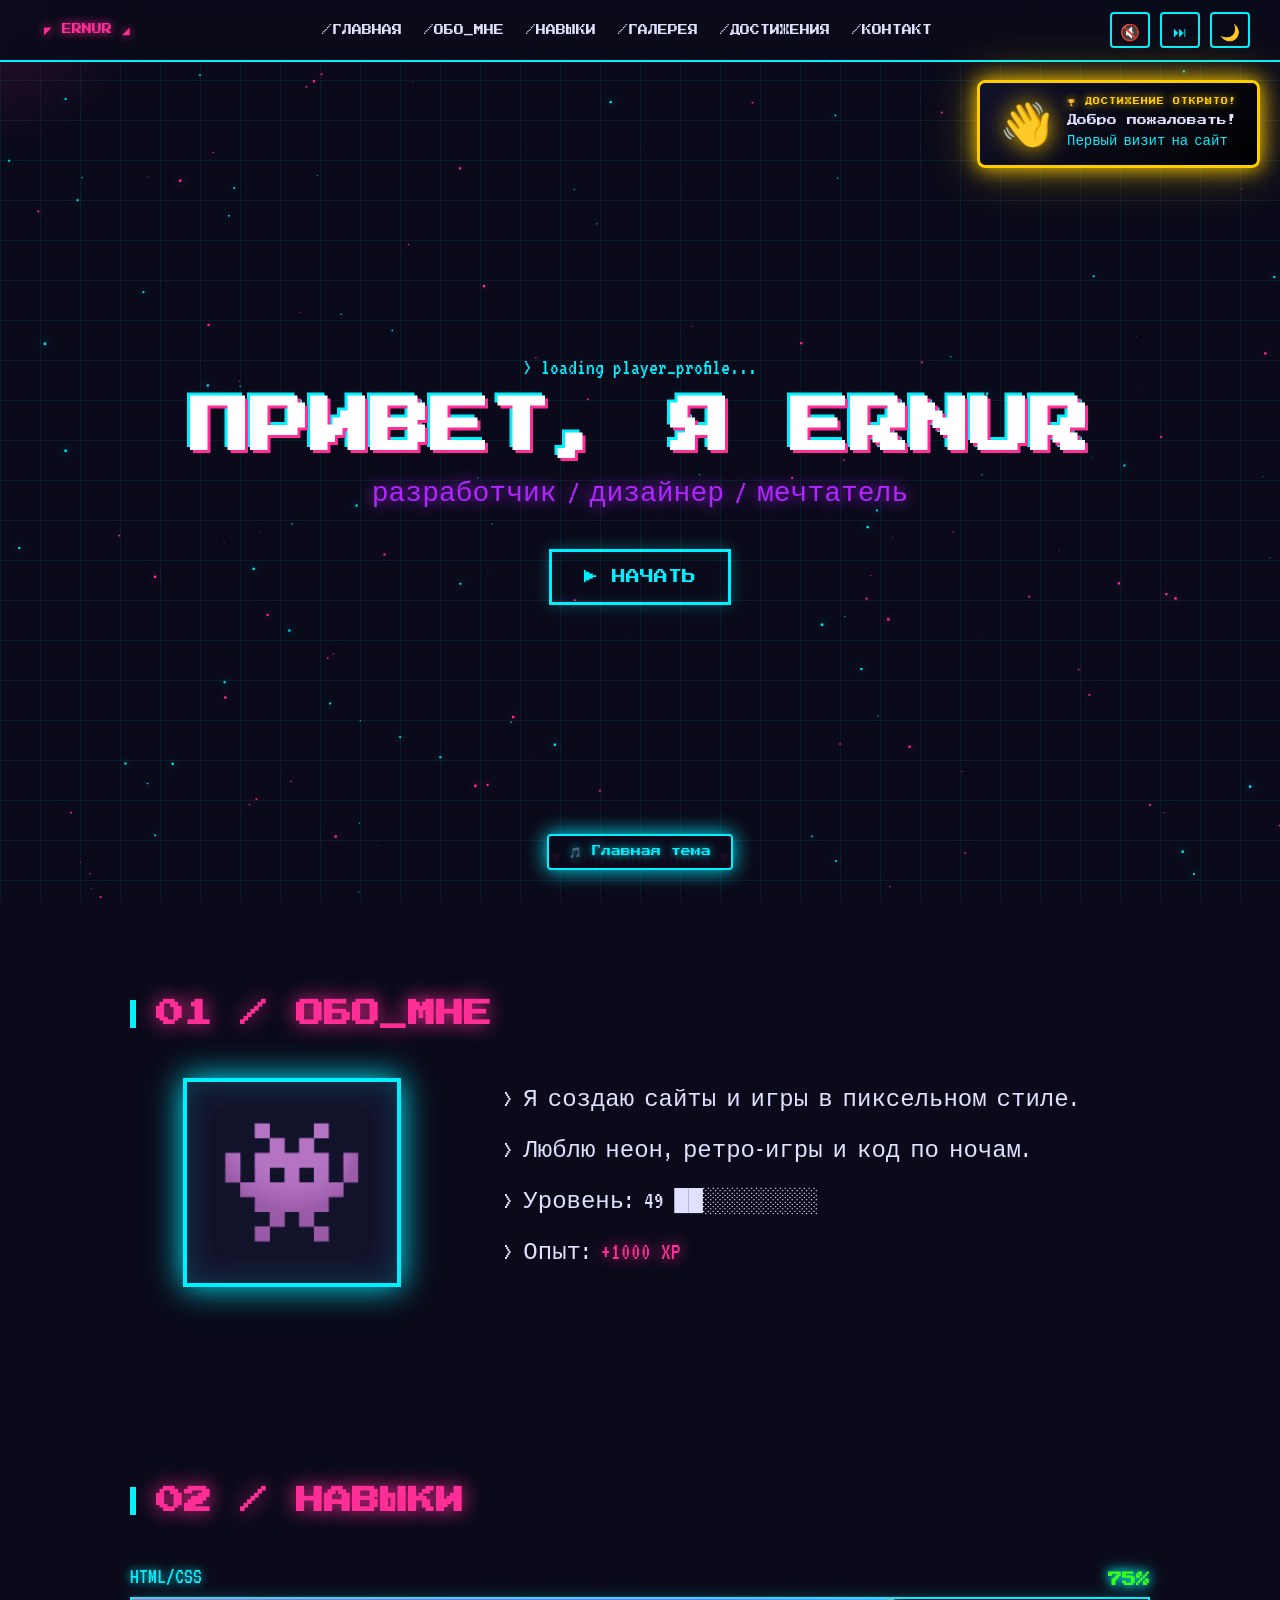
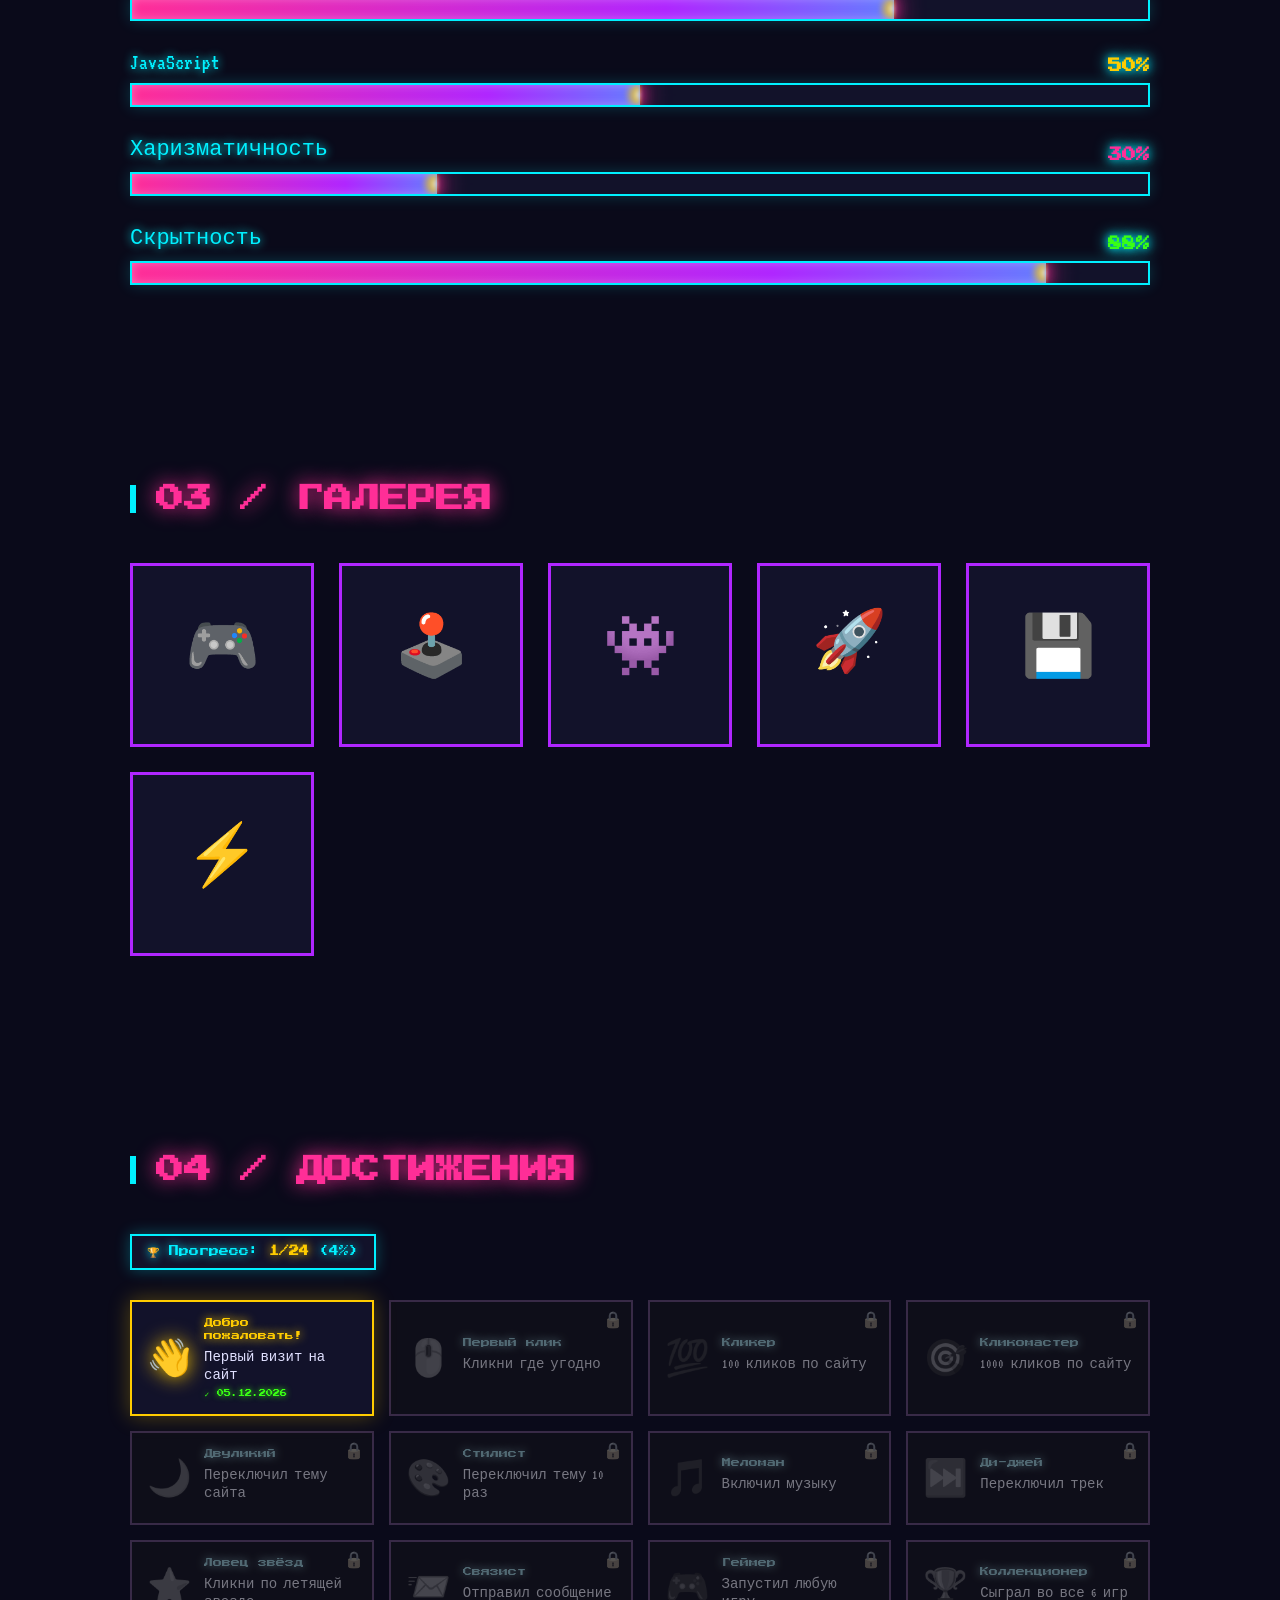
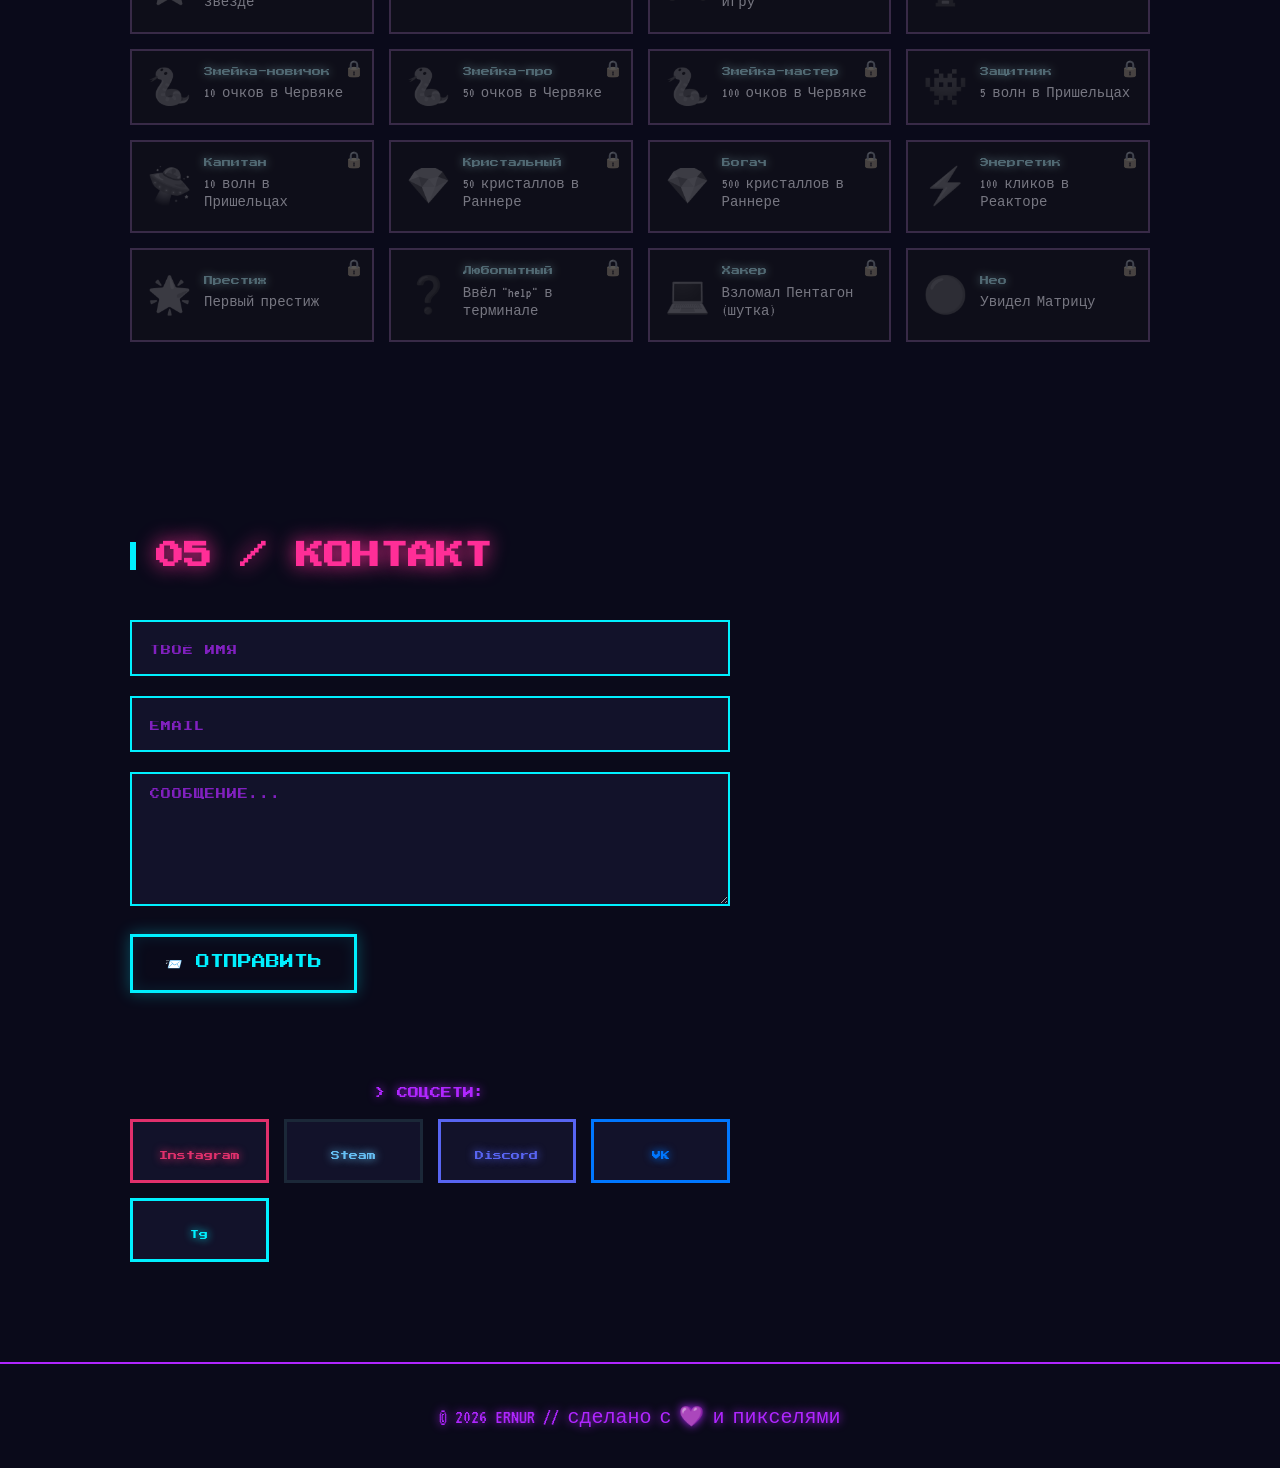
<file: index.html>
<!DOCTYPE html>
<html lang="ru">
<head>
    <meta charset="UTF-8">
    <meta name="viewport" content="width=device-width, initial-scale=1.0, maximum-scale=1.0, minimum-scale=1.0, user-scalable=no, viewport-fit=cover">
    <meta name="theme-color" content="#0a0a1a">
    <title>ERNUR</title>
    <link rel="icon" href="data:image/svg+xml,<svg xmlns=%22http://www.w3.org/2000/svg%22 viewBox=%220 0 100 100%22><text y=%22.9em%22 font-size=%2290%22>👾</text></svg>">
    <script>
        (function() {
            try {
                var theme = localStorage.getItem('siteTheme') || 'dark';
                if (theme === 'light') {
                    document.documentElement.classList.add('light');
                }
            } catch (e) {}
        })();
    </script>

    <link rel="preconnect" href="https://fonts.googleapis.com">
    <link rel="preconnect" href="https://fonts.gstatic.com" crossorigin>
    <link href="https://fonts.googleapis.com/css2?family=Press+Start+2P&family=VT323&display=swap" rel="stylesheet">
    <link rel="stylesheet" href="style.css">
</head>

<body>

    <div id="top"></div>

    <!-- Звёздный фон -->
    <canvas id="stars"></canvas>

    <!-- Курсор-свечение -->
    <div class="cursor-glow"></div>

    <!-- НАВИГАЦИЯ -->
    <nav>
        <a href="#top" class="logo" id="logoBtn" title="Наверх">
            ◤ ERNUR ◢
        </a>

        <ul id="navMenu">
            <li><a href="#hero">/ГЛАВНАЯ</a></li>
            <li><a href="#about">/ОБО_МНЕ</a></li>
            <li><a href="#skills">/НАВЫКИ</a></li>
            <li><a href="#gallery">/ГАЛЕРЕЯ</a></li>
            <li><a href="#achievements">/ДОСТИЖЕНИЯ</a></li>
            <li><a href="#contact">/КОНТАКТ</a></li>
        </ul>

        <div class="nav-actions">
            <button id="musicToggle" class="music-btn" title="Включить музыку">🔇</button>
            <button id="musicNext" class="music-next-btn" title="Следующий трек">⏭</button>
            <button id="themeToggle" title="Сменить тему">🌙</button>
            <button id="burgerBtn" class="burger" aria-label="Меню">
                <span></span>
                <span></span>
                <span></span>
            </button>
        </div>
    </nav>

    <!-- Затемнение под меню -->
    <div class="nav-overlay" id="navOverlay"></div>

    <!-- ГЛАВНАЯ -->
    <section id="hero" class="hero">
        <div class="hero-content">
            <p class="prompt">&gt; loading player_profile...</p>
            <h1 class="glitch" data-text="ПРИВЕТ, Я ERNUR">ПРИВЕТ, Я ERNUR</h1>
            <p class="subtitle">разработчик / дизайнер / мечтатель</p>
            <a href="#about" class="btn">▶ НАЧАТЬ</a>
        </div>
        <div class="scroll-hint">▼ скролль вниз ▼</div>
    </section>

    <!-- ОБО МНЕ -->
    <section id="about" class="section">
        <h2 class="section-title">01 / ОБО_МНЕ</h2>
        <div class="about-grid">
            <div class="avatar-frame">
                <div class="avatar">👾</div>
                <div class="avatar-glow"></div>
            </div>
            <div class="about-text">
                <p>&gt; Я создаю сайты и игры в пиксельном стиле.</p>
                <p>&gt; Люблю неон, ретро-игры и код по ночам.</p>
                <p>&gt; Уровень: <span id="level">1</span> ██░░░░░░░░</p>
                <p>&gt; Опыт: <span class="neon-text">+1000 XP</span></p>
            </div>
        </div>
    </section>

    <!-- НАВЫКИ -->
    <section id="skills" class="section">
        <h2 class="section-title">02 / НАВЫКИ</h2>
        <div class="skills-grid">
            <div class="skill" data-level="75">
                <div class="skill-header">
                    <span class="skill-name">HTML/CSS</span>
                    <span class="skill-percent">0%</span>
                </div>
                <div class="bar"><div class="fill"></div></div>
            </div>
            <div class="skill" data-level="50">
                <div class="skill-header">
                    <span class="skill-name">JavaScript</span>
                    <span class="skill-percent">0%</span>
                </div>
                <div class="bar"><div class="fill"></div></div>
            </div>
            <div class="skill" data-level="30">
                <div class="skill-header">
                    <span class="skill-name">Харизматичность</span>
                    <span class="skill-percent">0%</span>
                </div>
                <div class="bar"><div class="fill"></div></div>
            </div>
            <div class="skill" data-level="90">
                <div class="skill-header">
                    <span class="skill-name">Скрытность</span>
                    <span class="skill-percent">0%</span>
                </div>
                <div class="bar"><div class="fill"></div></div>
            </div>
        </div>
    </section>

    <!-- ГАЛЕРЕЯ -->
    <section id="gallery" class="section">
        <h2 class="section-title">03 / ГАЛЕРЕЯ</h2>
        <div class="gallery-grid">
            <a href="game.html" class="pixel-card" data-emoji="🎮"><span>ЧЕРВЯК.EXE</span></a>
            <a href="retro.html" class="pixel-card" data-emoji="🕹️"><span>Ретро Аркада</span></a>
            <a href="alien.html" class="pixel-card" data-emoji="👾"><span>Пришельцы</span></a>
            <a href="space.html" class="pixel-card" data-emoji="🚀"><span>Космический Гонщик</span></a>
            <a href="code.html" class="pixel-card" data-emoji="💾"><span>Код</span></a>
            <a href="power.html" class="pixel-card" data-emoji="⚡"><span>Сила</span></a>
        </div>
    </section>

    <!-- ДОСТИЖЕНИЯ -->
    <section id="achievements" class="section">
        <h2 class="section-title">04 / ДОСТИЖЕНИЯ</h2>

        <div class="achievements-header">
            <p class="achievements-progress">
                🏆 Прогресс: <b><span id="achDone">0</span>/<span id="achTotal">0</span></b>
                <span id="achPercent">(0%)</span>
            </p>
        </div>

        <div class="achievements-grid" id="achievementsGrid">
            <!-- Заполняется из JS -->
        </div>
    </section>

    <!-- КОНТАКТ -->
    <section id="contact" class="section">
        <h2 class="section-title">05 / КОНТАКТ</h2>

        <form
            id="contactForm"
            class="pixel-form"
            action="https://formsubmit.co/ernurrud@gmail.com"
            method="POST"
        >
            <input type="hidden" name="_captcha" value="false">
            <input type="hidden" name="_subject" value="💜 Новое сообщение с портфолио ERNUR">
            <input type="hidden" name="_template" value="table">
            <input type="hidden" name="_honey" value="" style="display:none">

            <div class="input-group">
                <input
                    type="text"
                    id="name"
                    name="name"
                    placeholder="ТВОЁ ИМЯ"
                    required
                    minlength="2"
                    maxlength="50"
                >
            </div>

            <div class="input-group">
                <input
                    type="email"
                    id="email"
                    name="email"
                    placeholder="EMAIL"
                    required
                >
            </div>

            <div class="input-group">
                <textarea
                    id="message"
                    name="message"
                    placeholder="СООБЩЕНИЕ..."
                    rows="5"
                    required
                    minlength="10"
                    maxlength="1000"
                ></textarea>
            </div>

            <button type="submit" class="btn" id="submitBtn">📨 ОТПРАВИТЬ</button>

            <p id="formStatus" class="form-status"></p>
        </form>

        <!-- СОЦСЕТИ -->
        <div class="socials-block">
            <p class="socials-title">&gt; СОЦСЕТИ:</p>

            <div class="socials-grid">
                <a href="https://instagram.com/ernur_rud"
                   class="social-btn instagram"
                   target="_blank"
                   rel="noopener noreferrer"
                   title="Instagram">
                    <span class="social-icon"><instagram class="com"></instagram></span>
                    <span class="social-name">Instagram</span>
                </a>

                <a href="https://steamcommunity.com/id/angela_rud"
                   class="social-btn steam"
                   target="_blank"
                   rel="noopener noreferrer"
                   title="Steam">
                    <span class="social-icon"><steam class="com"></steam></span>
                    <span class="social-name">Steam</span>
                </a>

                <a href="https://discord.com/users/ernur_rud"
                   class="social-btn discord"
                   target="_blank"
                   rel="noopener noreferrer"
                   title="Discord">
                    <span class="social-icon"><discord class="com"></discord></span>
                    <span class="social-name">Discord</span>
                </a>

                <a href="https://vk.com/ernur_rud"
                   class="social-btn vk"
                   target="_blank"
                   rel="noopener noreferrer"
                   title="VK">
                    <span class="social-icon"><vk class="com"></vk></span>
                    <span class="social-name">VK</span>
                </a>
                <a href="https://t.me/ernur_rud"
                   class="social-btn Tg"
                   target="_blank"
                   rel="noopener noreferrer"
                   title="Tg">
                    <span class="social-icon"><telegram class="com"></telegram></span>
                    <span class="social-name">Tg</span>
                </a>
            </div>
        </div>
    </section>

    <footer>
        <p>© 2026 ERNUR // сделано с 💜 и пикселями</p>
    </footer>

    <!-- МОДАЛКА С ФОТО -->
    <div class="photo-modal" id="photoModal">
        <div class="photo-content">
            <button class="photo-close" id="photoClose" title="Закрыть">✕</button>
            <div class="photo-frame">
                <img src="images/photo.png" alt="Это Асылан, мой друг XD" id="photoImg">
            </div>
            <p class="photo-caption" id="photoCaption">📸 Это Аслан, мой друг XD</p>
        </div>
    </div>

    <script src="nozoom.js"></script>
    <script src="theme.js"></script>
    <script src="music.js"></script>
    <script src="achievements.js"></script>
    <script src="script.js"></script>
    
</body>
</html>
</file>
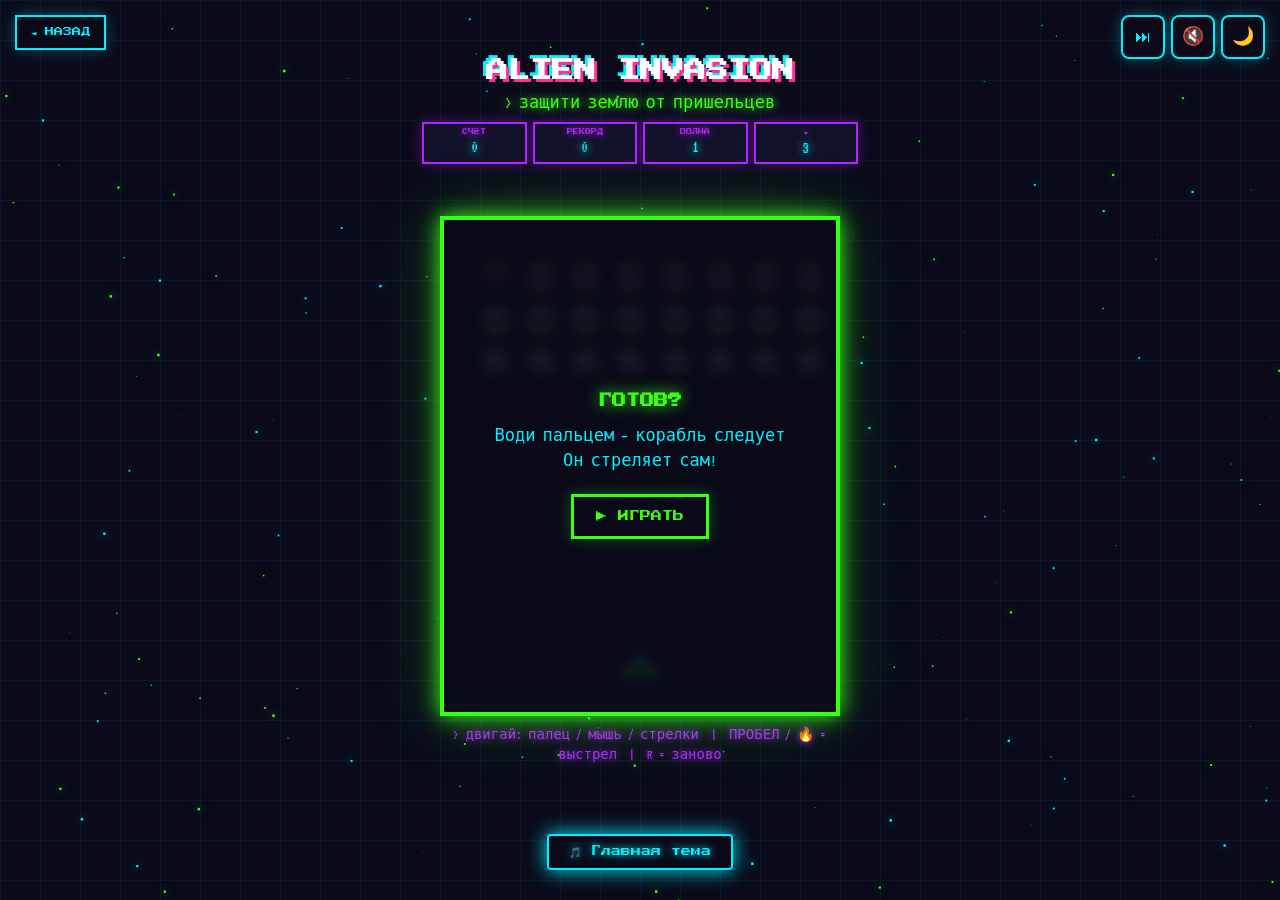
<file: alien.html>
<!DOCTYPE html>
<html lang="ru">
<head>
    <meta charset="UTF-8">
    <meta name="viewport" content="width=device-width, initial-scale=1.0, maximum-scale=1.0, minimum-scale=1.0, user-scalable=no, viewport-fit=cover">
    <meta name="theme-color" content="#0a0a1a">
    <title>Пришельцы</title>
    <link rel="icon" href="data:image/svg+xml,<svg xmlns=%22http://www.w3.org/2000/svg%22 viewBox=%220 0 100 100%22><text y=%22.9em%22 font-size=%2290%22>👾</text></svg>">

    <script>
    (function() {
        try {
            var theme = localStorage.getItem('siteTheme') || 'dark';
            if (theme === 'light') {
                document.documentElement.classList.add('light');
            }
        } catch (e) {}
    })();
</script>
    <link rel="preconnect" href="https://fonts.googleapis.com">
    <link rel="preconnect" href="https://fonts.gstatic.com" crossorigin>
    <link href="https://fonts.googleapis.com/css2?family=Press+Start+2P&family=VT323&display=swap" rel="stylesheet">
    <link rel="stylesheet" href="alien.css">
</head>
<body>
    <canvas id="stars"></canvas>

    <a href="index.html" class="back-btn">◄ НАЗАД</a>

    <button id="musicToggle" class="music-btn" title="Включить музыку">🔇</button>
    <button id="musicNext" class="music-next-btn" title="Следующий трек">⏭</button>
    <button id="themeToggle" title="Сменить тему">🌙</button>

    <main class="alien-container">
        <h1 class="alien-title glitch" data-text="ALIEN INVASION">ALIEN INVASION</h1>
        <p class="alien-subtitle">&gt; защити землю от пришельцев</p>

        <!-- HUD -->
        <div class="hud">
            <div class="hud-item">
                <span class="hud-label">СЧЁТ</span>
                <span class="hud-value" id="score">0</span>
            </div>
            <div class="hud-item">
                <span class="hud-label">РЕКОРД</span>
                <span class="hud-value" id="highScore">0</span>
            </div>
            <div class="hud-item">
                <span class="hud-label">ВОЛНА</span>
                <span class="hud-value" id="wave">1</span>
            </div>
            <div class="hud-item">
                <span class="hud-label">❤️</span>
                <span class="hud-value" id="lives">3</span>
            </div>
        </div>

        <!-- Панель активных бонусов -->
        <div class="powerups-bar" id="powerupsBar">
            <div class="powerup-tag hidden" id="tagRapid">
                ⚡ <span id="rapidTime">0</span>с
            </div>
            <div class="powerup-tag hidden" id="tagShield">
                🛡️ <span id="shieldTime">0</span>с
            </div>
            <div class="powerup-tag hidden" id="tagTriple">
                🔫×3 <span id="tripleTime">0</span>с
            </div>
        </div>

        <!-- Игровое поле -->
        <div class="canvas-wrapper" id="canvasWrapper">
            <canvas id="game" width="400" height="500"></canvas>

            <div class="overlay" id="overlay">
                <div class="overlay-content">
                    <h2 id="overlayTitle">ГОТОВ?</h2>
                    <p id="overlayText">Води пальцем — корабль следует<br>Он стреляет сам!</p>
                    <button id="startBtn" class="btn">▶ ИГРАТЬ</button>
                </div>
            </div>
        </div>

        <!-- Кнопки управления (для мобильных) -->
        <div class="controls">
            <button class="ctrl-btn" id="leftBtn">◄</button>
            <button class="ctrl-btn fire" id="fireBtn">🔥</button>
            <button class="ctrl-btn" id="rightBtn">►</button>
        </div>

        <p class="hint">
            &gt; двигай: палец / мышь / стрелки &nbsp;|&nbsp; ПРОБЕЛ / 🔥 = выстрел &nbsp;|&nbsp; R = заново
        </p>
    </main>

    <script src="music.js"></script>
    <script src="alien.js"></script>
    <script src="theme.js"></script>
    <script src="nozoom.js"></script>
    <script src="achievements.js"></script>
</body>
</html>
</file>
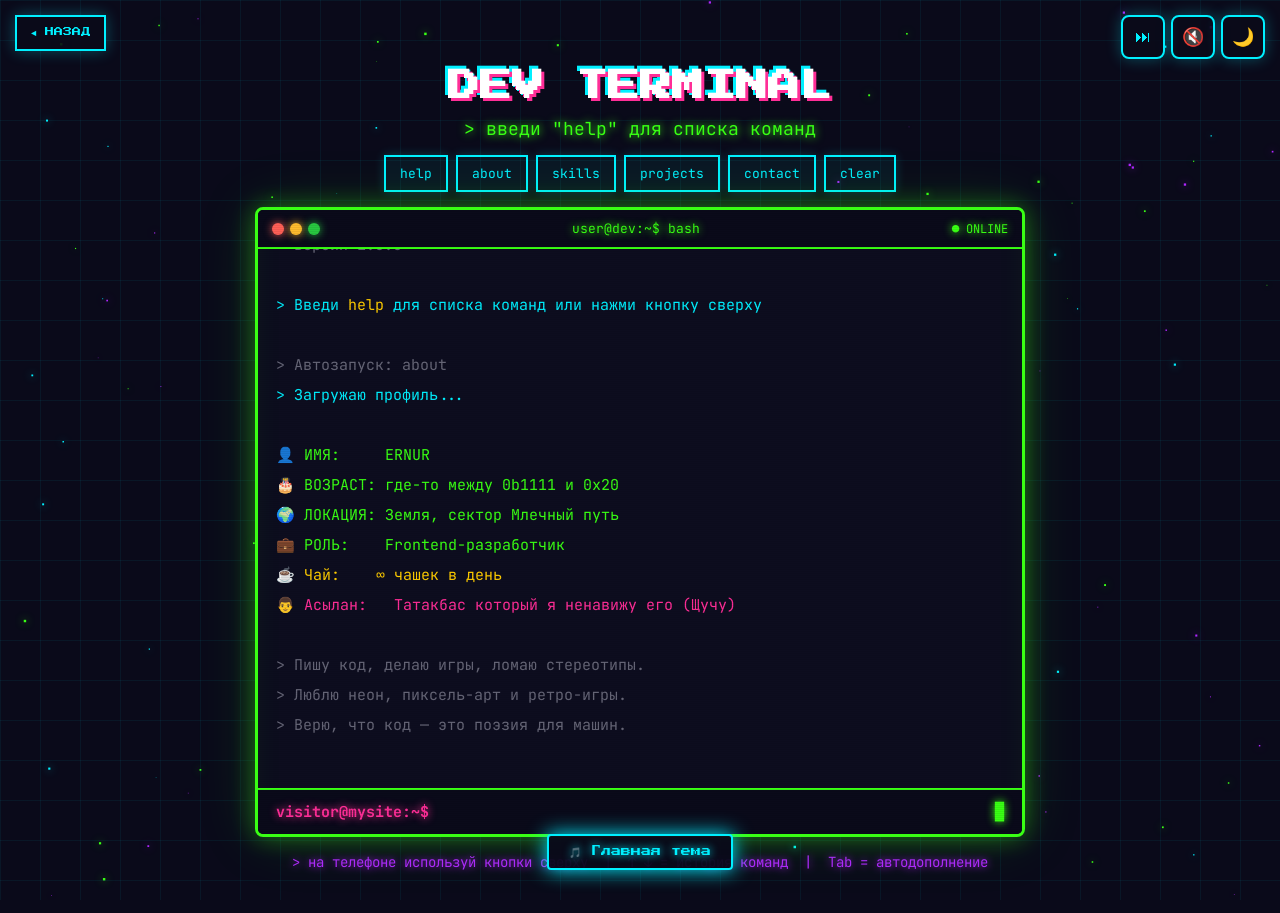
<file: code.html>
<!DOCTYPE html>
<html lang="ru">
<head>
    <meta charset="UTF-8">
    <meta name="viewport" content="width=device-width, initial-scale=1.0, maximum-scale=1.0, minimum-scale=1.0, user-scalable=no, viewport-fit=cover">
    <meta name="theme-color" content="#0a0a1a">
    <title>Код</title>
    <link rel="icon" href="data:image/svg+xml,<svg xmlns=%22http://www.w3.org/2000/svg%22 viewBox=%220 0 100 100%22><text y=%22.9em%22 font-size=%2290%22>👾</text></svg>">

    <script>
    (function() {
        try {
            var theme = localStorage.getItem('siteTheme') || 'dark';
            if (theme === 'light') {
                document.documentElement.classList.add('light');
            }
        } catch (e) {}
    })();
</script>
    <link rel="preconnect" href="https://fonts.googleapis.com">
    <link rel="preconnect" href="https://fonts.gstatic.com" crossorigin>
    <link href="https://fonts.googleapis.com/css2?family=Press+Start+2P&family=VT323&family=JetBrains+Mono:wght@400;700&display=swap" rel="stylesheet">
    <link rel="stylesheet" href="code.css">
</head>
<body>
    <canvas id="stars"></canvas>

    <a href="index.html" class="back-btn">◄ НАЗАД</a>

    <button id="musicToggle" class="music-btn" title="Включить музыку">🔇</button>
    <button id="musicNext" class="music-next-btn" title="Следующий трек">⏭</button>
    <button id="themeToggle" title="Сменить тему">🌙</button>

    <main class="code-container">
        <h1 class="code-title glitch" data-text="DEV TERMINAL">DEV TERMINAL</h1>
        <p class="code-subtitle">&gt; введи "help" для списка команд</p>

        <!-- Быстрые команды -->
        <div class="quick-cmds">
            <button class="quick-btn" data-cmd="help">help</button>
            <button class="quick-btn" data-cmd="about">about</button>
            <button class="quick-btn" data-cmd="skills">skills</button>
            <button class="quick-btn" data-cmd="projects">projects</button>
            <button class="quick-btn" data-cmd="contact">contact</button>
            <button class="quick-btn" data-cmd="clear">clear</button>
        </div>

        <!-- Окно терминала -->
        <div class="terminal" id="terminal">
            <div class="terminal-header">
                <div class="terminal-dots">
                    <span class="dot red"></span>
                    <span class="dot yellow"></span>
                    <span class="dot green"></span>
                </div>
                <div class="terminal-title">user@dev:~$ bash</div>
                <div class="terminal-status" id="terminalStatus">● ONLINE</div>
            </div>

            <div class="terminal-body" id="terminalBody">
                <!-- Сюда JS добавляет строки -->
            </div>

            <div class="terminal-input-line">
                <span class="prompt">visitor@mysite:~$</span>
                <input
                    type="text"
                    id="terminalInput"
                    class="terminal-input"
                    autocomplete="off"
                    spellcheck="false"
                    autofocus
                >
                <span class="cursor" id="cursor">█</span>
            </div>
        </div>

        <p class="hint">
            &gt; на телефоне используй кнопки сверху &nbsp;|&nbsp; ↑ ↓ = история команд &nbsp;|&nbsp; Tab = автодополнение
        </p>
    </main>
    
    <script src="music.js"></script>
    <script src="code.js"></script>
    <script src="theme.js"></script>
    <script src="nozoom.js"></script>
    <script src="achievements.js"></script>
</body>
</html>
</file>
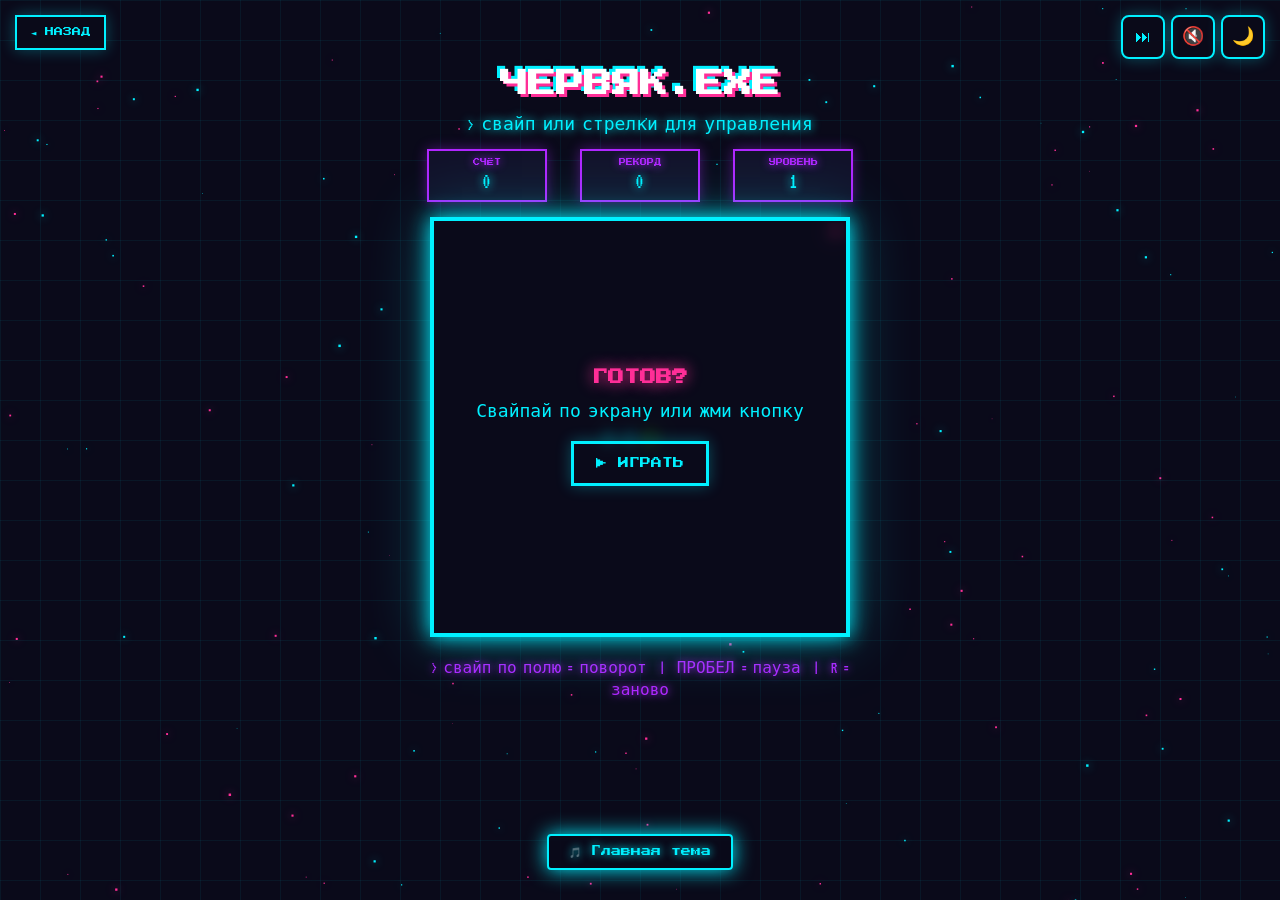
<file: game.html>
<!DOCTYPE html>
<html lang="ru">
<head>
    <meta charset="UTF-8">
    <meta name="viewport" content="width=device-width, initial-scale=1.0, maximum-scale=1.0, user-scalable=no">
    <meta name="theme-color" content="#0a0a1a">
    <title>◤ ЧЕРВЯК.EXE ◢</title>
    <link rel="icon" href="data:image/svg+xml,<svg xmlns=%22http://www.w3.org/2000/svg%22 viewBox=%220 0 100 100%22><text y=%22.9em%22 font-size=%2290%22>👾</text></svg>">

    <script>
    (function() {
        try {
            var theme = localStorage.getItem('siteTheme') || 'dark';
            if (theme === 'light') {
                document.documentElement.classList.add('light');
            }
        } catch (e) {}
    })();
</script>
    <link rel="preconnect" href="https://fonts.googleapis.com">
    <link rel="preconnect" href="https://fonts.gstatic.com" crossorigin>
    <link href="https://fonts.googleapis.com/css2?family=Press+Start+2P&family=VT323&display=swap" rel="stylesheet">
    <link rel="stylesheet" href="game.css">
</head>
<body>
    <!-- Звёздный фон -->
    <canvas id="stars"></canvas>

    <!-- Кнопка назад -->
    <a href="index.html" class="back-btn">◄ НАЗАД</a>

    <button id="musicToggle" class="music-btn" title="Включить музыку">🔇</button>
    <button id="musicNext" class="music-next-btn" title="Следующий трек">⏭</button>
    <button id="themeToggle" title="Сменить тему">🌙</button>

    <main class="game-container">
        <h1 class="game-title glitch" data-text="ЧЕРВЯК.EXE">ЧЕРВЯК.EXE</h1>
        <p class="game-subtitle">&gt; свайп или стрелки для управления</p>

        <!-- HUD -->
        <div class="hud">
            <div class="hud-item">
                <span class="hud-label">СЧЁТ</span>
                <span class="hud-value" id="score">0</span>
            </div>
            <div class="hud-item">
                <span class="hud-label">РЕКОРД</span>
                <span class="hud-value" id="highScore">0</span>
            </div>
            <div class="hud-item">
                <span class="hud-label">УРОВЕНЬ</span>
                <span class="hud-value" id="level">1</span>
            </div>
        </div>

        <!-- Игровое поле -->
        <div class="canvas-wrapper" id="canvasWrapper">
            <canvas id="game" width="400" height="400"></canvas>

            <!-- Оверлей -->
            <div class="overlay" id="overlay">
                <div class="overlay-content">
                    <h2 id="overlayTitle">ГОТОВ?</h2>
                    <p id="overlayText">Свайпай по экрану или жми кнопку</p>
                    <button id="startBtn" class="btn">▶ ИГРАТЬ</button>
                </div>
            </div>
        </div>

        <!-- Кнопки управления (для мобилок) -->
        <div class="mobile-controls">
            <button class="arrow" data-dir="up">▲</button>
            <div class="row">
                <button class="arrow" data-dir="left">◄</button>
                <button class="arrow" data-dir="pause" id="pauseBtn">⏸</button>
                <button class="arrow" data-dir="right">►</button>
            </div>
            <button class="arrow" data-dir="down">▼</button>
        </div>

        <p class="hint">
            &gt; свайп по полю = поворот &nbsp;|&nbsp; ПРОБЕЛ = пауза &nbsp;|&nbsp; R = заново
        </p>
    </main>

    <script src="music.js"></script>
    <script src="game.js"></script>
    <script src="theme.js"></script>
    <script src="nozoom.js"></script>
    <script src="achievements.js"></script>
</body>
</html>
</file>
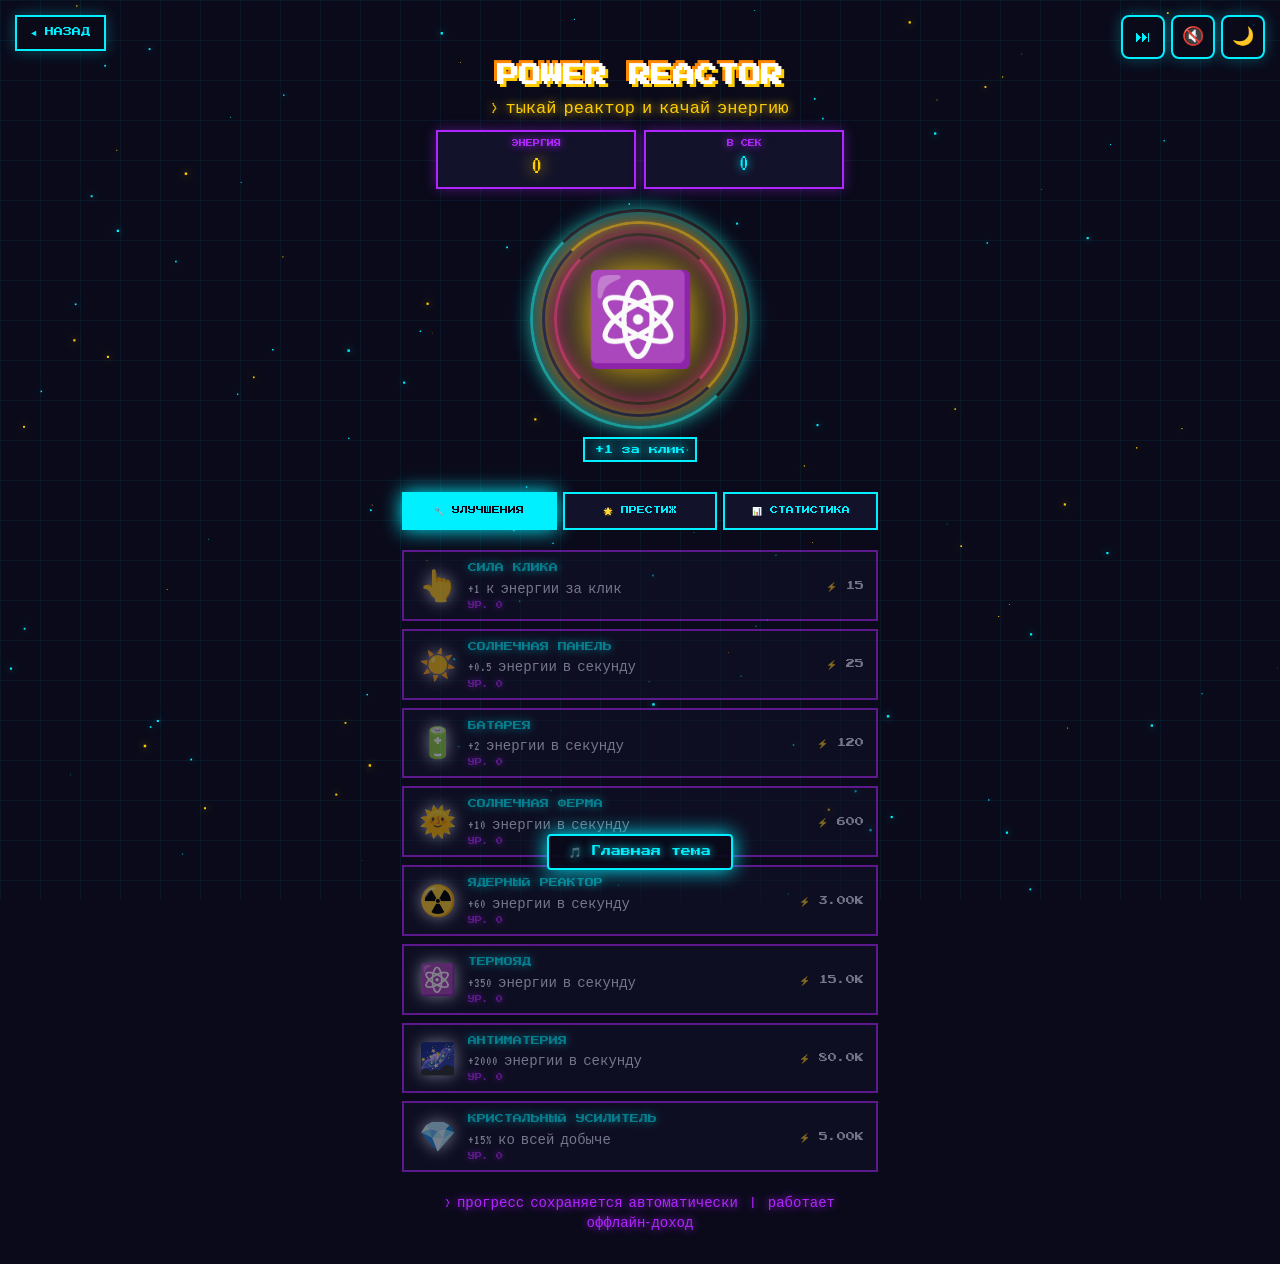
<file: power.html>
<!DOCTYPE html>
<html lang="ru">
<head>
    <meta charset="UTF-8">
    <meta name="viewport" content="width=device-width, initial-scale=1.0, maximum-scale=1.0, user-scalable=no">
    <meta name="theme-color" content="#0a0a1a">
    <title>СИЛА</title>
    <link rel="icon" href="data:image/svg+xml,<svg xmlns=%22http://www.w3.org/2000/svg%22 viewBox=%220 0 100 100%22><text y=%22.9em%22 font-size=%2290%22>👾</text></svg>">

    <!-- Тема ДО стилей — чтобы не мигало -->
    <script>
        (function() {
            try {
                var theme = localStorage.getItem('siteTheme') || 'dark';
                if (theme === 'light') {
                    document.documentElement.classList.add('light');
                }
            } catch (e) {}
        })();
    </script>

    <link rel="preconnect" href="https://fonts.googleapis.com">
    <link rel="preconnect" href="https://fonts.gstatic.com" crossorigin>
    <link href="https://fonts.googleapis.com/css2?family=Press+Start+2P&family=VT323&display=swap" rel="stylesheet">
    <link rel="stylesheet" href="power.css">
</head>
<body>
    <canvas id="stars"></canvas>

    <a href="index.html" class="back-btn">◄ НАЗАД</a>

    <!-- КНОПКА ТЕМЫ -->
    <button id="musicToggle" class="music-btn" title="Включить музыку">🔇</button>
    <button id="musicNext" class="music-next-btn" title="Следующий трек">⏭</button>
    <button id="themeToggle" title="Сменить тему">🌙</button>

    <main class="power-container">
        <h1 class="power-title glitch" data-text="POWER REACTOR">POWER REACTOR</h1>
        <p class="power-subtitle">&gt; тыкай реактор и качай энергию</p>

        <!-- HUD -->
        <div class="hud">
            <div class="hud-item big">
                <span class="hud-label">ЭНЕРГИЯ</span>
                <span class="hud-value" id="energy">0</span>
            </div>
            <div class="hud-item">
                <span class="hud-label">В СЕК</span>
                <span class="hud-value" id="eps">0</span>
            </div>
        </div>

        <!-- РЕАКТОР -->
        <div class="reactor-wrapper">
            <button class="reactor" id="reactor" aria-label="Тыкай реактор">
                <div class="reactor-ring ring1"></div>
                <div class="reactor-ring ring2"></div>
                <div class="reactor-ring ring3"></div>
                <div class="reactor-core" id="reactorCore">⚛️</div>
            </button>
            <div class="reactor-hint" id="reactorHint">+1 за клик</div>
        </div>

        <!-- ВКЛАДКИ -->
        <div class="tabs">
            <button class="tab active" data-tab="upgrades">🔧 УЛУЧШЕНИЯ</button>
            <button class="tab" data-tab="prestige">🌟 ПРЕСТИЖ</button>
            <button class="tab" data-tab="stats">📊 СТАТИСТИКА</button>
        </div>

        <!-- СОДЕРЖИМОЕ ВКЛАДОК -->
        <div class="tab-content">
            <div class="tab-panel active" id="panel-upgrades">
                <div class="items-list" id="upgradesList"></div>
            </div>

            <div class="tab-panel" id="panel-prestige">
                <div class="prestige-box">
                    <h2>🌟 ПРЕСТИЖ</h2>
                    <p class="prestige-desc">
                        Сбрось весь прогресс, но получи <b>звёзды</b>.<br>
                        Каждая звезда даёт <b>+10%</b> к добыче энергии навсегда.
                    </p>
                    <div class="prestige-info">
                        <div class="prestige-stat">
                            <span class="hud-label">ЗВЁЗДЫ</span>
                            <span class="hud-value" id="starsCount">0</span>
                        </div>
                        <div class="prestige-stat">
                            <span class="hud-label">БОНУС</span>
                            <span class="hud-value" id="starsBonus">+0%</span>
                        </div>
                        <div class="prestige-stat">
                            <span class="hud-label">ПОЛУЧИШЬ</span>
                            <span class="hud-value" id="starsGain">0</span>
                        </div>
                    </div>
                    <button class="prestige-btn" id="prestigeBtn" disabled>
                        🌟 ПРЕСТИЖ
                    </button>
                </div>
            </div>

            <div class="tab-panel" id="panel-stats">
                <div class="stats-box">
                    <div class="stat-row">
                        <span>Всего энергии добыто:</span>
                        <b id="statTotal">0</b>
                    </div>
                    <div class="stat-row">
                        <span>Всего кликов:</span>
                        <b id="statClicks">0</b>
                    </div>
                    <div class="stat-row">
                        <span>За клик:</span>
                        <b id="statPerClick">1</b>
                    </div>
                    <div class="stat-row">
                        <span>В секунду:</span>
                        <b id="statPerSec">0</b>
                    </div>
                    <div class="stat-row">
                        <span>Куплено улучшений:</span>
                        <b id="statUpgrades">0</b>
                    </div>
                    <div class="stat-row">
                        <span>Престижей сделано:</span>
                        <b id="statPrestiges">0</b>
                    </div>
                    <div class="stat-row">
                        <span>Играешь:</span>
                        <b id="statTime">0с</b>
                    </div>
                </div>

                <button class="reset-btn" id="resetBtn">
                    ⚠️ СБРОСИТЬ ВСЁ
                </button>
            </div>
        </div>

        <p class="hint">
            &gt; прогресс сохраняется автоматически &nbsp;|&nbsp; работает оффлайн-доход
        </p>
    </main>

    <script src="music.js"></script>
    <script src="theme.js"></script>
    <script src="power.js"></script>
    <script src="nozoom.js"></script>
    <script src="achievements.js"></script>
</body>
</html>
</file>
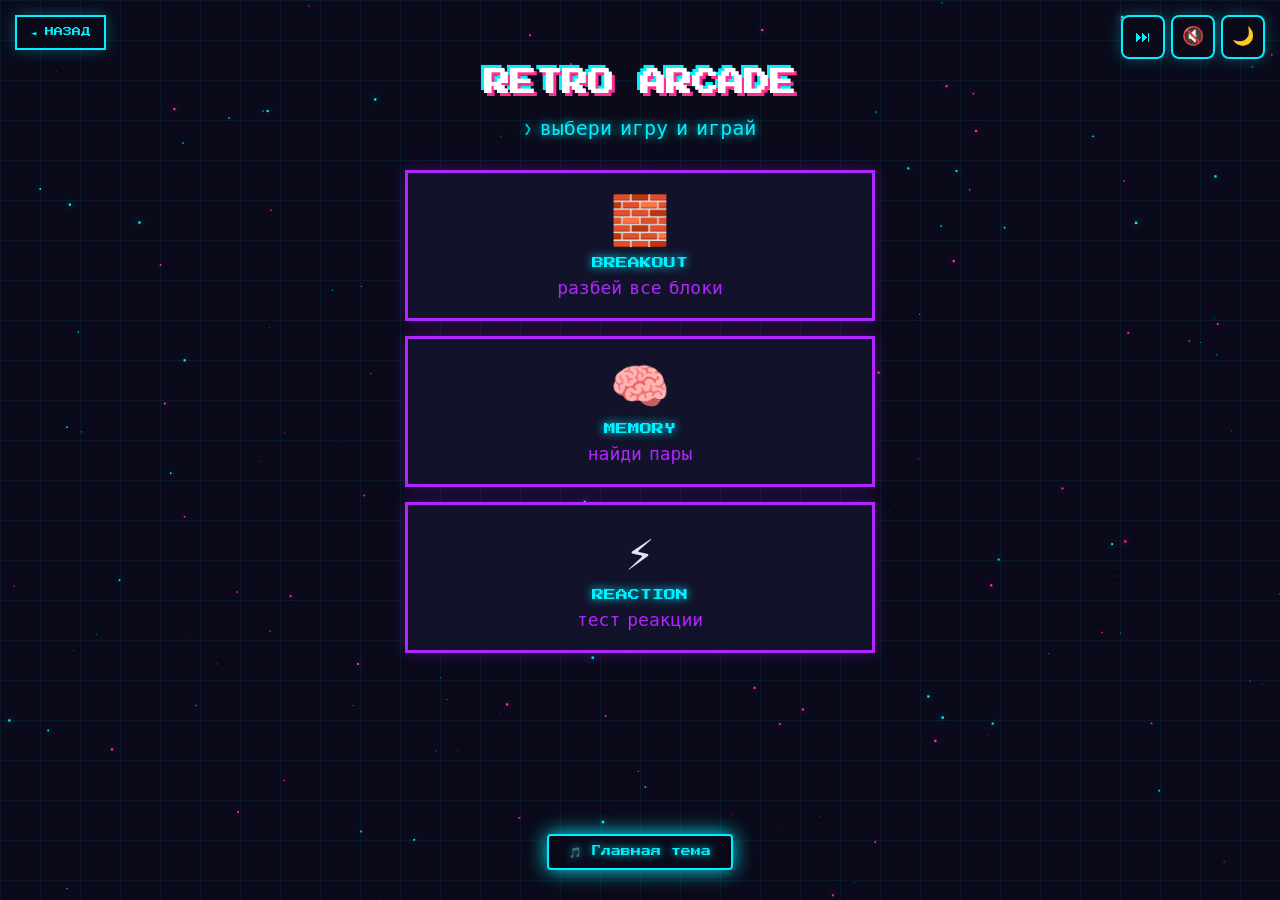
<file: retro.html>
<!DOCTYPE html>
<html lang="ru">
<head>
    <meta charset="UTF-8">
    <meta name="viewport" content="width=device-width, initial-scale=1.0, maximum-scale=1.0, minimum-scale=1.0, user-scalable=no, viewport-fit=cover">
    <meta name="theme-color" content="#0a0a1a">
    <title>Ретро Аркада</title>
    <link rel="icon" href="data:image/svg+xml,<svg xmlns=%22http://www.w3.org/2000/svg%22 viewBox=%220 0 100 100%22><text y=%22.9em%22 font-size=%2290%22>👾</text></svg>">

    <script>
    (function() {
        try {
            var theme = localStorage.getItem('siteTheme') || 'dark';
            if (theme === 'light') {
                document.documentElement.classList.add('light');
            }
        } catch (e) {}
    })();
</script>
    <link rel="preconnect" href="https://fonts.googleapis.com">
    <link rel="preconnect" href="https://fonts.gstatic.com" crossorigin>
    <link href="https://fonts.googleapis.com/css2?family=Press+Start+2P&family=VT323&display=swap" rel="stylesheet">
    <link rel="stylesheet" href="retro.css">
</head>
<body>
    <canvas id="stars"></canvas>

    <a href="index.html" class="back-btn">◄ НАЗАД</a>

    <button id="musicToggle" class="music-btn" title="Включить музыку">🔇</button>
    <button id="musicNext" class="music-next-btn" title="Следующий трек">⏭</button>
    <button id="themeToggle" title="Сменить тему">🌙</button>
    <main class="retro-container">
        <h1 class="retro-title glitch" data-text="RETRO ARCADE">RETRO ARCADE</h1>
        <p class="retro-subtitle">&gt; выбери игру и играй</p>

        <!-- МЕНЮ ИГР -->
        <div class="game-menu" id="gameMenu">
            <button class="menu-card" data-game="breakout">
                <span class="menu-emoji">🧱</span>
                <span class="menu-name">BREAKOUT</span>
                <span class="menu-desc">разбей все блоки</span>
            </button>
            <button class="menu-card" data-game="memory">
                <span class="menu-emoji">🧠</span>
                <span class="menu-name">MEMORY</span>
                <span class="menu-desc">найди пары</span>
            </button>
            <button class="menu-card" data-game="reaction">
                <span class="menu-emoji">⚡</span>
                <span class="menu-name">REACTION</span>
                <span class="menu-desc">тест реакции</span>
            </button>
        </div>

        <!-- ИГРОВАЯ ЗОНА -->
        <div class="game-area hidden" id="gameArea">
            <button class="close-btn" id="closeGame">✕</button>

            <h2 class="game-title" id="gameTitle">BREAKOUT</h2>

            <!-- BREAKOUT -->
            <div class="game-panel" id="panel-breakout">
                <div class="hud-mini">
                    <div class="hud-item">
                        <span class="hud-label">СЧЁТ</span>
                        <span class="hud-value" id="bScore">0</span>
                    </div>
                    <div class="hud-item">
                        <span class="hud-label">ЖИЗНИ</span>
                        <span class="hud-value" id="bLives">3</span>
                    </div>
                    <div class="hud-item">
                        <span class="hud-label">УРОВЕНЬ</span>
                        <span class="hud-value" id="bLevel">1</span>
                    </div>
                </div>
                <div class="canvas-wrapper" id="bWrapper">
                    <canvas id="breakoutCanvas" width="400" height="500"></canvas>
                    <div class="overlay" id="bOverlay">
                        <div class="overlay-content">
                            <h2 id="bOverlayTitle">ГОТОВ?</h2>
                            <p id="bOverlayText">Води пальцем / мышью</p>
                            <button id="bStartBtn" class="btn">▶ ИГРАТЬ</button>
                        </div>
                    </div>
                </div>
                <p class="hint">&gt; двигай платформу пальцем или мышью</p>
            </div>

            <!-- MEMORY -->
            <div class="game-panel hidden" id="panel-memory">
                <div class="hud-mini">
                    <div class="hud-item">
                        <span class="hud-label">ХОДЫ</span>
                        <span class="hud-value" id="mMoves">0</span>
                    </div>
                    <div class="hud-item">
                        <span class="hud-label">ПАРЫ</span>
                        <span class="hud-value" id="mPairs">0/8</span>
                    </div>
                    <div class="hud-item">
                        <span class="hud-label">ВРЕМЯ</span>
                        <span class="hud-value" id="mTime">0s</span>
                    </div>
                </div>
                <div class="memory-grid" id="memoryGrid"></div>
                <button class="btn" id="mRestart" style="margin-top: 15px;">↻ ЗАНОВО</button>
            </div>

            <!-- REACTION -->
            <div class="game-panel hidden" id="panel-reaction">
                <div class="hud-mini">
                    <div class="hud-item">
                        <span class="hud-label">ЛУЧШЕЕ</span>
                        <span class="hud-value" id="rBest">—</span>
                    </div>
                    <div class="hud-item">
                        <span class="hud-label">ПОПЫТКА</span>
                        <span class="hud-value" id="rTry">1</span>
                    </div>
                </div>
                <div class="reaction-zone" id="reactionZone">
                    <div class="reaction-text" id="reactionText">
                        НАЖМИ, ЧТОБЫ НАЧАТЬ
                    </div>
                </div>
                <p class="hint">&gt; жми как только экран станет зелёным</p>
            </div>
        </div>
    </main>

    <script src="music.js"></script>
    <script src="retro.js"></script>
    <script src="theme.js"></script>
    <script src="nozoom.js"></script>
    <script src="achievements.js"></script>
</body>
</html>
</file>
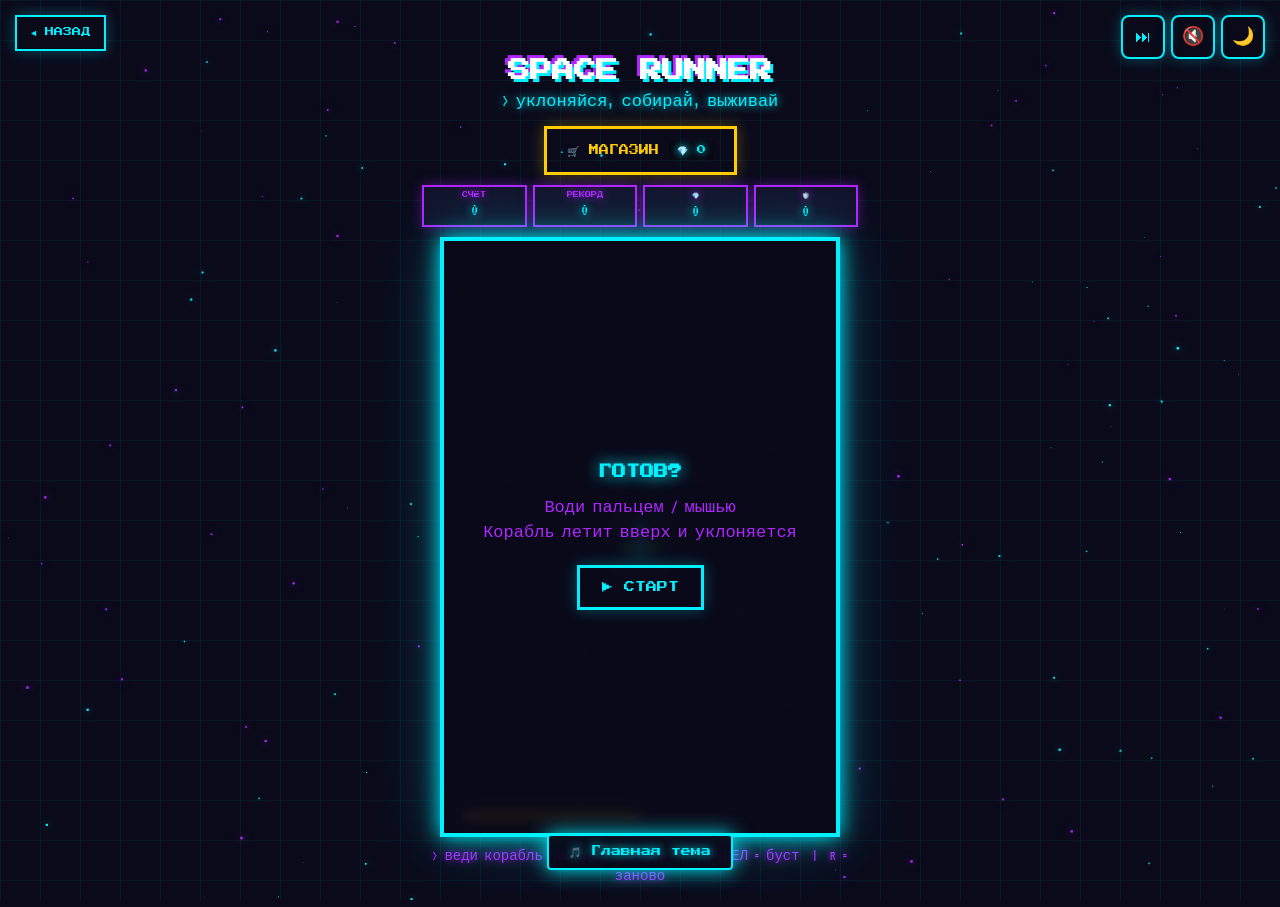
<file: space.html>
<!DOCTYPE html>
<html lang="ru">
<head>
    <meta charset="UTF-8">
    <meta name="viewport" content="width=device-width, initial-scale=1.0, maximum-scale=1.0, minimum-scale=1.0, user-scalable=no, viewport-fit=cover">
    <meta name="theme-color" content="#0a0a1a">
    <title>Космический Гонщик</title>
    <link rel="icon" href="data:image/svg+xml,<svg xmlns=%22http://www.w3.org/2000/svg%22 viewBox=%220 0 100 100%22><text y=%22.9em%22 font-size=%2290%22>🚀</text></svg>">

    <script>
    (function() {
        try {
            var theme = localStorage.getItem('siteTheme') || 'dark';
            if (theme === 'light') {
                document.documentElement.classList.add('light');
            }
        } catch (e) {}
    })();
</script>
    <link rel="preconnect" href="https://fonts.googleapis.com">
    <link rel="preconnect" href="https://fonts.gstatic.com" crossorigin>
    <link href="https://fonts.googleapis.com/css2?family=Press+Start+2P&family=VT323&display=swap" rel="stylesheet">
    <link rel="stylesheet" href="space.css">
</head>
<body>
    <canvas id="stars"></canvas>

    <a href="index.html" class="back-btn">◄ НАЗАД</a>

    <button id="musicToggle" class="music-btn" title="Включить музыку">🔇</button>
    <button id="musicNext" class="music-next-btn" title="Следующий трек">⏭</button>
    <button id="themeToggle" title="Сменить тему">🌙</button>
    <main class="space-container">
        <h1 class="space-title glitch" data-text="SPACE RUNNER">SPACE RUNNER</h1>
        <p class="space-subtitle">&gt; уклоняйся, собирай, выживай</p>

        <!-- Кнопка магазина -->
        <button class="shop-open-btn" id="shopOpenBtn">
            🛒 МАГАЗИН <span class="shop-crystals">💎 <span id="shopCrystals">0</span></span>
        </button>

        <!-- HUD -->
        <div class="hud">
            <div class="hud-item">
                <span class="hud-label">СЧЁТ</span>
                <span class="hud-value" id="score">0</span>
            </div>
            <div class="hud-item">
                <span class="hud-label">РЕКОРД</span>
                <span class="hud-value" id="highScore">0</span>
            </div>
            <div class="hud-item">
                <span class="hud-label">💎</span>
                <span class="hud-value" id="crystals">0</span>
            </div>
            <div class="hud-item">
                <span class="hud-label">🛡️</span>
                <span class="hud-value" id="shield">0</span>
            </div>
        </div>

        <!-- Игровое поле -->
        <div class="canvas-wrapper" id="canvasWrapper">
            <canvas id="game" width="400" height="600"></canvas>

            <div class="overlay" id="overlay">
                <div class="overlay-content">
                    <h2 id="overlayTitle">ГОТОВ?</h2>
                    <p id="overlayText">Води пальцем / мышью<br>Корабль летит вверх и уклоняется</p>
                    <button id="startBtn" class="btn">▶ СТАРТ</button>
                </div>
            </div>
        </div>

        <!-- Кнопки управления -->
        <div class="controls">
            <button class="ctrl-btn" id="upBtn">▲</button>
            <button class="ctrl-btn fire" id="boostBtn">⚡ БУСТ</button>
            <button class="ctrl-btn" id="downBtn">▼</button>
        </div>

        <p class="hint">
            &gt; веди корабль пальцем / мышью &nbsp;|&nbsp; ПРОБЕЛ = буст &nbsp;|&nbsp; R = заново
        </p>
    </main>

    <!-- МОДАЛЬНОЕ ОКНО МАГАЗИНА -->
    <div class="shop-modal hidden" id="shopModal">
        <div class="shop-content">
            <div class="shop-header">
                <h2>🛒 МАГАЗИН</h2>
                <div style="display:flex;align-items:center;">
                    <div class="shop-balance">💎 <span id="shopBalance">0</span></div>
                    <button class="shop-close" id="shopClose">✕</button>
                </div>
            </div>
            <div class="shop-list" id="shopList"></div>
        </div>
    </div>

    <script src="music.js"></script>
    <script src="space.js"></script>
    <script src="theme.js"></script>
    <script src="nozoom.js"></script>
    <script src="achievements.js"></script>
</body>
</html>
</file>
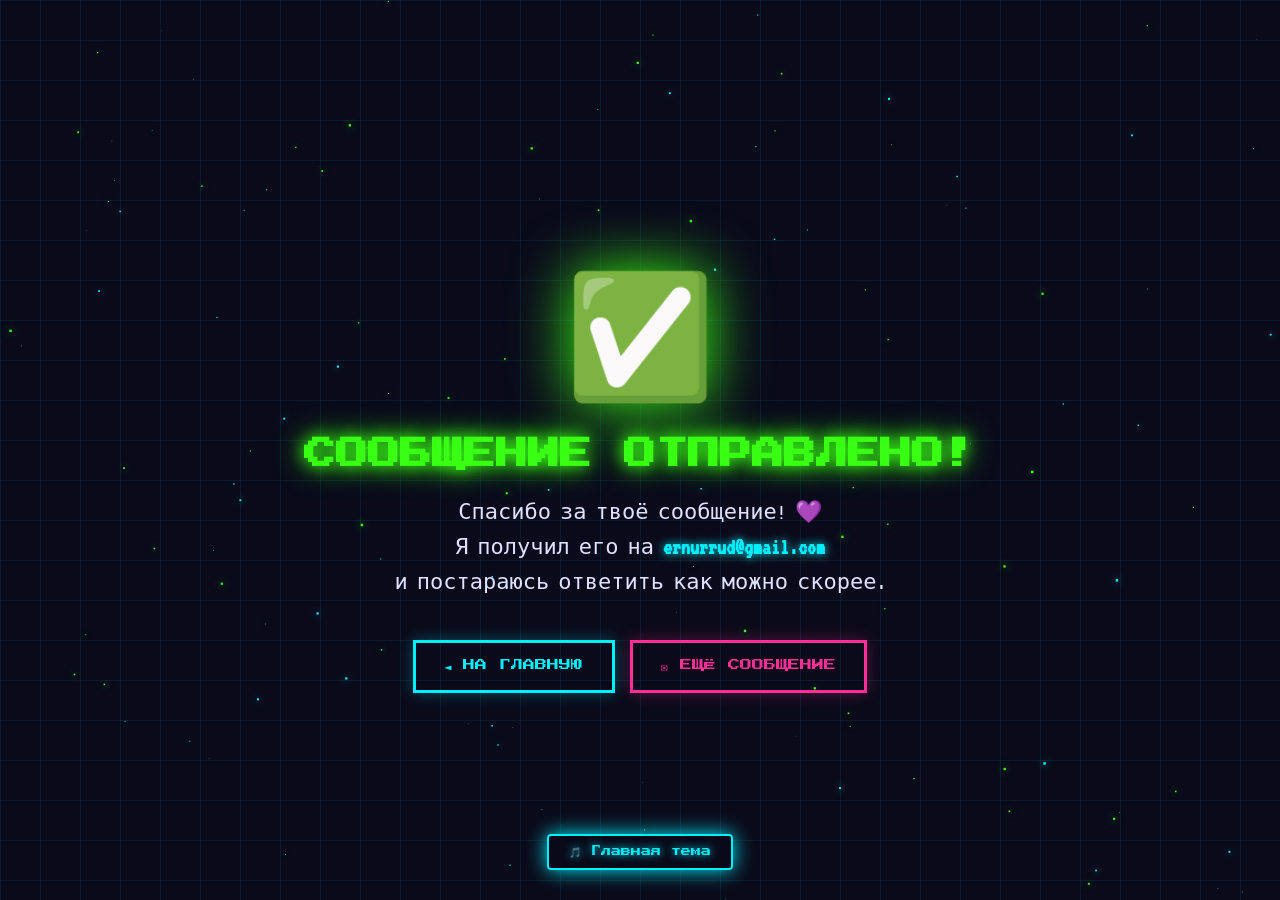
<file: thanks.html>
<!DOCTYPE html>
<html lang="ru">
<head>
    <meta charset="UTF-8">
    <meta name="viewport" content="width=device-width, initial-scale=1.0, maximum-scale=1.0, minimum-scale=1.0, user-scalable=no, viewport-fit=cover">
    <meta name="theme-color" content="#0a0a1a">
    <title>✅ Сообщение отправлено | ERNUR</title>

    <script>
        (function() {
            try {
                var theme = localStorage.getItem('siteTheme') || 'dark';
                if (theme === 'light') document.documentElement.classList.add('light');
            } catch (e) {}
        })();
    </script>

    <link rel="preconnect" href="https://fonts.googleapis.com">
    <link rel="preconnect" href="https://fonts.gstatic.com" crossorigin>
    <link href="https://fonts.googleapis.com/css2?family=Press+Start+2P&family=VT323&display=swap" rel="stylesheet">
    <link rel="stylesheet" href="style.css">

    <style>
        /* Локальные стили только для этой страницы */
        .thanks-wrapper {
            min-height: 100vh;
            display: flex;
            flex-direction: column;
            justify-content: center;
            align-items: center;
            text-align: center;
            padding: 100px 20px 40px;
            position: relative;
            z-index: 2;
        }

        .thanks-icon {
            font-size: 120px;
            margin-bottom: 30px;
            animation: thanksBounce 1.5s ease-in-out infinite;
            filter: drop-shadow(0 0 30px var(--neon-green));
        }

        @keyframes thanksBounce {
            0%, 100% { transform: translateY(0) scale(1); }
            50% { transform: translateY(-20px) scale(1.1); }
        }

        .thanks-title {
            font-family: 'Press Start 2P', monospace;
            font-size: clamp(20px, 4vw, 32px);
            color: var(--neon-green);
            text-shadow:
                0 0 15px var(--neon-green),
                0 0 30px var(--neon-green);
            margin-bottom: 25px;
            animation: pulse 1.5s ease-in-out infinite;
        }

        @keyframes pulse {
            0%, 100% { transform: scale(1); }
            50% { transform: scale(1.04); }
        }

        .thanks-text {
            font-size: 22px;
            color: var(--text);
            max-width: 500px;
            line-height: 1.6;
            margin-bottom: 40px;
        }

        .thanks-text b {
            color: var(--neon-cyan);
            text-shadow: 0 0 10px var(--neon-cyan);
        }

        .thanks-actions {
            display: flex;
            gap: 15px;
            flex-wrap: wrap;
            justify-content: center;
        }

        .thanks-btn {
            font-family: 'Press Start 2P', monospace;
            font-size: 12px;
            padding: 16px 28px;
            background: transparent;
            color: var(--neon-cyan);
            border: 3px solid var(--neon-cyan);
            text-decoration: none;
            cursor: pointer;
            transition: 0.3s;
            box-shadow: 0 0 15px rgba(0, 240, 255, 0.3);
            display: inline-block;
        }

        .thanks-btn:hover,
        .thanks-btn:active {
            background: var(--neon-cyan);
            color: var(--bg);
            box-shadow: 0 0 25px var(--neon-cyan), 0 0 50px var(--neon-cyan);
            transform: translateY(-3px);
        }

        .thanks-btn.pink {
            color: var(--neon-pink);
            border-color: var(--neon-pink);
            box-shadow: 0 0 15px rgba(255, 46, 151, 0.3);
        }

        .thanks-btn.pink:hover {
            background: var(--neon-pink);
            color: var(--bg);
            box-shadow: 0 0 25px var(--neon-pink), 0 0 50px var(--neon-pink);
        }
    </style>
</head>
<body>
    <canvas id="stars"></canvas>

    <main class="thanks-wrapper">
        <div class="thanks-icon">✅</div>

        <h1 class="thanks-title">СООБЩЕНИЕ ОТПРАВЛЕНО!</h1>

        <p class="thanks-text">
            Спасибо за твоё сообщение! 💜<br>
            Я получил его на <b>ernurrud@gmail.com</b><br>
            и постараюсь ответить как можно скорее.
        </p>

        <div class="thanks-actions">
            <a href="index.html" class="thanks-btn">◄ НА ГЛАВНУЮ</a>
            <a href="index.html#contact" class="thanks-btn pink">✉ ЕЩЁ СООБЩЕНИЕ</a>
        </div>
    </main>

    <script src="nozoom.js"></script>
    <script src="theme.js"></script>
    <script src="music.js"></script>
    <script>
        // Простая анимация звёзд для страницы благодарности
        const canvas = document.getElementById('stars');
        const ctx = canvas.getContext('2d');
        let stars = [];

        function resizeCanvas() {
            canvas.width = window.innerWidth;
            canvas.height = window.innerHeight;
        }

        function initStars() {
            stars = [];
            const count = Math.floor(window.innerWidth / 10);
            for (let i = 0; i < count; i++) {
                stars.push({
                    x: Math.random() * canvas.width,
                    y: Math.random() * canvas.height,
                    size: Math.random() * 2 + 0.5,
                    speed: Math.random() * 0.3 + 0.05,
                    color: Math.random() > 0.5 ? '#39ff14' : '#00f0ff'
                });
            }
        }

        function animate() {
            ctx.clearRect(0, 0, canvas.width, canvas.height);
            stars.forEach(s => {
                s.y += s.speed;
                if (s.y > canvas.height) s.y = 0;
                ctx.fillStyle = s.color;
                ctx.shadowBlur = 10;
                ctx.shadowColor = s.color;
                ctx.fillRect(s.x, s.y, s.size, s.size);
            });
            requestAnimationFrame(animate);
        }

        resizeCanvas();
        initStars();
        animate();

        window.addEventListener('resize', () => {
            resizeCanvas();
            initStars();
        });
    </script>
</body>
</html>
</file>
<file: style.css>
/* ================================
   СБРОС И ПЕРЕМЕННЫЕ
================================ */
* {
    margin: 0;
    padding: 0;
    box-sizing: border-box;
    touch-action: pan-y;
    -webkit-tap-highlight-color: transparent;
}

html {
    -webkit-text-size-adjust: 100%;
    text-size-adjust: 100%;
    touch-action: manipulation;
}

canvas,
.canvas-wrapper,
.reactor,
.reaction-zone,
.terminal,
.terminal-body {
    touch-action: none;
}

:root {
    --bg: #0a0a1a;
    --bg2: #12122a;
    --text: #e0e0ff;
    --neon-pink: #ff2e97;
    --neon-cyan: #00f0ff;
    --neon-purple: #b026ff;
    --neon-green: #39ff14;
    --neon-yellow: #ffcc00;
    --grid: rgba(0, 240, 255, 0.08);
}

body.light,
html.light body {
    --bg: #1a1a2e;
    --bg2: #2a2a4e;
    --text: #fff8e7;
    --neon-pink: #ff6600;
    --neon-cyan: #ffcc00;
    --neon-purple: #ff00aa;
    --neon-green: #66ff00;
    --neon-yellow: #ff9900;
    --grid: rgba(255, 204, 0, 0.08);
}

body {
    font-family: 'VT323', monospace;
    background: var(--bg);
    color: var(--text);
    overflow-x: hidden;
    transition: background 0.5s, color 0.5s;
    position: relative;
    touch-action: manipulation;
    overscroll-behavior: none;
    -webkit-touch-callout: none;
}

body::before {
    content: '';
    position: fixed;
    inset: 0;
    background-image:
        linear-gradient(var(--grid) 1px, transparent 1px),
        linear-gradient(90deg, var(--grid) 1px, transparent 1px);
    background-size: 40px 40px;
    pointer-events: none;
    z-index: 1;
}

/* ================================
   ЗВЁЗДЫ И КУРСОР
================================ */
#stars {
    position: fixed;
    inset: 0;
    z-index: 0;
    pointer-events: none;
}

.cursor-glow {
    position: fixed;
    width: 300px;
    height: 300px;
    border-radius: 50%;
    background: radial-gradient(circle, rgba(255, 46, 151, 0.15), transparent 70%);
    pointer-events: none;
    transform: translate(-50%, -50%);
    z-index: 1;
    transition: 0.1s;
}

/* ================================
   НАВИГАЦИЯ
================================ */
nav {
    position: fixed;
    top: 0;
    left: 0;
    right: 0;
    display: flex;
    justify-content: space-between;
    align-items: center;
    padding: 12px 30px;
    background: rgba(10, 10, 26, 0.9);
    backdrop-filter: blur(10px);
    border-bottom: 2px solid var(--neon-cyan);
    z-index: 1000;
    font-family: 'Press Start 2P', monospace;
    font-size: 10px;
    gap: 20px;
}

body.light nav {
    background: rgba(26, 26, 46, 0.9);
}

.logo {
    font-family: 'Press Start 2P', monospace;
    color: var(--neon-pink);
    text-shadow: 0 0 10px var(--neon-pink);
    white-space: nowrap;
    flex-shrink: 0;
    text-decoration: none;
    cursor: pointer;
    padding: 8px 12px;
    border-radius: 6px;
    border: 2px solid transparent;
    transition: all 0.3s ease;
    position: relative;
    user-select: none;
    display: inline-block;
}

.logo:hover {
    color: var(--neon-cyan);
    text-shadow:
        0 0 10px var(--neon-cyan),
        0 0 20px var(--neon-cyan),
        0 0 30px var(--neon-cyan);
    border-color: var(--neon-cyan);
    box-shadow:
        0 0 15px rgba(0, 240, 255, 0.4),
        inset 0 0 15px rgba(0, 240, 255, 0.1);
    transform: scale(1.05);
}

.logo:active {
    transform: scale(0.95);
}

.logo.clicked {
    animation: logoPulse 0.6s ease-out;
}

@keyframes logoPulse {
    0% {
        transform: scale(1);
        text-shadow:
            0 0 10px var(--neon-pink),
            0 0 20px var(--neon-pink);
    }
    25% {
        transform: scale(1.15);
        text-shadow:
            0 0 20px var(--neon-cyan),
            0 0 40px var(--neon-cyan),
            0 0 60px var(--neon-cyan);
        color: var(--neon-cyan);
    }
    50% {
        transform: scale(1.1);
        text-shadow:
            0 0 30px var(--neon-cyan),
            0 0 60px var(--neon-cyan),
            0 0 90px var(--neon-cyan);
    }
    100% {
        transform: scale(1);
        text-shadow:
            0 0 10px var(--neon-pink),
            0 0 20px var(--neon-pink);
        color: var(--neon-pink);
    }
}

.logo::after {
    content: '';
    position: absolute;
    inset: 0;
    border-radius: 6px;
    border: 2px solid var(--neon-cyan);
    opacity: 0;
    pointer-events: none;
}

.logo.clicked::after {
    animation: logoRipple 0.6s ease-out;
}

@keyframes logoRipple {
    0% {
        opacity: 1;
        transform: scale(1);
    }
    100% {
        opacity: 0;
        transform: scale(1.8);
    }
}

nav ul {
    display: flex;
    gap: 22px;
    list-style: none;
    margin: 0;
    padding: 0;
    flex: 1;
    justify-content: center;
}

nav a {
    color: var(--text);
    text-decoration: none;
    transition: 0.3s;
    white-space: nowrap;
}

nav a:hover {
    color: var(--neon-cyan);
    text-shadow: 0 0 10px var(--neon-cyan);
}

.nav-actions {
    display: flex;
    align-items: center;
    gap: 10px;
    flex-shrink: 0;
}

#themeToggle {
    background: transparent;
    border: 2px solid var(--neon-cyan);
    color: var(--neon-cyan);
    width: 40px;
    height: 36px;
    cursor: pointer;
    font-size: 16px;
    border-radius: 4px;
    transition: 0.3s;
    font-family: inherit;
    display: flex;
    justify-content: center;
    align-items: center;
    padding: 0;
    line-height: 1;
}

#themeToggle:hover,
#themeToggle:active {
    background: var(--neon-cyan);
    color: var(--bg);
    box-shadow: 0 0 20px var(--neon-cyan);
}

.burger {
    display: none;
    background: transparent;
    border: 2px solid var(--neon-cyan);
    color: var(--neon-cyan);
    width: 40px;
    height: 36px;
    padding: 8px;
    cursor: pointer;
    border-radius: 4px;
    flex-direction: column;
    justify-content: space-between;
    align-items: stretch;
    transition: 0.3s;
}

.burger span {
    display: block;
    height: 2px;
    background: var(--neon-cyan);
    border-radius: 2px;
    transition: 0.3s;
    box-shadow: 0 0 6px var(--neon-cyan);
}

.burger:active {
    background: var(--neon-cyan);
}

.burger:active span {
    background: var(--bg);
    box-shadow: none;
}

.burger.active span:nth-child(1) {
    transform: translateY(8px) rotate(45deg);
}
.burger.active span:nth-child(2) {
    opacity: 0;
}
.burger.active span:nth-child(3) {
    transform: translateY(-8px) rotate(-45deg);
}

.nav-overlay {
    display: none;
    position: fixed;
    inset: 0;
    background: rgba(0, 0, 0, 0.7);
    backdrop-filter: blur(3px);
    z-index: 998;
    opacity: 0;
    transition: opacity 0.3s;
    pointer-events: none;
}

.nav-overlay.active {
    display: block;
    opacity: 1;
    pointer-events: auto;
}

/* ================================
   ГЛАВНЫЙ ЭКРАН
================================ */
.hero {
    min-height: 100vh;
    display: flex;
    flex-direction: column;
    justify-content: center;
    align-items: center;
    text-align: center;
    padding: 100px 20px 40px;
    position: relative;
    z-index: 2;
}

.prompt {
    color: var(--neon-cyan);
    font-size: 22px;
    margin-bottom: 20px;
    animation: blink 1.2s infinite;
}

@keyframes blink {
    0%, 100% { opacity: 1; }
    50% { opacity: 0.4; }
}

.glitch {
    font-family: 'Press Start 2P', monospace;
    font-size: clamp(24px, 5vw, 60px);
    color: #fff;
    text-shadow:
        3px 3px 0 var(--neon-pink),
        -3px -3px 0 var(--neon-cyan);
    position: relative;
    animation: glitch 3s infinite;
    margin-bottom: 20px;
}

@keyframes glitch {
    0%, 90%, 100% { transform: translate(0); }
    92% { transform: translate(-3px, 2px); }
    94% { transform: translate(3px, -2px); }
    96% { transform: translate(-2px, -2px); }
}

.subtitle {
    font-size: 28px;
    color: var(--neon-purple);
    margin-bottom: 40px;
    text-shadow: 0 0 15px var(--neon-purple);
}

.btn {
    display: inline-block;
    font-family: 'Press Start 2P', monospace;
    font-size: 14px;
    padding: 18px 32px;
    background: transparent;
    color: var(--neon-cyan);
    border: 3px solid var(--neon-cyan);
    text-decoration: none;
    cursor: pointer;
    transition: 0.3s;
    position: relative;
    box-shadow: 0 0 15px rgba(0, 240, 255, 0.3), inset 0 0 15px rgba(0, 240, 255, 0.1);
}

.btn:hover {
    background: var(--neon-cyan);
    color: var(--bg);
    box-shadow: 0 0 30px var(--neon-cyan), 0 0 60px var(--neon-cyan);
    transform: translateY(-3px);
}

.scroll-hint {
    position: absolute;
    bottom: 30px;
    color: var(--neon-pink);
    font-size: 20px;
    animation: bounce 2s infinite;
}

@keyframes bounce {
    0%, 100% { transform: translateY(0); }
    50% { transform: translateY(10px); }
}

/* ================================
   СЕКЦИИ
================================ */
.section {
    padding: 100px 40px;
    max-width: 1100px;
    margin: 0 auto;
    position: relative;
    z-index: 2;
}

.section-title {
    font-family: 'Press Start 2P', monospace;
    font-size: clamp(18px, 3vw, 28px);
    color: var(--neon-pink);
    text-shadow: 0 0 20px var(--neon-pink);
    margin-bottom: 50px;
    border-left: 6px solid var(--neon-cyan);
    padding-left: 20px;
}

/* ================================
   ОБО МНЕ
================================ */
.about-grid {
    display: grid;
    grid-template-columns: 1fr 2fr;
    gap: 50px;
    align-items: center;
}

.avatar-frame {
    position: relative;
    display: flex;
    justify-content: center;
}

.avatar {
    font-size: 120px;
    padding: 30px;
    border: 4px solid var(--neon-cyan);
    background: var(--bg2);
    box-shadow: 0 0 30px var(--neon-cyan), inset 0 0 30px rgba(0, 240, 255, 0.2);
    animation: float 3s ease-in-out infinite;
}

@keyframes float {
    0%, 100% { transform: translateY(0); }
    50% { transform: translateY(-15px); }
}

.about-text p {
    font-size: 24px;
    margin-bottom: 15px;
    line-height: 1.5;
}

.neon-text {
    color: var(--neon-pink);
    text-shadow: 0 0 15px var(--neon-pink);
}

/* ================================
   НАВЫКИ
================================ */
.skills-grid {
    display: grid;
    gap: 30px;
}

.skill-header {
    display: flex;
    justify-content: space-between;
    align-items: flex-end;
    margin-bottom: 10px;
    gap: 15px;
}

.skill-name {
    font-size: 22px;
    color: var(--neon-cyan);
    text-shadow: 0 0 10px var(--neon-cyan);
    transition: 0.3s;
}

.skill-percent {
    font-family: 'Press Start 2P', monospace;
    font-size: 14px;
    font-weight: bold;
    color: var(--neon-cyan);
    text-shadow:
        0 0 8px var(--neon-cyan),
        0 0 16px var(--neon-cyan);
    transition: color 0.4s, text-shadow 0.4s;
    min-width: 60px;
    text-align: right;
    position: relative;
    animation: fireFlicker 1.8s ease-in-out infinite;
}

@keyframes fireFlicker {
    0%, 100% {
        text-shadow:
            0 0 8px currentColor,
            0 0 16px currentColor;
        transform: scale(1);
    }
    25% {
        text-shadow:
            0 0 10px currentColor,
            0 0 22px currentColor,
            0 0 35px currentColor;
        transform: scale(1.06);
    }
    50% {
        text-shadow:
            0 0 6px currentColor,
            0 0 14px currentColor;
        transform: scale(0.98);
    }
    75% {
        text-shadow:
            0 0 12px currentColor,
            0 0 26px currentColor,
            0 0 42px currentColor;
        transform: scale(1.04);
    }
}

.skill-percent.level-low {
    color: #ff2e97;
}

.skill-percent.level-mid {
    color: #ffcc00;
}

.skill-percent.level-high {
    color: #39ff14;
}

.bar {
    height: 24px;
    background: var(--bg2);
    border: 2px solid var(--neon-cyan);
    position: relative;
    overflow: hidden;
    box-shadow: 0 0 15px rgba(0, 240, 255, 0.2);
}

.fill {
    height: 100%;
    width: 0;
    background: linear-gradient(
        90deg,
        var(--neon-pink) 0%,
        var(--neon-purple) 35%,
        var(--neon-cyan) 70%,
        #ffffff 100%
    );
    background-size: 200% 100%;
    transition: width 1.5s cubic-bezier(0.25, 0.9, 0.3, 1);
    animation: shimmer 2s linear infinite;
    box-shadow:
        0 0 15px var(--neon-pink),
        0 0 30px var(--neon-pink),
        inset 0 0 10px rgba(255, 255, 255, 0.3);
    position: relative;
}

.fill::after {
    content: '';
    position: absolute;
    top: 0;
    right: 0;
    width: 20px;
    height: 100%;
    background: radial-gradient(
        circle at right center,
        rgba(255, 255, 255, 0.9) 0%,
        rgba(255, 204, 0, 0.7) 30%,
        transparent 70%
    );
    filter: blur(2px);
    animation: fireTip 0.6s ease-in-out infinite alternate;
    pointer-events: none;
}

@keyframes fireTip {
    0% {
        opacity: 0.7;
        transform: scaleX(1);
    }
    100% {
        opacity: 1;
        transform: scaleX(1.4);
    }
}

@keyframes shimmer {
    0% { background-position: 0% 0; }
    100% { background-position: 200% 0; }
}

/* ================================
   ГАЛЕРЕЯ
================================ */
.gallery-grid {
    display: grid;
    grid-template-columns: repeat(auto-fit, minmax(150px, 1fr));
    gap: 25px;
}

.pixel-card {
    aspect-ratio: 1;
    background: var(--bg2);
    border: 3px solid var(--neon-purple);
    display: flex;
    flex-direction: column;
    justify-content: center;
    align-items: center;
    cursor: pointer;
    transition: 0.3s;
    position: relative;
    overflow: hidden;
    font-size: 60px;
    text-decoration: none;
    color: inherit;
}

.pixel-card::before {
    content: attr(data-emoji);
    transition: transform 0.3s;
}

.pixel-card span {
    font-family: 'Press Start 2P', monospace;
    font-size: 10px;
    color: var(--neon-cyan);
    margin-top: 10px;
    opacity: 0;
    transition: 0.3s;
}

.pixel-card:hover {
    border-color: var(--neon-pink);
    box-shadow: 0 0 30px var(--neon-pink), inset 0 0 30px rgba(255, 46, 151, 0.2);
    transform: translateY(-8px) rotate(-2deg);
}

.pixel-card:hover::before {
    transform: scale(1.3) rotate(5deg);
}

.pixel-card:hover span {
    opacity: 1;
}

/* ================================
   ФОРМА
================================ */
.pixel-form {
    display: flex;
    flex-direction: column;
    gap: 20px;
    max-width: 600px;
    width: 100%;
}

.pixel-form input,
.pixel-form textarea {
    background: var(--bg2);
    border: 2px solid var(--neon-cyan);
    color: var(--text);
    font-family: 'VT323', monospace;
    font-size: 22px;
    padding: 15px 18px;
    outline: none;
    transition: 0.3s;
    width: 100%;
    resize: vertical;
}

.pixel-form input::placeholder,
.pixel-form textarea::placeholder {
    color: var(--neon-purple);
    opacity: 0.7;
    font-family: 'Press Start 2P', monospace;
    font-size: 10px;
    letter-spacing: 1px;
}

.pixel-form input:focus,
.pixel-form textarea:focus {
    border-color: var(--neon-pink);
    box-shadow:
        0 0 20px rgba(255, 46, 151, 0.5),
        inset 0 0 15px rgba(255, 46, 151, 0.1);
    transform: translateY(-2px);
}

.pixel-form textarea {
    min-height: 120px;
    font-family: 'VT323', monospace;
    font-size: 20px;
}

.pixel-form button[type="submit"] {
    align-self: flex-start;
    margin-top: 5px;
}

.pixel-form input:-webkit-autofill,
.pixel-form input:-webkit-autofill:hover,
.pixel-form input:-webkit-autofill:focus,
.pixel-form textarea:-webkit-autofill {
    -webkit-text-fill-color: var(--text);
    -webkit-box-shadow: 0 0 0 1000px var(--bg2) inset;
    transition: background-color 5000s ease-in-out 0s;
    border-color: var(--neon-cyan);
}

body.light .pixel-form input,
body.light .pixel-form textarea,
html.light .pixel-form input,
html.light .pixel-form textarea {
    background: #2a2a4e;
    color: #fff8e7;
}

body.light .pixel-form input:focus,
body.light .pixel-form textarea:focus,
html.light .pixel-form input:focus,
html.light .pixel-form textarea:focus {
    border-color: #ff6600;
    box-shadow: 0 0 20px rgba(255, 102, 0, 0.5);
}

.form-status {
    font-family: 'Press Start 2P', monospace;
    font-size: 11px;
    color: var(--neon-cyan);
    text-shadow: 0 0 10px var(--neon-cyan);
    min-height: 20px;
    margin-top: 5px;
    transition: color 0.3s, opacity 0.3s;
    line-height: 1.5;
}

.form-status.success {
    color: var(--neon-green);
    text-shadow: 0 0 12px var(--neon-green), 0 0 24px var(--neon-green);
    animation: formSuccess 0.6s ease-out;
}

.form-status.error {
    color: var(--neon-red, #ff0040);
    text-shadow: 0 0 12px #ff0040;
}

.form-status.loading {
    color: var(--neon-yellow);
    text-shadow: 0 0 12px var(--neon-yellow);
    animation: formBlink 1s infinite;
}

@keyframes formBlink {
    0%, 100% { opacity: 1; }
    50% { opacity: 0.5; }
}

@keyframes formSuccess {
    0% {
        transform: scale(0.8);
        opacity: 0;
    }
    50% {
        transform: scale(1.08);
    }
    100% {
        transform: scale(1);
        opacity: 1;
    }
}

.btn:disabled {
    opacity: 0.6;
    cursor: not-allowed;
    transform: none;
}

.btn:disabled:hover {
    background: transparent;
    color: var(--neon-cyan);
    box-shadow: 0 0 15px rgba(0, 240, 255, 0.3);
    transform: none;
}

/* ================================
   🔗 СОЦСЕТИ (в разделе КОНТАКТ)
================================ */
.socials-block {
    margin-top: 50px;
    max-width: 600px;
    width: 100%;
}

.socials-title {
    font-family: 'Press Start 2P', monospace;
    font-size: 11px;
    color: var(--neon-purple);
    text-shadow: 0 0 10px var(--neon-purple);
    margin-bottom: 20px;
    text-align: center;
}

.socials-grid {
    display: grid;
    grid-template-columns: repeat(4, 1fr);
    gap: 15px;
}

.social-btn {
    display: flex;
    flex-direction: column;
    align-items: center;
    justify-content: center;
    gap: 10px;
    padding: 18px 10px;
    background: var(--bg2);
    border: 3px solid var(--neon-cyan);
    text-decoration: none;
    color: var(--text);
    transition: 0.3s;
    position: relative;
    overflow: hidden;
    cursor: pointer;
}

.social-icon {
    font-size: 32px;
    line-height: 1;
    transition: transform 0.3s;
    filter: drop-shadow(0 0 8px var(--neon-cyan));
}

.social-name {
    font-family: 'Press Start 2P', monospace;
    font-size: 9px;
    color: var(--neon-cyan);
    text-shadow: 0 0 8px var(--neon-cyan);
    text-align: center;
    line-height: 1.3;
}

.social-btn:hover {
    transform: translateY(-5px);
    border-color: var(--neon-pink);
    box-shadow:
        0 0 20px var(--neon-pink),
        inset 0 0 20px rgba(255, 46, 151, 0.15);
}

.social-btn:hover .social-icon {
    transform: scale(1.2) rotate(8deg);
}

.social-btn.instagram { border-color: #E1306C; }
.social-btn.instagram .social-icon,
.social-btn.instagram .social-name {
    color: #E1306C;
    text-shadow: 0 0 8px #E1306C;
}
.social-btn.instagram .social-icon { filter: drop-shadow(0 0 10px #E1306C); }
.social-btn.instagram:hover {
    background: #E1306C;
    border-color: #E1306C;
    box-shadow: 0 0 25px #E1306C, 0 0 50px rgba(225, 48, 108, 0.5);
}
.social-btn.instagram:hover .social-icon,
.social-btn.instagram:hover .social-name {
    color: #fff;
    text-shadow: none;
    filter: none;
}

.social-btn.steam { border-color: #1b2838; }
.social-btn.steam .social-icon,
.social-btn.steam .social-name {
    color: #66c0f4;
    text-shadow: 0 0 8px #66c0f4;
}
.social-btn.steam .social-icon { filter: drop-shadow(0 0 10px #66c0f4); }
.social-btn.steam:hover {
    background: #1b2838;
    border-color: #66c0f4;
    box-shadow: 0 0 25px #66c0f4, 0 0 50px rgba(102, 192, 244, 0.5);
}
.social-btn.steam:hover .social-icon,
.social-btn.steam:hover .social-name {
    color: #fff;
    text-shadow: none;
    filter: none;
}

.social-btn.discord { border-color: #5865F2; }
.social-btn.discord .social-icon,
.social-btn.discord .social-name {
    color: #5865F2;
    text-shadow: 0 0 8px #5865F2;
}
.social-btn.discord .social-icon { filter: drop-shadow(0 0 10px #5865F2); }
.social-btn.discord:hover {
    background: #5865F2;
    border-color: #5865F2;
    box-shadow: 0 0 25px #5865F2, 0 0 50px rgba(88, 101, 242, 0.5);
}
.social-btn.discord:hover .social-icon,
.social-btn.discord:hover .social-name {
    color: #fff;
    text-shadow: none;
    filter: none;
}

.social-btn.vk { border-color: #0077FF; }
.social-btn.vk .social-icon,
.social-btn.vk .social-name {
    color: #0077FF;
    text-shadow: 0 0 8px #0077FF;
}
.social-btn.vk .social-icon { filter: drop-shadow(0 0 10px #0077FF); }
.social-btn.vk:hover {
    background: #0077FF;
    border-color: #0077FF;
    box-shadow: 0 0 25px #0077FF, 0 0 50px rgba(0, 119, 255, 0.5);
}
.social-btn.vk:hover .social-icon,
.social-btn.vk:hover .social-name {
    color: #fff;
    text-shadow: none;
    filter: none;
}

.social-btn:active {
    transform: translateY(-2px) scale(0.97);
}

/* ================================
   ФУТЕР
================================ */
footer {
    text-align: center;
    padding: 40px 20px;
    border-top: 2px solid var(--neon-purple);
    color: var(--neon-purple);
    font-size: 20px;
    text-shadow: 0 0 10px var(--neon-purple);
    position: relative;
    z-index: 2;
}

section[id] {
    scroll-margin-top: 70px;
}

/* ================================
   КНОПКА МУЗЫКИ
================================ */
#musicToggle {
    background: transparent;
    border: 2px solid var(--neon-cyan);
    color: var(--neon-cyan);
    width: 40px;
    height: 36px;
    cursor: pointer;
    font-size: 16px;
    border-radius: 4px;
    transition: 0.3s;
    font-family: inherit;
    display: flex;
    justify-content: center;
    align-items: center;
    padding: 0;
    line-height: 1;
}

#musicToggle:hover,
#musicToggle:active {
    background: var(--neon-cyan);
    color: var(--bg);
    box-shadow: 0 0 20px var(--neon-cyan);
}

#musicToggle.playing {
    border-color: var(--neon-green);
    color: var(--neon-green);
    animation: musicPulse 1.5s ease-in-out infinite;
}

@keyframes musicPulse {
    0%, 100% { box-shadow: 0 0 8px var(--neon-green); }
    50% { box-shadow: 0 0 20px var(--neon-green), 0 0 35px var(--neon-green); }
}

#musicNext {
    background: transparent;
    border: 2px solid var(--neon-cyan);
    color: var(--neon-cyan);
    width: 40px;
    height: 36px;
    cursor: pointer;
    font-size: 14px;
    border-radius: 4px;
    transition: 0.3s;
    font-family: inherit;
    display: flex;
    justify-content: center;
    align-items: center;
    padding: 0;
    line-height: 1;
}

#musicNext:hover,
#musicNext:active {
    background: var(--neon-cyan);
    color: var(--bg);
    box-shadow: 0 0 20px var(--neon-cyan);
}

.music-toast {
    position: fixed;
    bottom: 30px;
    left: 50%;
    transform: translateX(-50%) translateY(20px);
    background: rgba(10, 10, 26, 0.95);
    border: 2px solid var(--neon-cyan);
    color: var(--neon-cyan);
    padding: 10px 20px;
    font-family: 'Press Start 2P', monospace;
    font-size: 10px;
    box-shadow: 0 0 20px var(--neon-cyan);
    border-radius: 4px;
    opacity: 0;
    pointer-events: none;
    transition: opacity 0.3s, transform 0.3s;
    z-index: 9999;
    text-shadow: 0 0 8px var(--neon-cyan);
    white-space: nowrap;
    max-width: 90vw;
    overflow: hidden;
    text-overflow: ellipsis;
}

.music-toast.show {
    opacity: 1;
    transform: translateX(-50%) translateY(0);
}

/* ================================
   🌟 ЛЕТЯЩАЯ ЗВЕЗДА
================================ */
.flying-star {
    position: fixed;
    font-size: 32px;
    cursor: pointer;
    z-index: 50;
    pointer-events: auto;
    user-select: none;
    filter: drop-shadow(0 0 12px #ffcc00) drop-shadow(0 0 25px #ffcc00);
    animation: starGlow 1.5s ease-in-out infinite alternate;
    transition: transform 0.2s;
}

.flying-star:hover {
    transform: scale(1.3) rotate(15deg);
}

.flying-star:active {
    transform: scale(0.9);
}

@keyframes starGlow {
    0% { filter: drop-shadow(0 0 8px #ffcc00) drop-shadow(0 0 15px #ffcc00); }
    100% { filter: drop-shadow(0 0 18px #ffcc00) drop-shadow(0 0 35px #ffcc00); }
}

.flying-star::before {
    content: '';
    position: absolute;
    top: 50%;
    right: 100%;
    width: 90px;
    height: 3px;
    background: linear-gradient(90deg,
        transparent 0%,
        rgba(255, 204, 0, 0.4) 30%,
        rgba(255, 204, 0, 0.9) 80%,
        #ffcc00 100%
    );
    border-radius: 3px;
    transform: translateY(-50%);
    pointer-events: none;
    filter: blur(1px);
}

.flying-star.falling {
    animation:
        starGlow 1.5s ease-in-out infinite alternate,
        fallAcross 6s linear forwards;
}

@keyframes fallAcross {
    0% {
        transform: translate(0, 0) rotate(0deg);
        opacity: 0;
    }
    10% { opacity: 1; }
    90% { opacity: 1; }
    100% {
        transform: translate(-100vw, 100vh) rotate(-720deg);
        opacity: 0;
    }
}

/* ================================
   📸 МОДАЛКА С ФОТО
================================ */
.photo-modal {
    position: fixed;
    inset: 0;
    background: rgba(5, 5, 20, 0.95);
    backdrop-filter: blur(8px);
    z-index: 9999;
    display: flex;
    justify-content: center;
    align-items: center;
    padding: 20px;
    opacity: 0;
    pointer-events: none;
    transition: opacity 0.3s ease;
}

.photo-modal.open {
    opacity: 1;
    pointer-events: auto;
}

.photo-content {
    position: relative;
    max-width: 500px;
    width: 100%;
    background: var(--bg2, #12122a);
    border: 4px solid var(--neon-cyan, #00f0ff);
    box-shadow:
        0 0 30px var(--neon-cyan, #00f0ff),
        0 0 80px rgba(0, 240, 255, 0.3);
    padding: 20px;
    text-align: center;
    animation: modalIn 0.4s cubic-bezier(0.34, 1.56, 0.64, 1);
}

@keyframes modalIn {
    0% { transform: scale(0.6) rotate(-5deg); opacity: 0; }
    100% { transform: scale(1) rotate(0deg); opacity: 1; }
}

.photo-close {
    position: absolute;
    top: -18px;
    right: -18px;
    width: 42px;
    height: 42px;
    background: var(--bg, #0a0a1a);
    border: 3px solid var(--neon-pink, #ff2e97);
    color: var(--neon-pink, #ff2e97);
    font-size: 20px;
    font-weight: bold;
    cursor: pointer;
    border-radius: 50%;
    display: flex;
    justify-content: center;
    align-items: center;
    transition: 0.2s;
    font-family: inherit;
    box-shadow: 0 0 15px rgba(255, 46, 151, 0.4);
}

.photo-close:hover,
.photo-close:active {
    background: var(--neon-pink, #ff2e97);
    color: #fff;
    box-shadow:
        0 0 25px var(--neon-pink, #ff2e97),
        0 0 50px var(--neon-pink, #ff2e97);
    transform: rotate(90deg) scale(1.1);
}

.photo-frame {
    position: relative;
    width: 100%;
    aspect-ratio: 1;
    background: #000;
    border: 2px solid var(--neon-purple, #b026ff);
    box-shadow:
        0 0 20px var(--neon-purple, #b026ff),
        inset 0 0 20px rgba(176, 38, 255, 0.3);
    overflow: hidden;
    display: flex;
    justify-content: center;
    align-items: center;
    margin-bottom: 15px;
}

.photo-frame img {
    width: 100%;
    height: 100%;
    object-fit: cover;
    display: block;
}

.photo-caption {
    font-family: 'Press Start 2P', monospace;
    font-size: 11px;
    color: var(--neon-cyan, #00f0ff);
    text-shadow: 0 0 10px var(--neon-cyan, #00f0ff);
    line-height: 1.5;
}

body.light .photo-content {
    background: #2a2a4e;
    border-color: #ffcc00;
    box-shadow: 0 0 30px #ffcc00, 0 0 80px rgba(255, 204, 0, 0.3);
}

body.light .photo-close {
    background: #1a1a2e;
    border-color: #ff6600;
    color: #ff6600;
}

body.light .photo-close:hover {
    background: #ff6600;
    color: #fff;
}

/* ================================
   🏆 ДОСТИЖЕНИЯ — ПОПАП
================================ */
.achievement-popup {
    position: fixed;
    top: 80px;
    right: 20px;
    background: linear-gradient(135deg, var(--bg2), rgba(0, 0, 0, 0.95));
    border: 3px solid var(--neon-yellow);
    box-shadow:
        0 0 20px var(--neon-yellow),
        0 0 50px rgba(255, 204, 0, 0.4);
    padding: 15px 20px;
    border-radius: 8px;
    display: flex;
    align-items: center;
    gap: 15px;
    z-index: 10000;
    max-width: 340px;

    transform: translateX(400px);
    opacity: 0;
    transition: transform 0.4s cubic-bezier(0.34, 1.56, 0.64, 1),
                opacity 0.4s ease;
    pointer-events: none;
}

.achievement-popup.show {
    transform: translateX(0);
    opacity: 1;
}

.achievement-popup-icon {
    font-size: 42px;
    flex-shrink: 0;
    filter: drop-shadow(0 0 12px var(--neon-yellow));
    animation: achIconPop 0.6s ease-out;
}

@keyframes achIconPop {
    0% { transform: scale(0) rotate(-180deg); }
    60% { transform: scale(1.3) rotate(10deg); }
    100% { transform: scale(1) rotate(0deg); }
}

.achievement-popup-text {
    flex: 1;
    min-width: 0;
}

.achievement-popup-label {
    font-family: 'Press Start 2P', monospace;
    font-size: 7px;
    color: var(--neon-yellow);
    text-shadow: 0 0 8px var(--neon-yellow);
    letter-spacing: 1px;
    margin-bottom: 6px;
}

.achievement-popup-title {
    font-family: 'Press Start 2P', monospace;
    font-size: 10px;
    color: var(--text);
    margin-bottom: 5px;
    line-height: 1.4;
}

.achievement-popup-desc {
    font-size: 14px;
    color: var(--neon-cyan);
    line-height: 1.3;
}

/* ================================
   🏆 ДОСТИЖЕНИЯ — ПАНЕЛЬ
================================ */
.achievements-header {
    display: flex;
    justify-content: space-between;
    align-items: center;
    flex-wrap: wrap;
    gap: 15px;
    margin-bottom: 30px;
}

.achievements-progress {
    font-family: 'Press Start 2P', monospace;
    font-size: 10px;
    color: var(--neon-cyan);
    text-shadow: 0 0 10px var(--neon-cyan);
    padding: 10px 15px;
    background: var(--bg2);
    border: 2px solid var(--neon-cyan);
    box-shadow: 0 0 15px rgba(0, 240, 255, 0.3);
}

.achievements-progress b {
    color: var(--neon-yellow);
    text-shadow: 0 0 10px var(--neon-yellow);
}

.achievements-grid {
    display: grid;
    grid-template-columns: repeat(auto-fill, minmax(240px, 1fr));
    gap: 15px;
}

.achievement-card {
    background: var(--bg2);
    border: 2px solid var(--neon-purple);
    padding: 15px;
    display: flex;
    align-items: center;
    gap: 12px;
    transition: 0.3s;
    position: relative;
    overflow: hidden;
}

.achievement-card.locked {
    opacity: 0.5;
    filter: grayscale(0.8);
}

.achievement-card.unlocked {
    border-color: var(--neon-yellow);
    box-shadow: 0 0 20px rgba(255, 204, 0, 0.3);
    animation: achCardIn 0.5s ease-out;
}

@keyframes achCardIn {
    0% { transform: scale(0.9); opacity: 0; }
    100% { transform: scale(1); opacity: 1; }
}

.achievement-card:hover {
    transform: translateY(-3px);
}

.achievement-card.unlocked:hover {
    box-shadow: 0 0 30px var(--neon-yellow);
}

.achievement-card-icon {
    font-size: 36px;
    flex-shrink: 0;
    min-width: 44px;
    text-align: center;
}

.achievement-card.unlocked .achievement-card-icon {
    filter: drop-shadow(0 0 10px var(--neon-yellow));
}

.achievement-card.locked .achievement-card-icon {
    filter: grayscale(1) brightness(0.5);
}

.achievement-card-info {
    flex: 1;
    min-width: 0;
}

.achievement-card-title {
    font-family: 'Press Start 2P', monospace;
    font-size: 9px;
    color: var(--neon-cyan);
    text-shadow: 0 0 8px var(--neon-cyan);
    margin-bottom: 6px;
    line-height: 1.4;
}

.achievement-card.unlocked .achievement-card-title {
    color: var(--neon-yellow);
    text-shadow: 0 0 10px var(--neon-yellow);
}

.achievement-card-desc {
    font-size: 14px;
    color: var(--text);
    line-height: 1.3;
    margin-bottom: 5px;
}

.achievement-card-date {
    font-family: 'Press Start 2P', monospace;
    font-size: 7px;
    color: var(--neon-green);
    text-shadow: 0 0 6px var(--neon-green);
}

.achievement-card-lock {
    position: absolute;
    top: 8px;
    right: 8px;
    font-size: 16px;
    opacity: 0.7;
}

/* ================================
   📱 МОБИЛЬНАЯ ВЕРСИЯ
================================ */
@media (max-width: 768px) {

    /* --- Навигация --- */
    nav {
        padding: 10px 12px;
        gap: 8px;
    }

    .logo {
        font-size: 8px;
    }

    .burger {
        display: flex;
    }

    nav ul {
        position: fixed;
        top: 58px;
        left: 0;
        right: 0;
        flex-direction: column;
        gap: 0;
        background: rgba(10, 10, 26, 0.98);
        backdrop-filter: blur(15px);
        border-bottom: 2px solid var(--neon-cyan);
        box-shadow: 0 15px 40px rgba(0, 240, 255, 0.3);
        padding: 8px 0;
        justify-content: flex-start;
        flex: none;

        transform: translateY(-100%);
        opacity: 0;
        pointer-events: none;
        transition: transform 0.3s ease-out, opacity 0.3s ease-out;
        z-index: 999;
    }

    body.light nav ul {
        background: rgba(26, 26, 46, 0.98);
    }

    nav ul.open {
        transform: translateY(0);
        opacity: 1;
        pointer-events: auto;
    }

    nav ul li {
        width: 100%;
        border-bottom: 1px solid rgba(0, 240, 255, 0.15);
    }

    nav ul li:last-child {
        border-bottom: none;
    }

    nav ul a {
        display: block;
        padding: 14px 20px;
        font-size: 11px;
        color: var(--text);
    }

    nav ul a:active {
        background: rgba(0, 240, 255, 0.15);
        color: var(--neon-cyan);
        padding-left: 28px;
    }

    #themeToggle,
    .burger {
        width: 42px;
        height: 38px;
    }

    /* --- Общие секции --- */
    .about-grid {
        grid-template-columns: 1fr;
        text-align: center;
    }

    .section {
        padding: 60px 20px;
    }

    .cursor-glow {
        display: none;
    }

    /* --- Форма --- */
    .pixel-form input,
    .pixel-form textarea {
        font-size: 18px;
        padding: 12px 14px;
    }

    .pixel-form input::placeholder,
    .pixel-form textarea::placeholder {
        font-size: 9px;
    }

    .pixel-form button[type="submit"] {
        align-self: stretch;
        width: 100%;
    }

    /* --- Галерея: 3 колонки, компактно --- */
    .gallery-grid {
        grid-template-columns: repeat(3, 1fr);
        gap: 10px;
    }

    .pixel-card {
        font-size: 36px;
        border-width: 2px;
        padding: 6px;
    }

    .pixel-card span {
        font-size: 7px;
        margin-top: 4px;
        opacity: 1;
        text-align: center;
        line-height: 1.2;
        word-break: break-word;
    }

    .pixel-card:hover {
        transform: none;
        box-shadow: 0 0 15px var(--neon-purple);
    }

    .pixel-card:active {
        transform: scale(0.95);
        border-color: var(--neon-pink);
        box-shadow: 0 0 20px var(--neon-pink);
    }

    .pixel-card:hover::before {
        transform: none;
    }

    /* --- Соцсети: 2 колонки --- */
    .socials-block {
        margin-top: 35px;
    }

    .socials-title {
        font-size: 9px;
        margin-bottom: 15px;
    }

    .socials-grid {
        grid-template-columns: repeat(2, 1fr);
        gap: 10px;
    }

    .social-btn {
        padding: 14px 8px;
        gap: 8px;
        border-width: 2px;
    }

    .social-icon {
        font-size: 26px;
    }

    .social-name {
        font-size: 8px;
    }

    /* --- Достижения: компактные 2 колонки --- */
    .achievements-header {
        margin-bottom: 15px;
    }

    .achievements-progress {
        font-size: 8px;
        padding: 8px 12px;
        width: 100%;
        text-align: center;
    }

    .achievements-grid {
        grid-template-columns: 1fr 1fr;
        gap: 8px;
    }

    .achievement-card {
        flex-direction: column;
        align-items: center;
        text-align: center;
        padding: 10px 6px;
        gap: 6px;
        min-height: 0;
    }

    .achievement-card-icon {
        font-size: 28px;
        min-width: 0;
        line-height: 1;
    }

    .achievement-card-info {
        width: 100%;
    }

    .achievement-card-title {
        font-size: 7px;
        line-height: 1.3;
        margin-bottom: 4px;
        display: -webkit-box;
        -webkit-line-clamp: 2;
        -webkit-box-orient: vertical;
        overflow: hidden;
    }

    .achievement-card-desc {
        font-size: 11px;
        line-height: 1.2;
        margin-bottom: 4px;
        display: -webkit-box;
        -webkit-line-clamp: 2;
        -webkit-box-orient: vertical;
        overflow: hidden;
    }

    .achievement-card-date {
        font-size: 6px;
    }

    .achievement-card-lock {
        top: 4px;
        right: 4px;
        font-size: 12px;
    }

    /* --- Попап достижений компактнее --- */
    .achievement-popup {
        top: 65px;
        right: 8px;
        left: 8px;
        max-width: none;
        padding: 10px 12px;
        gap: 10px;
        transform: translateY(-150px);
        border-width: 2px;
    }

    .achievement-popup.show {
        transform: translateY(0);
    }

    .achievement-popup-icon {
        font-size: 28px;
    }

    .achievement-popup-label {
        font-size: 6px;
        margin-bottom: 4px;
    }

    .achievement-popup-title {
        font-size: 9px;
        margin-bottom: 3px;
    }

    .achievement-popup-desc {
        font-size: 12px;
    }
}

/* ================================
   📱 МАЛЕНЬКИЕ ЭКРАНЫ (≤ 500px)
================================ */
@media (max-width: 500px) {
    .photo-content {
        padding: 15px;
    }

    .photo-close {
        top: -14px;
        right: -14px;
        width: 36px;
        height: 36px;
        font-size: 16px;
    }

    .photo-caption {
        font-size: 9px;
    }
}

/* ================================
   📱 ОЧЕНЬ МАЛЕНЬКИЕ (≤ 400px)
================================ */
@media (max-width: 400px) {
    .achievements-grid {
        grid-template-columns: 1fr 1fr 1fr;
        gap: 6px;
    }

    .achievement-card {
        padding: 8px 4px;
    }

    .achievement-card-icon {
        font-size: 22px;
    }

    .achievement-card-title {
        font-size: 6px;
    }

    .achievement-card-desc {
        display: none;
    }

    .achievement-card-date {
        font-size: 5px;
    }

    .gallery-grid {
        grid-template-columns: repeat(3, 1fr);
        gap: 8px;
    }

    .pixel-card {
        font-size: 30px;
        border-width: 2px;
        padding: 5px;
    }

    .pixel-card span {
        font-size: 6px;
        margin-top: 3px;
    }

    .socials-grid {
        grid-template-columns: repeat(2, 1fr);
        gap: 8px;
    }

    .social-btn {
        padding: 12px 6px;
    }

    .social-icon {
        font-size: 22px;
    }

    .social-name {
        font-size: 7px;
    }
}
</file>
<file: alien.css>
/* ================================
   СБРОС
================================ */
* {
    margin: 0;
    padding: 0;
    box-sizing: border-box;
    -webkit-tap-highlight-color: transparent;
}

html, body {
    overscroll-behavior: none;
}

:root {
    --bg: #0a0a1a;
    --bg2: #12122a;
    --text: #e0e0ff;
    --neon-pink: #ff2e97;
    --neon-cyan: #00f0ff;
    --neon-purple: #b026ff;
    --neon-green: #39ff14;
    --neon-yellow: #ffcc00;
    --neon-red: #ff0040;
    --grid: rgba(0, 240, 255, 0.06);
}

body {
    font-family: 'VT323', monospace;
    background: var(--bg);
    color: var(--text);
    min-height: 100vh;
    overflow-x: hidden;
    position: relative;
    user-select: none;
    -webkit-user-select: none;
}

body::before {
    content: '';
    position: fixed;
    inset: 0;
    background-image:
        linear-gradient(var(--grid) 1px, transparent 1px),
        linear-gradient(90deg, var(--grid) 1px, transparent 1px);
    background-size: 40px 40px;
    pointer-events: none;
    z-index: 1;
}

#stars {
    position: fixed;
    inset: 0;
    z-index: 0;
    pointer-events: none;
}

/* ================================
   КНОПКА НАЗАД
================================ */
.back-btn {
    position: fixed;
    top: 15px;
    left: 15px;
    font-family: 'Press Start 2P', monospace;
    font-size: 9px;
    color: var(--neon-cyan);
    background: rgba(10, 10, 26, 0.9);
    border: 2px solid var(--neon-cyan);
    padding: 10px 14px;
    text-decoration: none;
    z-index: 100;
    transition: 0.3s;
    box-shadow: 0 0 15px rgba(0, 240, 255, 0.3);
}

.back-btn:hover,
.back-btn:active {
    background: var(--neon-cyan);
    color: var(--bg);
    box-shadow: 0 0 25px var(--neon-cyan);
}

/* ================================
   КОНТЕЙНЕР
================================ */
.alien-container {
    max-width: 460px;
    margin: 0 auto;
    padding: 60px 12px 20px;
    position: relative;
    z-index: 2;
    display: flex;
    flex-direction: column;
    align-items: center;
    gap: 10px;
}

.alien-title {
    font-family: 'Press Start 2P', monospace;
    font-size: clamp(14px, 3.5vw, 22px);
    color: #fff;
    text-align: center;
    text-shadow:
        3px 3px 0 var(--neon-pink),
        -3px -3px 0 var(--neon-cyan);
    animation: glitch 3s infinite;
}

@keyframes glitch {
    0%, 90%, 100% { transform: translate(0); }
    92% { transform: translate(-3px, 2px); }
    94% { transform: translate(3px, -2px); }
    96% { transform: translate(-2px, -2px); }
}

.alien-subtitle {
    font-size: 17px;
    color: var(--neon-green);
    text-align: center;
    text-shadow: 0 0 10px var(--neon-green);
    animation: blink 1.5s infinite;
}

@keyframes blink {
    0%, 100% { opacity: 1; }
    50% { opacity: 0.5; }
}

/* ================================
   HUD
================================ */
.hud {
    display: flex;
    gap: 6px;
    width: 100%;
    justify-content: space-around;
}

.hud-item {
    background: var(--bg2);
    border: 2px solid var(--neon-purple);
    padding: 5px 6px;
    display: flex;
    flex-direction: column;
    align-items: center;
    flex: 1;
    box-shadow: 0 0 12px rgba(176, 38, 255, 0.4);
}

.hud-label {
    font-family: 'Press Start 2P', monospace;
    font-size: 6px;
    color: var(--neon-purple);
    margin-bottom: 3px;
    text-shadow: 0 0 8px var(--neon-purple);
}

.hud-value {
    font-size: 18px;
    color: var(--neon-cyan);
    text-shadow: 0 0 10px var(--neon-cyan);
}

/* ================================
   ПАНЕЛЬ БОНУСОВ
================================ */
.powerups-bar {
    display: flex;
    gap: 8px;
    min-height: 32px;
    width: 100%;
    justify-content: center;
    flex-wrap: wrap;
}

.powerup-tag {
    font-family: 'Press Start 2P', monospace;
    font-size: 8px;
    padding: 6px 10px;
    background: rgba(0, 240, 255, 0.15);
    border: 2px solid var(--neon-cyan);
    color: var(--neon-cyan);
    text-shadow: 0 0 8px var(--neon-cyan);
    box-shadow: 0 0 12px rgba(0, 240, 255, 0.4);
    animation: pulse 1s infinite;
}

.powerup-tag.hidden {
    display: none;
}

#tagRapid { border-color: #ffcc00; color: #ffcc00; text-shadow: 0 0 8px #ffcc00; background: rgba(255, 204, 0, 0.15); }
#tagShield { border-color: #00f0ff; color: #00f0ff; }
#tagTriple { border-color: #ff2e97; color: #ff2e97; text-shadow: 0 0 8px #ff2e97; background: rgba(255, 46, 151, 0.15); }

@keyframes pulse {
    0%, 100% { transform: scale(1); }
    50% { transform: scale(1.05); }
}

/* ================================
   CANVAS
================================ */
.canvas-wrapper {
    position: relative;
    border: 4px solid var(--neon-green);
    box-shadow:
        0 0 20px var(--neon-green),
        0 0 60px rgba(57, 255, 20, 0.3),
        inset 0 0 20px rgba(57, 255, 20, 0.2);
    background: #050510;
    width: 100%;
    max-width: 400px;
    aspect-ratio: 4 / 5;
    touch-action: none;
}

#game {
    display: block;
    width: 100%;
    height: 100%;
    image-rendering: pixelated;
    image-rendering: crisp-edges;
}

/* ================================
   ОВЕРЛЕЙ
================================ */
.overlay {
    position: absolute;
    inset: 0;
    background: rgba(10, 10, 26, 0.92);
    backdrop-filter: blur(4px);
    display: flex;
    justify-content: center;
    align-items: center;
    z-index: 10;
    transition: opacity 0.3s;
    padding: 15px;
}

.overlay.hidden {
    opacity: 0;
    pointer-events: none;
}

.overlay-content {
    text-align: center;
}

.overlay-content h2 {
    font-family: 'Press Start 2P', monospace;
    font-size: 14px;
    color: var(--neon-green);
    text-shadow: 0 0 15px var(--neon-green);
    margin-bottom: 15px;
    animation: pulse 1.5s infinite;
}

.overlay-content p {
    font-size: 17px;
    color: var(--neon-cyan);
    margin-bottom: 20px;
    line-height: 1.5;
}

/* ================================
   КНОПКА
================================ */
.btn {
    font-family: 'Press Start 2P', monospace;
    font-size: 11px;
    padding: 14px 22px;
    background: transparent;
    color: var(--neon-green);
    border: 3px solid var(--neon-green);
    cursor: pointer;
    transition: 0.3s;
    box-shadow: 0 0 15px rgba(57, 255, 20, 0.3);
}

.btn:hover,
.btn:active {
    background: var(--neon-green);
    color: var(--bg);
    box-shadow: 0 0 25px var(--neon-green), 0 0 50px var(--neon-green);
}

/* ================================
   КНОПКИ УПРАВЛЕНИЯ
================================ */
.controls {
    display: none;
    gap: 10px;
    width: 100%;
    max-width: 400px;
    margin-top: 5px;
}

.ctrl-btn {
    flex: 1;
    height: 60px;
    font-size: 24px;
    font-family: inherit;
    background: var(--bg2);
    border: 3px solid var(--neon-cyan);
    color: var(--neon-cyan);
    cursor: pointer;
    transition: 0.15s;
    box-shadow: 0 0 15px rgba(0, 240, 255, 0.3);
    user-select: none;
    touch-action: manipulation;
}

.ctrl-btn:active {
    background: var(--neon-cyan);
    color: var(--bg);
    box-shadow: 0 0 25px var(--neon-cyan), inset 0 0 25px rgba(0, 240, 255, 0.5);
    transform: scale(0.95);
}

.ctrl-btn.fire {
    border-color: var(--neon-pink);
    color: var(--neon-pink);
    box-shadow: 0 0 15px rgba(255, 46, 151, 0.4);
    flex: 1.3;
}

.ctrl-btn.fire:active {
    background: var(--neon-pink);
    color: var(--bg);
    box-shadow: 0 0 30px var(--neon-pink), 0 0 60px var(--neon-pink);
}

/* ================================
   ПОДСКАЗКА
================================ */
.hint {
    font-size: 14px;
    color: var(--neon-purple);
    text-align: center;
    text-shadow: 0 0 8px var(--neon-purple);
    line-height: 1.4;
    padding: 0 8px;
}

/* ================================
   АДАПТИВ
================================ */
@media (max-width: 768px) {
    .alien-container {
        padding: 55px 10px 15px;
        gap: 8px;
    }

    .controls {
        display: flex;
    }

    .hud-value {
        font-size: 16px;
    }

    .hud-label {
        font-size: 6px;
    }
}

@media (max-width: 380px) {
    .hud-value {
        font-size: 14px;
    }

    .ctrl-btn {
        height: 52px;
        font-size: 20px;
    }

    .hint {
        font-size: 12px;
    }

    .alien-title {
        font-size: 12px;
    }
}

/* На десктопе скрываем кнопки, но показываем подсказку про мышь */
@media (min-width: 769px) and (hover: hover) {
    .controls {
        display: none;
    }
}

/* ================================
   КНОПКА ТЕМЫ (глобальная)
================================ */
#themeToggle {
    position: fixed;
    top: 15px;
    right: 15px;
    font-size: 18px;
    width: 44px;
    height: 44px;
    background: rgba(10, 10, 26, 0.9);
    border: 2px solid var(--neon-cyan);
    color: var(--neon-cyan);
    cursor: pointer;
    border-radius: 8px;
    transition: 0.3s;
    box-shadow: 0 0 15px rgba(0, 240, 255, 0.3);
    z-index: 100;
    display: flex;
    justify-content: center;
    align-items: center;
    font-family: inherit;
    padding: 0;
    line-height: 1;
}

#themeToggle:hover,
#themeToggle:active {
    background: var(--neon-cyan);
    color: var(--bg);
    box-shadow: 0 0 25px var(--neon-cyan), 0 0 50px var(--neon-cyan);
    transform: scale(1.08);
}

/* Светлая тема — переопределяем переменные */
body.light,
html.light body {
    --bg: #1a1a2e;
    --bg2: #2a2a4e;
    --text: #fff8e7;
    --neon-pink: #ff6600;
    --neon-cyan: #ffcc00;
    --neon-purple: #ff00aa;
    --neon-green: #66ff00;
    --neon-yellow: #ff9900;
    --neon-orange: #ff5500;
    --grid: rgba(255, 204, 0, 0.08);
}

/* Светлая тема — меняем цвет кнопки темы */
body.light #themeToggle,
html.light #themeToggle {
    border-color: var(--neon-cyan);
    color: var(--neon-cyan);
    background: rgba(26, 26, 46, 0.9);
}

body.light #themeToggle:hover,
html.light #themeToggle:hover {
    background: var(--neon-cyan);
    color: var(--bg);
}

/* Кнопка музыки (глобальная) */
.music-btn {
    position: fixed;
    top: 15px;
    right: 65px;   /* отступ чтобы не наложилась на что-то */
    font-size: 18px;
    width: 44px;
    height: 44px;
    background: rgba(10, 10, 26, 0.9);
    border: 2px solid var(--neon-cyan);
    color: var(--neon-cyan);
    cursor: pointer;
    border-radius: 8px;
    transition: 0.3s;
    box-shadow: 0 0 15px rgba(0, 240, 255, 0.3);
    z-index: 100;
    display: flex;
    justify-content: center;
    align-items: center;
    font-family: inherit;
    padding: 0;
    line-height: 1;
}

.music-btn:hover,
.music-btn:active {
    background: var(--neon-cyan);
    color: var(--bg);
    box-shadow: 0 0 25px var(--neon-cyan), 0 0 50px var(--neon-cyan);
    transform: scale(1.08);
}

.music-btn.playing {
    border-color: var(--neon-green);
    color: var(--neon-green);
    animation: musicPulse 1.5s ease-in-out infinite;
}

@keyframes musicPulse {
    0%, 100% { box-shadow: 0 0 8px var(--neon-green); }
    50% { box-shadow: 0 0 20px var(--neon-green), 0 0 35px var(--neon-green); }
}

/* Кнопка следующего трека */
.music-next-btn {
    position: fixed;
    top: 15px;
    right: 115px;   /* сдвинь влево от music-btn */
    font-size: 16px;
    width: 44px;
    height: 44px;
    background: rgba(10, 10, 26, 0.9);
    border: 2px solid var(--neon-cyan);
    color: var(--neon-cyan);
    cursor: pointer;
    border-radius: 8px;
    transition: 0.3s;
    box-shadow: 0 0 15px rgba(0, 240, 255, 0.3);
    z-index: 100;
    display: flex;
    justify-content: center;
    align-items: center;
    font-family: inherit;
    padding: 0;
    line-height: 1;
}

.music-next-btn:hover,
.music-next-btn:active {
    background: var(--neon-cyan);
    color: var(--bg);
    box-shadow: 0 0 25px var(--neon-cyan), 0 0 50px var(--neon-cyan);
    transform: scale(1.08);
}

/* Toast */
.music-toast {
    position: fixed;
    bottom: 30px;
    left: 50%;
    transform: translateX(-50%) translateY(20px);
    background: rgba(10, 10, 26, 0.95);
    border: 2px solid var(--neon-cyan);
    color: var(--neon-cyan);
    padding: 10px 20px;
    font-family: 'Press Start 2P', monospace;
    font-size: 10px;
    box-shadow: 0 0 20px var(--neon-cyan);
    border-radius: 4px;
    opacity: 0;
    pointer-events: none;
    transition: opacity 0.3s, transform 0.3s;
    z-index: 9999;
    text-shadow: 0 0 8px var(--neon-cyan);
    white-space: nowrap;
}

.music-toast.show {
    opacity: 1;
    transform: translateX(-50%) translateY(0);
}
</file>
<file: code.css>
/* ================================
   СБРОС
================================ */
* {
    margin: 0;
    padding: 0;
    box-sizing: border-box;
    -webkit-tap-highlight-color: transparent;
}

:root {
    --bg: #0a0a1a;
    --bg2: #12122a;
    --terminal-bg: #0d0d1f;
    --text: #e0e0ff;
    --neon-pink: #ff2e97;
    --neon-cyan: #00f0ff;
    --neon-purple: #b026ff;
    --neon-green: #39ff14;
    --neon-yellow: #ffcc00;
    --neon-red: #ff0040;
    --grid: rgba(0, 240, 255, 0.06);
}

body {
    font-family: 'JetBrains Mono', 'Courier New', monospace;
    background: var(--bg);
    color: var(--text);
    min-height: 100vh;
    overflow-x: hidden;
    position: relative;
}

body::before {
    content: '';
    position: fixed;
    inset: 0;
    background-image:
        linear-gradient(var(--grid) 1px, transparent 1px),
        linear-gradient(90deg, var(--grid) 1px, transparent 1px);
    background-size: 40px 40px;
    pointer-events: none;
    z-index: 1;
}

#stars {
    position: fixed;
    inset: 0;
    z-index: 0;
    pointer-events: none;
}

/* ================================
   КНОПКА НАЗАД
================================ */
.back-btn {
    position: fixed;
    top: 15px;
    left: 15px;
    font-family: 'Press Start 2P', monospace;
    font-size: 9px;
    color: var(--neon-cyan);
    background: rgba(10, 10, 26, 0.9);
    border: 2px solid var(--neon-cyan);
    padding: 10px 14px;
    text-decoration: none;
    z-index: 100;
    transition: 0.3s;
    box-shadow: 0 0 15px rgba(0, 240, 255, 0.3);
}

.back-btn:hover,
.back-btn:active {
    background: var(--neon-cyan);
    color: var(--bg);
    box-shadow: 0 0 25px var(--neon-cyan);
}

/* ================================
   КОНТЕЙНЕР
================================ */
.code-container {
    max-width: 800px;
    margin: 0 auto;
    padding: 70px 15px 40px;
    position: relative;
    z-index: 2;
    display: flex;
    flex-direction: column;
    gap: 15px;
}

.code-title {
    font-family: 'Press Start 2P', monospace;
    font-size: clamp(18px, 4vw, 32px);
    color: #fff;
    text-align: center;
    text-shadow:
        3px 3px 0 var(--neon-pink),
        -3px -3px 0 var(--neon-cyan);
    animation: glitch 3s infinite;
}

@keyframes glitch {
    0%, 90%, 100% { transform: translate(0); }
    92% { transform: translate(-3px, 2px); }
    94% { transform: translate(3px, -2px); }
    96% { transform: translate(-2px, -2px); }
}

.code-subtitle {
    font-size: 18px;
    color: var(--neon-green);
    text-align: center;
    text-shadow: 0 0 10px var(--neon-green);
    animation: blink 1.5s infinite;
}

@keyframes blink {
    0%, 100% { opacity: 1; }
    50% { opacity: 0.5; }
}

/* ================================
   БЫСТРЫЕ КОМАНДЫ
================================ */
.quick-cmds {
    display: flex;
    gap: 8px;
    flex-wrap: wrap;
    justify-content: center;
}

.quick-btn {
    font-family: 'JetBrains Mono', monospace;
    font-size: 13px;
    padding: 8px 14px;
    background: rgba(0, 240, 255, 0.05);
    color: var(--neon-cyan);
    border: 2px solid var(--neon-cyan);
    cursor: pointer;
    transition: 0.2s;
    box-shadow: 0 0 10px rgba(0, 240, 255, 0.2);
}

.quick-btn:hover,
.quick-btn:active {
    background: var(--neon-cyan);
    color: var(--bg);
    box-shadow: 0 0 20px var(--neon-cyan);
    transform: translateY(-2px);
}

/* ================================
   ТЕРМИНАЛ
================================ */
.terminal {
    background: var(--terminal-bg);
    border: 3px solid var(--neon-green);
    box-shadow:
        0 0 25px rgba(57, 255, 20, 0.4),
        0 0 60px rgba(57, 255, 20, 0.15),
        inset 0 0 30px rgba(57, 255, 20, 0.05);
    border-radius: 8px;
    overflow: hidden;
    display: flex;
    flex-direction: column;
    min-height: 500px;
    max-height: 70vh;
    position: relative;
}

/* CRT-эффект: сканлайны */
.terminal::after {
    content: '';
    position: absolute;
    inset: 0;
    background: repeating-linear-gradient(
        0deg,
        rgba(0, 0, 0, 0.15),
        rgba(0, 0, 0, 0.15) 1px,
        transparent 1px,
        transparent 2px
    );
    pointer-events: none;
    z-index: 5;
    opacity: 0.4;
}

/* ================================
   ШАПКА ТЕРМИНАЛА
================================ */
.terminal-header {
    display: flex;
    align-items: center;
    gap: 10px;
    padding: 10px 14px;
    background: #0a0a1a;
    border-bottom: 2px solid var(--neon-green);
    flex-shrink: 0;
}

.terminal-dots {
    display: flex;
    gap: 6px;
}

.dot {
    width: 12px;
    height: 12px;
    border-radius: 50%;
}

.dot.red { background: #ff5f57; box-shadow: 0 0 8px #ff5f57; }
.dot.yellow { background: #febc2e; box-shadow: 0 0 8px #febc2e; }
.dot.green { background: #28c840; box-shadow: 0 0 8px #28c840; }

.terminal-title {
    flex: 1;
    font-size: 13px;
    color: var(--neon-green);
    text-shadow: 0 0 8px var(--neon-green);
    text-align: center;
}

.terminal-status {
    font-size: 12px;
    color: var(--neon-green);
    text-shadow: 0 0 8px var(--neon-green);
    animation: blink 1.5s infinite;
}

/* ================================
   ТЕЛО ТЕРМИНАЛА
================================ */
.terminal-body {
    flex: 1;
    overflow-y: auto;
    padding: 15px 18px;
    font-size: 15px;
    line-height: 1.6;
    color: var(--text);
    scrollbar-width: thin;
    scrollbar-color: var(--neon-green) transparent;
}

.terminal-body::-webkit-scrollbar {
    width: 8px;
}

.terminal-body::-webkit-scrollbar-track {
    background: rgba(0, 0, 0, 0.3);
}

.terminal-body::-webkit-scrollbar-thumb {
    background: var(--neon-green);
    box-shadow: 0 0 8px var(--neon-green);
    border-radius: 4px;
}

/* Строки терминала */
.line {
    margin-bottom: 6px;
    white-space: pre-wrap;
    word-wrap: break-word;
    animation: lineIn 0.15s ease-out;
}

@keyframes lineIn {
    from { opacity: 0; transform: translateX(-4px); }
    to { opacity: 1; transform: translateX(0); }
}

.line.cmd {
    color: var(--neon-cyan);
    font-weight: 700;
}

.line.cmd .prompt-inline {
    color: var(--neon-pink);
}

.line.success { color: var(--neon-green); }
.line.error { color: var(--neon-red); }
.line.warn { color: var(--neon-yellow); }
.line.info { color: var(--neon-cyan); }
.line.dim { color: #667; }
.line.bold { font-weight: 700; }
.line.accent { color: var(--neon-purple); }
.line.pink { color: var(--neon-pink); }

.line .link {
    color: var(--neon-cyan);
    text-decoration: underline;
    cursor: pointer;
    transition: 0.2s;
}

.line .link:hover {
    color: var(--neon-pink);
    text-shadow: 0 0 10px var(--neon-pink);
}

.line.ascii {
    color: var(--neon-green);
    text-shadow: 0 0 10px var(--neon-green);
    font-size: 11px;
    line-height: 1.1;
    letter-spacing: 1px;
}

/* ================================
   СТРОКА ВВОДА
================================ */
.terminal-input-line {
    display: flex;
    align-items: center;
    gap: 8px;
    padding: 12px 18px;
    background: #0a0a1a;
    border-top: 2px solid var(--neon-green);
    flex-shrink: 0;
    font-size: 15px;
}

.prompt {
    color: var(--neon-pink);
    text-shadow: 0 0 8px var(--neon-pink);
    font-weight: 700;
    white-space: nowrap;
}

.terminal-input {
    flex: 1;
    background: transparent;
    border: none;
    outline: none;
    color: var(--text);
    font-family: inherit;
    font-size: inherit;
    caret-color: transparent;
    min-width: 0;
}

.cursor {
    color: var(--neon-green);
    text-shadow: 0 0 8px var(--neon-green);
    animation: cursorBlink 1s infinite;
    user-select: none;
}

.cursor.hidden {
    display: none;
}

@keyframes cursorBlink {
    0%, 50% { opacity: 1; }
    51%, 100% { opacity: 0; }
}

/* ================================
   ПОДСКАЗКА
================================ */
.hint {
    font-size: 14px;
    color: var(--neon-purple);
    text-align: center;
    text-shadow: 0 0 8px var(--neon-purple);
    line-height: 1.5;
    padding: 0 8px;
}

/* ================================
   АДАПТИВ
================================ */
@media (max-width: 768px) {
    .code-container {
        padding: 60px 10px 20px;
    }

    .terminal {
        min-height: 400px;
        max-height: 65vh;
    }

    .terminal-body {
        font-size: 13px;
        padding: 12px;
    }

    .terminal-input-line {
        font-size: 13px;
        padding: 10px 12px;
    }

    .prompt {
        font-size: 11px;
    }

    .quick-btn {
        font-size: 11px;
        padding: 6px 10px;
    }

    .line.ascii {
        font-size: 8px;
    }

    .hint {
        font-size: 12px;
    }
}

@media (max-width: 380px) {
    .code-title { font-size: 14px; }
    .code-subtitle { font-size: 15px; }

    .terminal-body {
        font-size: 12px;
    }

    .prompt { font-size: 10px; }
}

/* ================================
   КНОПКА ТЕМЫ (глобальная)
================================ */
#themeToggle {
    position: fixed;
    top: 15px;
    right: 15px;
    font-size: 18px;
    width: 44px;
    height: 44px;
    background: rgba(10, 10, 26, 0.9);
    border: 2px solid var(--neon-cyan);
    color: var(--neon-cyan);
    cursor: pointer;
    border-radius: 8px;
    transition: 0.3s;
    box-shadow: 0 0 15px rgba(0, 240, 255, 0.3);
    z-index: 100;
    display: flex;
    justify-content: center;
    align-items: center;
    font-family: inherit;
    padding: 0;
    line-height: 1;
}

#themeToggle:hover,
#themeToggle:active {
    background: var(--neon-cyan);
    color: var(--bg);
    box-shadow: 0 0 25px var(--neon-cyan), 0 0 50px var(--neon-cyan);
    transform: scale(1.08);
}

/* Светлая тема — переопределяем переменные */
body.light,
html.light body {
    --bg: #1a1a2e;
    --bg2: #2a2a4e;
    --text: #fff8e7;
    --neon-pink: #ff6600;
    --neon-cyan: #ffcc00;
    --neon-purple: #ff00aa;
    --neon-green: #66ff00;
    --neon-yellow: #ff9900;
    --neon-orange: #ff5500;
    --grid: rgba(255, 204, 0, 0.08);
}

/* Светлая тема — меняем цвет кнопки темы */
body.light #themeToggle,
html.light #themeToggle {
    border-color: var(--neon-cyan);
    color: var(--neon-cyan);
    background: rgba(26, 26, 46, 0.9);
}

body.light #themeToggle:hover,
html.light #themeToggle:hover {
    background: var(--neon-cyan);
    color: var(--bg);
}

/* Кнопка музыки (глобальная) */
.music-btn {
    position: fixed;
    top: 15px;
    right: 65px;   /* отступ чтобы не наложилась на что-то */
    font-size: 18px;
    width: 44px;
    height: 44px;
    background: rgba(10, 10, 26, 0.9);
    border: 2px solid var(--neon-cyan);
    color: var(--neon-cyan);
    cursor: pointer;
    border-radius: 8px;
    transition: 0.3s;
    box-shadow: 0 0 15px rgba(0, 240, 255, 0.3);
    z-index: 100;
    display: flex;
    justify-content: center;
    align-items: center;
    font-family: inherit;
    padding: 0;
    line-height: 1;
}

.music-btn:hover,
.music-btn:active {
    background: var(--neon-cyan);
    color: var(--bg);
    box-shadow: 0 0 25px var(--neon-cyan), 0 0 50px var(--neon-cyan);
    transform: scale(1.08);
}

.music-btn.playing {
    border-color: var(--neon-green);
    color: var(--neon-green);
    animation: musicPulse 1.5s ease-in-out infinite;
}

@keyframes musicPulse {
    0%, 100% { box-shadow: 0 0 8px var(--neon-green); }
    50% { box-shadow: 0 0 20px var(--neon-green), 0 0 35px var(--neon-green); }
}

/* Кнопка следующего трека */
.music-next-btn {
    position: fixed;
    top: 15px;
    right: 115px;   /* сдвинь влево от music-btn */
    font-size: 16px;
    width: 44px;
    height: 44px;
    background: rgba(10, 10, 26, 0.9);
    border: 2px solid var(--neon-cyan);
    color: var(--neon-cyan);
    cursor: pointer;
    border-radius: 8px;
    transition: 0.3s;
    box-shadow: 0 0 15px rgba(0, 240, 255, 0.3);
    z-index: 100;
    display: flex;
    justify-content: center;
    align-items: center;
    font-family: inherit;
    padding: 0;
    line-height: 1;
}

.music-next-btn:hover,
.music-next-btn:active {
    background: var(--neon-cyan);
    color: var(--bg);
    box-shadow: 0 0 25px var(--neon-cyan), 0 0 50px var(--neon-cyan);
    transform: scale(1.08);
}

/* Toast */
.music-toast {
    position: fixed;
    bottom: 30px;
    left: 50%;
    transform: translateX(-50%) translateY(20px);
    background: rgba(10, 10, 26, 0.95);
    border: 2px solid var(--neon-cyan);
    color: var(--neon-cyan);
    padding: 10px 20px;
    font-family: 'Press Start 2P', monospace;
    font-size: 10px;
    box-shadow: 0 0 20px var(--neon-cyan);
    border-radius: 4px;
    opacity: 0;
    pointer-events: none;
    transition: opacity 0.3s, transform 0.3s;
    z-index: 9999;
    text-shadow: 0 0 8px var(--neon-cyan);
    white-space: nowrap;
}

.music-toast.show {
    opacity: 1;
    transform: translateX(-50%) translateY(0);
}
</file>
<file: game.css>
/* ================================
   СБРОС
================================ */
* {
    margin: 0;
    padding: 0;
    box-sizing: border-box;
    -webkit-tap-highlight-color: transparent;
}

html, body {
    overscroll-behavior: none;
    touch-action: manipulation;
}

:root {
    --bg: #0a0a1a;
    --bg2: #12122a;
    --text: #e0e0ff;
    --neon-pink: #ff2e97;
    --neon-cyan: #00f0ff;
    --neon-purple: #b026ff;
    --neon-green: #39ff14;
    --grid: rgba(0, 240, 255, 0.06);
}

body {
    font-family: 'VT323', monospace;
    background: var(--bg);
    color: var(--text);
    min-height: 100vh;
    overflow-x: hidden;
    position: relative;
    user-select: none;
    -webkit-user-select: none;
}

/* Сетка */
body::before {
    content: '';
    position: fixed;
    inset: 0;
    background-image:
        linear-gradient(var(--grid) 1px, transparent 1px),
        linear-gradient(90deg, var(--grid) 1px, transparent 1px);
    background-size: 40px 40px;
    pointer-events: none;
    z-index: 1;
}

#stars {
    position: fixed;
    inset: 0;
    z-index: 0;
    pointer-events: none;
}

/* ================================
   КНОПКА НАЗАД
================================ */
.back-btn {
    position: fixed;
    top: 15px;
    left: 15px;
    font-family: 'Press Start 2P', monospace;
    font-size: 9px;
    color: var(--neon-cyan);
    background: rgba(10, 10, 26, 0.9);
    border: 2px solid var(--neon-cyan);
    padding: 10px 14px;
    text-decoration: none;
    z-index: 100;
    transition: 0.3s;
    box-shadow: 0 0 15px rgba(0, 240, 255, 0.3);
}

.back-btn:hover,
.back-btn:active {
    background: var(--neon-cyan);
    color: var(--bg);
    box-shadow: 0 0 25px var(--neon-cyan);
}

/* ================================
   КОНТЕЙНЕР
================================ */
.game-container {
    max-width: 480px;
    margin: 0 auto;
    padding: 70px 15px 30px;
    position: relative;
    z-index: 2;
    display: flex;
    flex-direction: column;
    align-items: center;
    gap: 15px;
}

/* ================================
   ЗАГОЛОВКИ
================================ */
.game-title {
    font-family: 'Press Start 2P', monospace;
    font-size: clamp(16px, 4vw, 28px);
    color: #fff;
    text-align: center;
    text-shadow:
        3px 3px 0 var(--neon-pink),
        -3px -3px 0 var(--neon-cyan);
    animation: glitch 3s infinite;
}

@keyframes glitch {
    0%, 90%, 100% { transform: translate(0); }
    92% { transform: translate(-3px, 2px); }
    94% { transform: translate(3px, -2px); }
    96% { transform: translate(-2px, -2px); }
}

.game-subtitle {
    font-size: 18px;
    color: var(--neon-cyan);
    text-align: center;
    text-shadow: 0 0 10px var(--neon-cyan);
    animation: blink 1.5s infinite;
}

@keyframes blink {
    0%, 100% { opacity: 1; }
    50% { opacity: 0.5; }
}

/* ================================
   HUD
================================ */
.hud {
    display: flex;
    gap: 10px;
    width: 100%;
    justify-content: space-around;
}

.hud-item {
    background: var(--bg2);
    border: 2px solid var(--neon-purple);
    padding: 8px 12px;
    display: flex;
    flex-direction: column;
    align-items: center;
    flex: 1;
    max-width: 120px;
    box-shadow: 0 0 12px rgba(176, 38, 255, 0.4);
}

.hud-label {
    font-family: 'Press Start 2P', monospace;
    font-size: 7px;
    color: var(--neon-purple);
    margin-bottom: 4px;
    text-shadow: 0 0 8px var(--neon-purple);
}

.hud-value {
    font-size: 22px;
    color: var(--neon-cyan);
    text-shadow: 0 0 10px var(--neon-cyan);
}

/* ================================
   ИГРОВОЕ ПОЛЕ
================================ */
.canvas-wrapper {
    position: relative;
    border: 4px solid var(--neon-cyan);
    box-shadow:
        0 0 20px var(--neon-cyan),
        0 0 60px rgba(0, 240, 255, 0.3),
        inset 0 0 20px rgba(0, 240, 255, 0.2);
    background: var(--bg2);
    width: 100%;
    max-width: 420px;
    aspect-ratio: 1;
    touch-action: none;
}

#game {
    display: block;
    width: 100%;
    height: 100%;
    image-rendering: pixelated;
    image-rendering: crisp-edges;
}

/* ================================
   ОВЕРЛЕЙ
================================ */
.overlay {
    position: absolute;
    inset: 0;
    background: rgba(10, 10, 26, 0.92);
    backdrop-filter: blur(4px);
    display: flex;
    justify-content: center;
    align-items: center;
    z-index: 10;
    transition: opacity 0.3s;
    padding: 15px;
}

.overlay.hidden {
    opacity: 0;
    pointer-events: none;
}

.overlay-content {
    text-align: center;
}

.overlay-content h2 {
    font-family: 'Press Start 2P', monospace;
    font-size: 16px;
    color: var(--neon-pink);
    text-shadow: 0 0 15px var(--neon-pink);
    margin-bottom: 15px;
    animation: pulse 1.5s infinite;
}

@keyframes pulse {
    0%, 100% { transform: scale(1); }
    50% { transform: scale(1.05); }
}

.overlay-content p {
    font-size: 18px;
    color: var(--neon-cyan);
    margin-bottom: 20px;
}

/* ================================
   КНОПКА
================================ */
.btn {
    font-family: 'Press Start 2P', monospace;
    font-size: 11px;
    padding: 14px 22px;
    background: transparent;
    color: var(--neon-cyan);
    border: 3px solid var(--neon-cyan);
    cursor: pointer;
    transition: 0.3s;
    box-shadow: 0 0 15px rgba(0, 240, 255, 0.3);
}

.btn:hover,
.btn:active {
    background: var(--neon-cyan);
    color: var(--bg);
    box-shadow: 0 0 25px var(--neon-cyan), 0 0 50px var(--neon-cyan);
}

/* ================================
   МОБИЛЬНЫЕ КНОПКИ
================================ */
.mobile-controls {
    display: none;
    flex-direction: column;
    align-items: center;
    gap: 8px;
    margin-top: 10px;
    user-select: none;
}

.mobile-controls .row {
    display: flex;
    gap: 8px;
}

.arrow {
    width: 58px;
    height: 58px;
    font-size: 22px;
    background: var(--bg2);
    border: 2px solid var(--neon-pink);
    color: var(--neon-pink);
    cursor: pointer;
    box-shadow: 0 0 12px rgba(255, 46, 151, 0.4);
    transition: 0.15s;
    font-family: inherit;
    display: flex;
    align-items: center;
    justify-content: center;
}

.arrow:active {
    background: var(--neon-pink);
    color: var(--bg);
    box-shadow: 0 0 25px var(--neon-pink);
    transform: scale(0.92);
}

/* ================================
   ПОДСКАЗКА
================================ */
.hint {
    font-size: 16px;
    color: var(--neon-purple);
    text-align: center;
    text-shadow: 0 0 8px var(--neon-purple);
    margin-top: 5px;
    line-height: 1.4;
    padding: 0 10px;
}

/* ================================
   АДАПТИВ — МОБИЛЬНЫЕ
================================ */
@media (max-width: 768px) {
    .game-container {
        padding: 65px 12px 20px;
        gap: 12px;
    }

    .hud-item {
        padding: 6px 8px;
    }

    .hud-value {
        font-size: 20px;
    }

    .mobile-controls {
        display: flex;
    }

    .hint {
        font-size: 14px;
    }

    .canvas-wrapper {
        max-width: 100%;
    }
}

/* Скрываем кнопки на больших экранах */
@media (min-width: 769px) and (hover: hover) {
    .mobile-controls {
        display: none;
    }
}

/* Очень маленькие экраны */
@media (max-width: 380px) {
    .arrow {
        width: 50px;
        height: 50px;
        font-size: 18px;
    }

    .hud-label {
        font-size: 6px;
    }

    .hud-value {
        font-size: 18px;
    }
}

/* Кнопка музыки (глобальная) */
.music-btn {
    position: fixed;
    top: 15px;
    right: 65px;   /* отступ чтобы не наложилась на что-то */
    font-size: 18px;
    width: 44px;
    height: 44px;
    background: rgba(10, 10, 26, 0.9);
    border: 2px solid var(--neon-cyan);
    color: var(--neon-cyan);
    cursor: pointer;
    border-radius: 8px;
    transition: 0.3s;
    box-shadow: 0 0 15px rgba(0, 240, 255, 0.3);
    z-index: 100;
    display: flex;
    justify-content: center;
    align-items: center;
    font-family: inherit;
    padding: 0;
    line-height: 1;
}

.music-btn:hover,
.music-btn:active {
    background: var(--neon-cyan);
    color: var(--bg);
    box-shadow: 0 0 25px var(--neon-cyan), 0 0 50px var(--neon-cyan);
    transform: scale(1.08);
}

.music-btn.playing {
    border-color: var(--neon-green);
    color: var(--neon-green);
    animation: musicPulse 1.5s ease-in-out infinite;
}

@keyframes musicPulse {
    0%, 100% { box-shadow: 0 0 8px var(--neon-green); }
    50% { box-shadow: 0 0 20px var(--neon-green), 0 0 35px var(--neon-green); }
}

/* Кнопка следующего трека */
.music-next-btn {
    position: fixed;
    top: 15px;
    right: 115px;   /* сдвинь влево от music-btn */
    font-size: 16px;
    width: 44px;
    height: 44px;
    background: rgba(10, 10, 26, 0.9);
    border: 2px solid var(--neon-cyan);
    color: var(--neon-cyan);
    cursor: pointer;
    border-radius: 8px;
    transition: 0.3s;
    box-shadow: 0 0 15px rgba(0, 240, 255, 0.3);
    z-index: 100;
    display: flex;
    justify-content: center;
    align-items: center;
    font-family: inherit;
    padding: 0;
    line-height: 1;
}

.music-next-btn:hover,
.music-next-btn:active {
    background: var(--neon-cyan);
    color: var(--bg);
    box-shadow: 0 0 25px var(--neon-cyan), 0 0 50px var(--neon-cyan);
    transform: scale(1.08);
}

/* Toast */
.music-toast {
    position: fixed;
    bottom: 30px;
    left: 50%;
    transform: translateX(-50%) translateY(20px);
    background: rgba(10, 10, 26, 0.95);
    border: 2px solid var(--neon-cyan);
    color: var(--neon-cyan);
    padding: 10px 20px;
    font-family: 'Press Start 2P', monospace;
    font-size: 10px;
    box-shadow: 0 0 20px var(--neon-cyan);
    border-radius: 4px;
    opacity: 0;
    pointer-events: none;
    transition: opacity 0.3s, transform 0.3s;
    z-index: 9999;
    text-shadow: 0 0 8px var(--neon-cyan);
    white-space: nowrap;
}

.music-toast.show {
    opacity: 1;
    transform: translateX(-50%) translateY(0);
}

/* ================================
   КНОПКА ТЕМЫ (глобальная)
================================ */
#themeToggle {
    position: fixed;
    top: 15px;
    right: 15px;
    font-size: 18px;
    width: 44px;
    height: 44px;
    background: rgba(10, 10, 26, 0.9);
    border: 2px solid var(--neon-cyan);
    color: var(--neon-cyan);
    cursor: pointer;
    border-radius: 8px;
    transition: 0.3s;
    box-shadow: 0 0 15px rgba(0, 240, 255, 0.3);
    z-index: 100;
    display: flex;
    justify-content: center;
    align-items: center;
    font-family: inherit;
    padding: 0;
    line-height: 1;
}

#themeToggle:hover,
#themeToggle:active {
    background: var(--neon-cyan);
    color: var(--bg);
    box-shadow: 0 0 25px var(--neon-cyan), 0 0 50px var(--neon-cyan);
    transform: scale(1.08);
}

/* ================================
   СВЕТЛАЯ ТЕМА
================================ */
body.light,
html.light body {
    --bg: #1a1a2e;
    --bg2: #2a2a4e;
    --text: #fff8e7;
    --neon-pink: #ff6600;
    --neon-cyan: #ffcc00;
    --neon-purple: #ff00aa;
    --neon-green: #66ff00;
    --grid: rgba(255, 204, 0, 0.08);
}

/* Меняем фон оверлея в светлой теме */
body.light .overlay,
html.light .overlay {
    background: rgba(26, 26, 46, 0.92);
}

/* Меняем фон шапки кнопок */
body.light .back-btn,
body.light .music-btn,
body.light .music-next-btn,
body.light #themeToggle,
html.light .back-btn,
html.light .music-btn,
html.light .music-next-btn,
html.light #themeToggle {
    background: rgba(26, 26, 46, 0.9);
}

/* Toast в светлой теме */
body.light .music-toast,
html.light .music-toast {
    background: rgba(26, 26, 46, 0.95);
}
</file>
<file: power.css>
/* ================================
   СБРОС
================================ */
* {
    margin: 0;
    padding: 0;
    box-sizing: border-box;
    -webkit-tap-highlight-color: transparent;
}

html, body {
    overscroll-behavior: none;
}

:root {
    --bg: #0a0a1a;
    --bg2: #12122a;
    --text: #e0e0ff;
    --neon-pink: #ff2e97;
    --neon-cyan: #00f0ff;
    --neon-purple: #b026ff;
    --neon-green: #39ff14;
    --neon-yellow: #ffcc00;
    --neon-orange: #ff8800;
    --grid: rgba(0, 240, 255, 0.06);
}

body {
    font-family: 'VT323', monospace;
    background: var(--bg);
    color: var(--text);
    min-height: 100vh;
    overflow-x: hidden;
    position: relative;
    user-select: none;
    -webkit-user-select: none;
}

body::before {
    content: '';
    position: fixed;
    inset: 0;
    background-image:
        linear-gradient(var(--grid) 1px, transparent 1px),
        linear-gradient(90deg, var(--grid) 1px, transparent 1px);
    background-size: 40px 40px;
    pointer-events: none;
    z-index: 1;
}

#stars {
    position: fixed;
    inset: 0;
    z-index: 0;
    pointer-events: none;
}

/* ================================
   КНОПКА НАЗАД
================================ */
.back-btn {
    position: fixed;
    top: 15px;
    left: 15px;
    font-family: 'Press Start 2P', monospace;
    font-size: 9px;
    color: var(--neon-cyan);
    background: rgba(10, 10, 26, 0.9);
    border: 2px solid var(--neon-cyan);
    padding: 10px 14px;
    text-decoration: none;
    z-index: 100;
    transition: 0.3s;
    box-shadow: 0 0 15px rgba(0, 240, 255, 0.3);
}

.back-btn:hover,
.back-btn:active {
    background: var(--neon-cyan);
    color: var(--bg);
    box-shadow: 0 0 25px var(--neon-cyan);
}

/* ================================
   КОНТЕЙНЕР
================================ */
.power-container {
    max-width: 500px;
    margin: 0 auto;
    padding: 65px 12px 30px;
    position: relative;
    z-index: 2;
    display: flex;
    flex-direction: column;
    align-items: center;
    gap: 12px;
}

.power-title {
    font-family: 'Press Start 2P', monospace;
    font-size: clamp(14px, 3.5vw, 22px);
    color: #fff;
    text-align: center;
    text-shadow:
        3px 3px 0 var(--neon-yellow),
        -3px -3px 0 var(--neon-orange);
    animation: glitch 3s infinite;
}

@keyframes glitch {
    0%, 90%, 100% { transform: translate(0); }
    92% { transform: translate(-3px, 2px); }
    94% { transform: translate(3px, -2px); }
    96% { transform: translate(-2px, -2px); }
}

.power-subtitle {
    font-size: 17px;
    color: var(--neon-yellow);
    text-align: center;
    text-shadow: 0 0 10px var(--neon-yellow);
    animation: blink 1.5s infinite;
}

@keyframes blink {
    0%, 100% { opacity: 1; }
    50% { opacity: 0.5; }
}

/* ================================
   HUD
================================ */
.hud {
    display: flex;
    gap: 8px;
    width: 100%;
    justify-content: center;
}

.hud-item {
    background: var(--bg2);
    border: 2px solid var(--neon-purple);
    padding: 8px 14px;
    display: flex;
    flex-direction: column;
    align-items: center;
    flex: 1;
    max-width: 200px;
    box-shadow: 0 0 12px rgba(176, 38, 255, 0.4);
}

.hud-item.big {
    flex: 1.4;
}

.hud-label {
    font-family: 'Press Start 2P', monospace;
    font-size: 7px;
    color: var(--neon-purple);
    margin-bottom: 4px;
    text-shadow: 0 0 8px var(--neon-purple);
}

.hud-value {
    font-size: 24px;
    color: var(--neon-cyan);
    text-shadow: 0 0 10px var(--neon-cyan);
}

.hud-item.big .hud-value {
    color: var(--neon-yellow);
    text-shadow: 0 0 15px var(--neon-yellow);
    font-size: 28px;
}

/* ================================
   РЕАКТОР
================================ */
.reactor-wrapper {
    position: relative;
    display: flex;
    flex-direction: column;
    align-items: center;
    gap: 8px;
    margin: 8px 0;
}

.reactor {
    position: relative;
    width: 220px;
    height: 220px;
    border-radius: 50%;
    background: radial-gradient(circle at 30% 30%, #1a1a3a, #0a0a1a);
    border: none;
    cursor: pointer;
    transition: transform 0.1s;
    outline: none;
    display: flex;
    justify-content: center;
    align-items: center;
}

.reactor:active {
    transform: scale(0.96);
}

.reactor-ring {
    position: absolute;
    border-radius: 50%;
    border: 3px solid;
    opacity: 0.6;
    pointer-events: none;
}

.ring1 {
    inset: 0;
    border-color: var(--neon-cyan);
    box-shadow:
        0 0 20px var(--neon-cyan),
        inset 0 0 20px var(--neon-cyan);
    animation: spin 8s linear infinite;
    border-top-color: transparent;
    border-right-color: transparent;
}

.ring2 {
    inset: 12px;
    border-color: var(--neon-yellow);
    box-shadow:
        0 0 20px var(--neon-yellow),
        inset 0 0 20px var(--neon-yellow);
    animation: spin 5s linear infinite reverse;
    border-bottom-color: transparent;
    border-left-color: transparent;
}

.ring3 {
    inset: 24px;
    border-color: var(--neon-pink);
    box-shadow:
        0 0 20px var(--neon-pink),
        inset 0 0 20px var(--neon-pink);
    animation: spin 3s linear infinite;
    border-top-color: transparent;
    border-bottom-color: transparent;
}

@keyframes spin {
    to { transform: rotate(360deg); }
}

.reactor-core {
    font-size: 90px;
    filter: drop-shadow(0 0 25px var(--neon-yellow));
    animation: pulseCore 1.5s ease-in-out infinite;
    pointer-events: none;
    z-index: 2;
}

@keyframes pulseCore {
    0%, 100% { transform: scale(1); }
    50% { transform: scale(1.08); }
}

.reactor-hint {
    font-family: 'Press Start 2P', monospace;
    font-size: 9px;
    color: var(--neon-cyan);
    text-shadow: 0 0 10px var(--neon-cyan);
    background: rgba(0, 240, 255, 0.1);
    border: 2px solid var(--neon-cyan);
    padding: 6px 10px;
}

/* Всплывающие "+N" при клике */
.click-popup {
    position: fixed;
    font-family: 'Press Start 2P', monospace;
    font-size: 14px;
    color: var(--neon-yellow);
    text-shadow: 0 0 12px var(--neon-yellow);
    pointer-events: none;
    z-index: 999;
    animation: popupFloat 1s ease-out forwards;
}

@keyframes popupFloat {
    0% {
        opacity: 1;
        transform: translate(-50%, 0) scale(1);
    }
    100% {
        opacity: 0;
        transform: translate(-50%, -70px) scale(1.4);
    }
}

/* ================================
   ВКЛАДКИ
================================ */
.tabs {
    display: flex;
    gap: 6px;
    width: 100%;
    margin-top: 10px;
}

.tab {
    flex: 1;
    font-family: 'Press Start 2P', monospace;
    font-size: 8px;
    padding: 12px 6px;
    background: var(--bg2);
    color: var(--neon-cyan);
    border: 2px solid var(--neon-cyan);
    cursor: pointer;
    transition: 0.2s;
}

.tab:hover {
    background: rgba(0, 240, 255, 0.1);
}

.tab.active {
    background: var(--neon-cyan);
    color: var(--bg);
    box-shadow: 0 0 20px var(--neon-cyan);
}

.tab-content {
    width: 100%;
}

.tab-panel {
    display: none;
}

.tab-panel.active {
    display: block;
    animation: fadeIn 0.3s;
}

@keyframes fadeIn {
    from { opacity: 0; transform: translateY(8px); }
    to { opacity: 1; transform: translateY(0); }
}

/* ================================
   СПИСОК УЛУЧШЕНИЙ
================================ */
.items-list {
    display: flex;
    flex-direction: column;
    gap: 8px;
    margin-top: 8px;
}

.upgrade-item {
    background: var(--bg2);
    border: 2px solid var(--neon-purple);
    padding: 10px 12px;
    display: flex;
    align-items: center;
    gap: 10px;
    cursor: pointer;
    transition: 0.2s;
}

.upgrade-item:hover:not(.locked) {
    border-color: var(--neon-cyan);
    box-shadow: 0 0 20px rgba(0, 240, 255, 0.4);
    transform: translateY(-2px);
}

.upgrade-item.locked {
    opacity: 0.5;
    cursor: not-allowed;
}

.upgrade-item.affordable {
    border-color: var(--neon-green);
    animation: affordablePulse 1.2s infinite;
}

@keyframes affordablePulse {
    0%, 100% { box-shadow: 0 0 8px rgba(57, 255, 20, 0.3); }
    50% { box-shadow: 0 0 22px rgba(57, 255, 20, 0.7); }
}

.upgrade-icon {
    font-size: 30px;
    min-width: 42px;
    text-align: center;
    filter: drop-shadow(0 0 8px currentColor);
}

.upgrade-info {
    flex: 1;
    min-width: 0;
}

.upgrade-name {
    font-family: 'Press Start 2P', monospace;
    font-size: 9px;
    color: var(--neon-cyan);
    text-shadow: 0 0 8px var(--neon-cyan);
    margin-bottom: 5px;
    line-height: 1.4;
}

.upgrade-desc {
    font-size: 14px;
    color: var(--text);
    line-height: 1.3;
    margin-bottom: 4px;
}

.upgrade-level {
    font-family: 'Press Start 2P', monospace;
    font-size: 7px;
    color: var(--neon-purple);
    text-shadow: 0 0 6px var(--neon-purple);
}

.upgrade-price {
    font-family: 'Press Start 2P', monospace;
    font-size: 9px;
    color: var(--neon-yellow);
    text-shadow: 0 0 8px var(--neon-yellow);
    text-align: right;
    min-width: 90px;
    line-height: 1.5;
}

.upgrade-item.locked .upgrade-price {
    color: var(--neon-red);
    text-shadow: 0 0 8px var(--neon-red);
}

.upgrade-item.affordable .upgrade-price {
    color: var(--neon-green);
    text-shadow: 0 0 8px var(--neon-green);
}

/* ================================
   ПРЕСТИЖ
================================ */
.prestige-box {
    background: var(--bg2);
    border: 3px solid var(--neon-yellow);
    padding: 20px;
    text-align: center;
    margin-top: 8px;
    box-shadow: 0 0 25px rgba(255, 204, 0, 0.3);
}

.prestige-box h2 {
    font-family: 'Press Start 2P', monospace;
    font-size: 14px;
    color: var(--neon-yellow);
    text-shadow: 0 0 15px var(--neon-yellow);
    margin-bottom: 15px;
}

.prestige-desc {
    font-size: 17px;
    color: var(--text);
    line-height: 1.5;
    margin-bottom: 20px;
}

.prestige-desc b {
    color: var(--neon-cyan);
}

.prestige-info {
    display: flex;
    gap: 8px;
    justify-content: center;
    margin-bottom: 20px;
    flex-wrap: wrap;
}

.prestige-stat {
    background: rgba(0, 0, 0, 0.3);
    border: 2px solid var(--neon-purple);
    padding: 8px 12px;
    display: flex;
    flex-direction: column;
    align-items: center;
    min-width: 100px;
}

.prestige-stat .hud-value {
    font-size: 20px;
    color: var(--neon-yellow);
    text-shadow: 0 0 10px var(--neon-yellow);
}

.prestige-btn {
    font-family: 'Press Start 2P', monospace;
    font-size: 11px;
    padding: 16px 24px;
    background: transparent;
    color: var(--neon-yellow);
    border: 3px solid var(--neon-yellow);
    cursor: pointer;
    transition: 0.3s;
    box-shadow: 0 0 15px rgba(255, 204, 0, 0.4);
    width: 100%;
}

.prestige-btn:not(:disabled):hover {
    background: var(--neon-yellow);
    color: var(--bg);
    box-shadow: 0 0 30px var(--neon-yellow), 0 0 60px var(--neon-yellow);
    transform: translateY(-2px);
}

.prestige-btn:disabled {
    opacity: 0.4;
    cursor: not-allowed;
    border-color: #666;
    color: #666;
    box-shadow: none;
}

/* ================================
   СТАТИСТИКА
================================ */
.stats-box {
    background: var(--bg2);
    border: 3px solid var(--neon-cyan);
    padding: 15px;
    margin-top: 8px;
    display: flex;
    flex-direction: column;
    gap: 10px;
}

.stat-row {
    display: flex;
    justify-content: space-between;
    align-items: center;
    padding: 8px 10px;
    background: rgba(0, 0, 0, 0.3);
    border-left: 3px solid var(--neon-cyan);
    font-size: 16px;
}

.stat-row span {
    color: var(--text);
}

.stat-row b {
    color: var(--neon-yellow);
    font-family: 'Press Start 2P', monospace;
    font-size: 11px;
    text-shadow: 0 0 10px var(--neon-yellow);
}

.reset-btn {
    font-family: 'Press Start 2P', monospace;
    font-size: 9px;
    padding: 12px 18px;
    background: transparent;
    color: var(--neon-red, #ff0040);
    border: 3px solid #ff0040;
    cursor: pointer;
    transition: 0.2s;
    box-shadow: 0 0 15px rgba(255, 0, 64, 0.3);
    width: 100%;
    margin-top: 15px;
}

.reset-btn:hover {
    background: #ff0040;
    color: var(--bg);
    box-shadow: 0 0 25px #ff0040;
}

/* ================================
   ПОДСКАЗКА
================================ */
.hint {
    font-size: 14px;
    color: var(--neon-purple);
    text-align: center;
    text-shadow: 0 0 8px var(--neon-purple);
    line-height: 1.4;
    padding: 0 8px;
    margin-top: 10px;
}

/* ================================
   АДАПТИВ
================================ */
@media (max-width: 500px) {
    .power-container {
        padding: 55px 10px 20px;
        gap: 8px;
    }

    .reactor {
        width: 180px;
        height: 180px;
    }

    .reactor-core {
        font-size: 70px;
    }

    .hud-value {
        font-size: 20px;
    }

    .hud-item.big .hud-value {
        font-size: 22px;
    }

    .upgrade-icon {
        font-size: 24px;
        min-width: 32px;
    }

    .upgrade-name {
        font-size: 8px;
    }

    .upgrade-desc {
        font-size: 13px;
    }

    .upgrade-price {
        min-width: 76px;
        font-size: 8px;
    }

    .tab {
        font-size: 7px;
        padding: 10px 4px;
    }

    .stat-row {
        font-size: 14px;
    }

    .stat-row b {
        font-size: 9px;
    }

    .hint {
        font-size: 12px;
    }
}

@media (max-width: 360px) {
    .reactor {
        width: 150px;
        height: 150px;
    }

    .reactor-core {
        font-size: 60px;
    }

    .power-title {
        font-size: 12px;
    }
}

/* ================================
   КНОПКА ТЕМЫ (глобальная)
================================ */
#themeToggle {
    position: fixed;
    top: 15px;
    right: 15px;
    font-size: 18px;
    width: 44px;
    height: 44px;
    background: rgba(10, 10, 26, 0.9);
    border: 2px solid var(--neon-cyan);
    color: var(--neon-cyan);
    cursor: pointer;
    border-radius: 8px;
    transition: 0.3s;
    box-shadow: 0 0 15px rgba(0, 240, 255, 0.3);
    z-index: 100;
    display: flex;
    justify-content: center;
    align-items: center;
    font-family: inherit;
    padding: 0;
    line-height: 1;
}

#themeToggle:hover,
#themeToggle:active {
    background: var(--neon-cyan);
    color: var(--bg);
    box-shadow: 0 0 25px var(--neon-cyan), 0 0 50px var(--neon-cyan);
    transform: scale(1.08);
}

/* Светлая тема — переопределяем переменные */
body.light,
html.light body {
    --bg: #1a1a2e;
    --bg2: #2a2a4e;
    --text: #fff8e7;
    --neon-pink: #ff6600;
    --neon-cyan: #ffcc00;
    --neon-purple: #ff00aa;
    --neon-green: #66ff00;
    --neon-yellow: #ff9900;
    --neon-orange: #ff5500;
    --grid: rgba(255, 204, 0, 0.08);
}

/* Светлая тема — меняем цвет кнопки темы */
body.light #themeToggle,
html.light #themeToggle {
    border-color: var(--neon-cyan);
    color: var(--neon-cyan);
    background: rgba(26, 26, 46, 0.9);
}

body.light #themeToggle:hover,
html.light #themeToggle:hover {
    background: var(--neon-cyan);
    color: var(--bg);
}

/* Кнопка музыки (глобальная) */
.music-btn {
    position: fixed;
    top: 15px;
    right: 65px;   /* отступ чтобы не наложилась на что-то */
    font-size: 18px;
    width: 44px;
    height: 44px;
    background: rgba(10, 10, 26, 0.9);
    border: 2px solid var(--neon-cyan);
    color: var(--neon-cyan);
    cursor: pointer;
    border-radius: 8px;
    transition: 0.3s;
    box-shadow: 0 0 15px rgba(0, 240, 255, 0.3);
    z-index: 100;
    display: flex;
    justify-content: center;
    align-items: center;
    font-family: inherit;
    padding: 0;
    line-height: 1;
}

.music-btn:hover,
.music-btn:active {
    background: var(--neon-cyan);
    color: var(--bg);
    box-shadow: 0 0 25px var(--neon-cyan), 0 0 50px var(--neon-cyan);
    transform: scale(1.08);
}

.music-btn.playing {
    border-color: var(--neon-green);
    color: var(--neon-green);
    animation: musicPulse 1.5s ease-in-out infinite;
}

@keyframes musicPulse {
    0%, 100% { box-shadow: 0 0 8px var(--neon-green); }
    50% { box-shadow: 0 0 20px var(--neon-green), 0 0 35px var(--neon-green); }
}

/* Кнопка следующего трека */
.music-next-btn {
    position: fixed;
    top: 15px;
    right: 115px;   /* сдвинь влево от music-btn */
    font-size: 16px;
    width: 44px;
    height: 44px;
    background: rgba(10, 10, 26, 0.9);
    border: 2px solid var(--neon-cyan);
    color: var(--neon-cyan);
    cursor: pointer;
    border-radius: 8px;
    transition: 0.3s;
    box-shadow: 0 0 15px rgba(0, 240, 255, 0.3);
    z-index: 100;
    display: flex;
    justify-content: center;
    align-items: center;
    font-family: inherit;
    padding: 0;
    line-height: 1;
}

.music-next-btn:hover,
.music-next-btn:active {
    background: var(--neon-cyan);
    color: var(--bg);
    box-shadow: 0 0 25px var(--neon-cyan), 0 0 50px var(--neon-cyan);
    transform: scale(1.08);
}

/* Toast */
.music-toast {
    position: fixed;
    bottom: 30px;
    left: 50%;
    transform: translateX(-50%) translateY(20px);
    background: rgba(10, 10, 26, 0.95);
    border: 2px solid var(--neon-cyan);
    color: var(--neon-cyan);
    padding: 10px 20px;
    font-family: 'Press Start 2P', monospace;
    font-size: 10px;
    box-shadow: 0 0 20px var(--neon-cyan);
    border-radius: 4px;
    opacity: 0;
    pointer-events: none;
    transition: opacity 0.3s, transform 0.3s;
    z-index: 9999;
    text-shadow: 0 0 8px var(--neon-cyan);
    white-space: nowrap;
}

.music-toast.show {
    opacity: 1;
    transform: translateX(-50%) translateY(0);
}
</file>
<file: retro.css>
/* ================================
   СБРОС
================================ */
* {
    margin: 0;
    padding: 0;
    box-sizing: border-box;
    -webkit-tap-highlight-color: transparent;
}

html, body {
    overscroll-behavior: none;
}

:root {
    --bg: #0a0a1a;
    --bg2: #12122a;
    --text: #e0e0ff;
    --neon-pink: #ff2e97;
    --neon-cyan: #00f0ff;
    --neon-purple: #b026ff;
    --neon-green: #39ff14;
    --neon-yellow: #ffcc00;
    --grid: rgba(0, 240, 255, 0.06);
}

body {
    font-family: 'VT323', monospace;
    background: var(--bg);
    color: var(--text);
    min-height: 100vh;
    overflow-x: hidden;
    position: relative;
    user-select: none;
    -webkit-user-select: none;
}

body::before {
    content: '';
    position: fixed;
    inset: 0;
    background-image:
        linear-gradient(var(--grid) 1px, transparent 1px),
        linear-gradient(90deg, var(--grid) 1px, transparent 1px);
    background-size: 40px 40px;
    pointer-events: none;
    z-index: 1;
}

#stars {
    position: fixed;
    inset: 0;
    z-index: 0;
    pointer-events: none;
}

/* ================================
   КНОПКА НАЗАД
================================ */
.back-btn {
    position: fixed;
    top: 15px;
    left: 15px;
    font-family: 'Press Start 2P', monospace;
    font-size: 9px;
    color: var(--neon-cyan);
    background: rgba(10, 10, 26, 0.9);
    border: 2px solid var(--neon-cyan);
    padding: 10px 14px;
    text-decoration: none;
    z-index: 100;
    transition: 0.3s;
    box-shadow: 0 0 15px rgba(0, 240, 255, 0.3);
}

.back-btn:hover,
.back-btn:active {
    background: var(--neon-cyan);
    color: var(--bg);
    box-shadow: 0 0 25px var(--neon-cyan);
}

/* ================================
   КОНТЕЙНЕР
================================ */
.retro-container {
    max-width: 500px;
    margin: 0 auto;
    padding: 70px 15px 40px;
    position: relative;
    z-index: 2;
    display: flex;
    flex-direction: column;
    align-items: center;
    gap: 20px;
}

.retro-title {
    font-family: 'Press Start 2P', monospace;
    font-size: clamp(16px, 4vw, 26px);
    color: #fff;
    text-align: center;
    text-shadow:
        3px 3px 0 var(--neon-pink),
        -3px -3px 0 var(--neon-cyan);
    animation: glitch 3s infinite;
}

@keyframes glitch {
    0%, 90%, 100% { transform: translate(0); }
    92% { transform: translate(-3px, 2px); }
    94% { transform: translate(3px, -2px); }
    96% { transform: translate(-2px, -2px); }
}

.retro-subtitle {
    font-size: 20px;
    color: var(--neon-cyan);
    text-align: center;
    text-shadow: 0 0 10px var(--neon-cyan);
    animation: blink 1.5s infinite;
}

@keyframes blink {
    0%, 100% { opacity: 1; }
    50% { opacity: 0.5; }
}

/* ================================
   МЕНЮ ИГР
================================ */
.game-menu {
    display: grid;
    grid-template-columns: 1fr;
    gap: 15px;
    width: 100%;
    margin-top: 10px;
}

.menu-card {
    background: var(--bg2);
    border: 3px solid var(--neon-purple);
    padding: 20px;
    display: flex;
    flex-direction: column;
    align-items: center;
    gap: 8px;
    cursor: pointer;
    transition: 0.3s;
    font-family: inherit;
    color: var(--text);
    box-shadow: 0 0 15px rgba(176, 38, 255, 0.3);
}

.menu-card:hover,
.menu-card:active {
    border-color: var(--neon-pink);
    box-shadow: 0 0 25px var(--neon-pink), inset 0 0 25px rgba(255, 46, 151, 0.15);
    transform: translateY(-4px);
}

.menu-emoji {
    font-size: 48px;
    transition: transform 0.3s;
}

.menu-card:hover .menu-emoji {
    transform: scale(1.2) rotate(10deg);
}

.menu-name {
    font-family: 'Press Start 2P', monospace;
    font-size: 12px;
    color: var(--neon-cyan);
    text-shadow: 0 0 10px var(--neon-cyan);
}

.menu-desc {
    font-size: 18px;
    color: var(--neon-purple);
}

/* ================================
   ИГРОВАЯ ЗОНА
================================ */
.game-area {
    width: 100%;
    display: flex;
    flex-direction: column;
    align-items: center;
    gap: 15px;
    position: relative;
    animation: fadeIn 0.4s ease-out;
}

.game-area.hidden {
    display: none;
}

@keyframes fadeIn {
    from { opacity: 0; transform: translateY(20px); }
    to { opacity: 1; transform: translateY(0); }
}

.close-btn {
    position: absolute;
    top: 0;
    right: 0;
    background: transparent;
    border: 2px solid var(--neon-pink);
    color: var(--neon-pink);
    font-size: 18px;
    width: 36px;
    height: 36px;
    cursor: pointer;
    font-family: inherit;
    transition: 0.3s;
}

.close-btn:hover,
.close-btn:active {
    background: var(--neon-pink);
    color: var(--bg);
    box-shadow: 0 0 20px var(--neon-pink);
}

.game-title {
    font-family: 'Press Start 2P', monospace;
    font-size: 14px;
    color: var(--neon-pink);
    text-shadow: 0 0 15px var(--neon-pink);
    margin-bottom: 10px;
}

.game-panel {
    width: 100%;
    display: flex;
    flex-direction: column;
    align-items: center;
    gap: 15px;
}

.game-panel.hidden {
    display: none;
}

/* ================================
   HUD
================================ */
.hud-mini {
    display: flex;
    gap: 10px;
    width: 100%;
    justify-content: space-around;
}

.hud-item {
    background: var(--bg2);
    border: 2px solid var(--neon-purple);
    padding: 8px 12px;
    display: flex;
    flex-direction: column;
    align-items: center;
    flex: 1;
    max-width: 130px;
    box-shadow: 0 0 12px rgba(176, 38, 255, 0.4);
}

.hud-label {
    font-family: 'Press Start 2P', monospace;
    font-size: 7px;
    color: var(--neon-purple);
    margin-bottom: 4px;
    text-shadow: 0 0 8px var(--neon-purple);
}

.hud-value {
    font-size: 22px;
    color: var(--neon-cyan);
    text-shadow: 0 0 10px var(--neon-cyan);
}

/* ================================
   CANVAS WRAPPER
================================ */
.canvas-wrapper {
    position: relative;
    border: 4px solid var(--neon-cyan);
    box-shadow:
        0 0 20px var(--neon-cyan),
        0 0 60px rgba(0, 240, 255, 0.3),
        inset 0 0 20px rgba(0, 240, 255, 0.2);
    background: var(--bg2);
    width: 100%;
    max-width: 400px;
    aspect-ratio: 4 / 5;
    touch-action: none;
}

#breakoutCanvas {
    display: block;
    width: 100%;
    height: 100%;
    image-rendering: pixelated;
    image-rendering: crisp-edges;
}

/* ================================
   ОВЕРЛЕЙ
================================ */
.overlay {
    position: absolute;
    inset: 0;
    background: rgba(10, 10, 26, 0.92);
    backdrop-filter: blur(4px);
    display: flex;
    justify-content: center;
    align-items: center;
    z-index: 10;
    transition: opacity 0.3s;
    padding: 15px;
}

.overlay.hidden {
    opacity: 0;
    pointer-events: none;
}

.overlay-content {
    text-align: center;
}

.overlay-content h2 {
    font-family: 'Press Start 2P', monospace;
    font-size: 14px;
    color: var(--neon-pink);
    text-shadow: 0 0 15px var(--neon-pink);
    margin-bottom: 15px;
    animation: pulse 1.5s infinite;
}

@keyframes pulse {
    0%, 100% { transform: scale(1); }
    50% { transform: scale(1.05); }
}

.overlay-content p {
    font-size: 18px;
    color: var(--neon-cyan);
    margin-bottom: 20px;
}

/* ================================
   КНОПКА
================================ */
.btn {
    font-family: 'Press Start 2P', monospace;
    font-size: 11px;
    padding: 14px 22px;
    background: transparent;
    color: var(--neon-cyan);
    border: 3px solid var(--neon-cyan);
    cursor: pointer;
    transition: 0.3s;
    box-shadow: 0 0 15px rgba(0, 240, 255, 0.3);
}

.btn:hover,
.btn:active {
    background: var(--neon-cyan);
    color: var(--bg);
    box-shadow: 0 0 25px var(--neon-cyan), 0 0 50px var(--neon-cyan);
}

/* ================================
   MEMORY GRID
================================ */
.memory-grid {
    display: grid;
    grid-template-columns: repeat(4, 1fr);
    gap: 8px;
    width: 100%;
    max-width: 400px;
}

.memory-card {
    aspect-ratio: 1;
    background: var(--bg2);
    border: 3px solid var(--neon-purple);
    display: flex;
    justify-content: center;
    align-items: center;
    font-size: 36px;
    cursor: pointer;
    transition: 0.3s;
    perspective: 800px;
    position: relative;
    box-shadow: 0 0 12px rgba(176, 38, 255, 0.3);
    font-family: 'Press Start 2P', monospace;
    color: transparent;
}

.memory-card::before {
    content: '?';
    position: absolute;
    color: var(--neon-purple);
    font-size: 28px;
    text-shadow: 0 0 10px var(--neon-purple);
    transition: 0.3s;
}

.memory-card.flipped,
.memory-card.matched {
    background: var(--neon-cyan);
    color: var(--bg);
    border-color: var(--neon-cyan);
    box-shadow: 0 0 25px var(--neon-cyan);
}

.memory-card.flipped::before,
.memory-card.matched::before {
    opacity: 0;
}

.memory-card.matched {
    background: var(--neon-green);
    border-color: var(--neon-green);
    box-shadow: 0 0 25px var(--neon-green);
    animation: matchPulse 0.5s ease-out;
}

@keyframes matchPulse {
    0% { transform: scale(1); }
    50% { transform: scale(1.15); }
    100% { transform: scale(1); }
}

/* ================================
   REACTION ZONE
================================ */
.reaction-zone {
    width: 100%;
    max-width: 400px;
    aspect-ratio: 1;
    background: var(--bg2);
    border: 4px solid var(--neon-pink);
    display: flex;
    justify-content: center;
    align-items: center;
    cursor: pointer;
    transition: background 0.1s;
    box-shadow: 0 0 25px rgba(255, 46, 151, 0.4);
    padding: 20px;
    text-align: center;
}

.reaction-zone.waiting {
    background: #1a1a2e;
    border-color: var(--neon-pink);
}

.reaction-zone.ready {
    background: var(--neon-green);
    border-color: var(--neon-green);
    box-shadow: 0 0 40px var(--neon-green), 0 0 80px var(--neon-green);
    animation: readyFlash 0.15s;
}

.reaction-zone.toosoon {
    background: #ff0040;
    border-color: #ff0040;
    box-shadow: 0 0 40px #ff0040;
}

.reaction-zone.result {
    background: var(--neon-cyan);
    border-color: var(--neon-cyan);
    box-shadow: 0 0 40px var(--neon-cyan);
}

@keyframes readyFlash {
    0% { transform: scale(0.98); }
    100% { transform: scale(1); }
}

.reaction-text {
    font-family: 'Press Start 2P', monospace;
    font-size: 14px;
    color: #fff;
    text-shadow: 0 0 10px rgba(0, 0, 0, 0.8);
    line-height: 1.6;
    pointer-events: none;
}

/* ================================
   ПОДСКАЗКА
================================ */
.hint {
    font-size: 16px;
    color: var(--neon-purple);
    text-align: center;
    text-shadow: 0 0 8px var(--neon-purple);
    line-height: 1.4;
    padding: 0 10px;
}

/* ================================
   АДАПТИВ
================================ */
@media (max-width: 768px) {
    .retro-container {
        padding: 65px 12px 30px;
    }

    .hud-value {
        font-size: 20px;
    }

    .memory-card {
        font-size: 28px;
    }

    .memory-card::before {
        font-size: 22px;
    }

    .reaction-text {
        font-size: 12px;
    }
}

@media (max-width: 380px) {
    .hud-label {
        font-size: 6px;
    }

    .hud-value {
        font-size: 18px;
    }

    .menu-emoji {
        font-size: 40px;
    }

    .menu-name {
        font-size: 10px;
    }
}

/* ================================
   КНОПКА ТЕМЫ (глобальная)
================================ */
#themeToggle {
    position: fixed;
    top: 15px;
    right: 15px;
    font-size: 18px;
    width: 44px;
    height: 44px;
    background: rgba(10, 10, 26, 0.9);
    border: 2px solid var(--neon-cyan);
    color: var(--neon-cyan);
    cursor: pointer;
    border-radius: 8px;
    transition: 0.3s;
    box-shadow: 0 0 15px rgba(0, 240, 255, 0.3);
    z-index: 100;
    display: flex;
    justify-content: center;
    align-items: center;
    font-family: inherit;
    padding: 0;
    line-height: 1;
}

#themeToggle:hover,
#themeToggle:active {
    background: var(--neon-cyan);
    color: var(--bg);
    box-shadow: 0 0 25px var(--neon-cyan), 0 0 50px var(--neon-cyan);
    transform: scale(1.08);
}

/* Светлая тема — переопределяем переменные */
body.light,
html.light body {
    --bg: #1a1a2e;
    --bg2: #2a2a4e;
    --text: #fff8e7;
    --neon-pink: #ff6600;
    --neon-cyan: #ffcc00;
    --neon-purple: #ff00aa;
    --neon-green: #66ff00;
    --neon-yellow: #ff9900;
    --neon-orange: #ff5500;
    --grid: rgba(255, 204, 0, 0.08);
}

/* Светлая тема — меняем цвет кнопки темы */
body.light #themeToggle,
html.light #themeToggle {
    border-color: var(--neon-cyan);
    color: var(--neon-cyan);
    background: rgba(26, 26, 46, 0.9);
}

body.light #themeToggle:hover,
html.light #themeToggle:hover {
    background: var(--neon-cyan);
    color: var(--bg);
}

/* Кнопка музыки (глобальная) */
.music-btn {
    position: fixed;
    top: 15px;
    right: 65px;   /* отступ чтобы не наложилась на что-то */
    font-size: 18px;
    width: 44px;
    height: 44px;
    background: rgba(10, 10, 26, 0.9);
    border: 2px solid var(--neon-cyan);
    color: var(--neon-cyan);
    cursor: pointer;
    border-radius: 8px;
    transition: 0.3s;
    box-shadow: 0 0 15px rgba(0, 240, 255, 0.3);
    z-index: 100;
    display: flex;
    justify-content: center;
    align-items: center;
    font-family: inherit;
    padding: 0;
    line-height: 1;
}

.music-btn:hover,
.music-btn:active {
    background: var(--neon-cyan);
    color: var(--bg);
    box-shadow: 0 0 25px var(--neon-cyan), 0 0 50px var(--neon-cyan);
    transform: scale(1.08);
}

.music-btn.playing {
    border-color: var(--neon-green);
    color: var(--neon-green);
    animation: musicPulse 1.5s ease-in-out infinite;
}

@keyframes musicPulse {
    0%, 100% { box-shadow: 0 0 8px var(--neon-green); }
    50% { box-shadow: 0 0 20px var(--neon-green), 0 0 35px var(--neon-green); }
}

/* Кнопка следующего трека */
.music-next-btn {
    position: fixed;
    top: 15px;
    right: 115px;   /* сдвинь влево от music-btn */
    font-size: 16px;
    width: 44px;
    height: 44px;
    background: rgba(10, 10, 26, 0.9);
    border: 2px solid var(--neon-cyan);
    color: var(--neon-cyan);
    cursor: pointer;
    border-radius: 8px;
    transition: 0.3s;
    box-shadow: 0 0 15px rgba(0, 240, 255, 0.3);
    z-index: 100;
    display: flex;
    justify-content: center;
    align-items: center;
    font-family: inherit;
    padding: 0;
    line-height: 1;
}

.music-next-btn:hover,
.music-next-btn:active {
    background: var(--neon-cyan);
    color: var(--bg);
    box-shadow: 0 0 25px var(--neon-cyan), 0 0 50px var(--neon-cyan);
    transform: scale(1.08);
}

/* Toast */
.music-toast {
    position: fixed;
    bottom: 30px;
    left: 50%;
    transform: translateX(-50%) translateY(20px);
    background: rgba(10, 10, 26, 0.95);
    border: 2px solid var(--neon-cyan);
    color: var(--neon-cyan);
    padding: 10px 20px;
    font-family: 'Press Start 2P', monospace;
    font-size: 10px;
    box-shadow: 0 0 20px var(--neon-cyan);
    border-radius: 4px;
    opacity: 0;
    pointer-events: none;
    transition: opacity 0.3s, transform 0.3s;
    z-index: 9999;
    text-shadow: 0 0 8px var(--neon-cyan);
    white-space: nowrap;
}

.music-toast.show {
    opacity: 1;
    transform: translateX(-50%) translateY(0);
}
</file>
<file: space.css>
/* ================================
   СБРОС
================================ */
* {
    margin: 0;
    padding: 0;
    box-sizing: border-box;
    -webkit-tap-highlight-color: transparent;
}

html, body {
    overscroll-behavior: none;
}

:root {
    --bg: #0a0a1a;
    --bg2: #12122a;
    --text: #e0e0ff;
    --neon-pink: #ff2e97;
    --neon-cyan: #00f0ff;
    --neon-purple: #b026ff;
    --neon-green: #39ff14;
    --neon-yellow: #ffcc00;
    --neon-red: #ff0040;
    --grid: rgba(0, 240, 255, 0.06);
}

body {
    font-family: 'VT323', monospace;
    background: var(--bg);
    color: var(--text);
    min-height: 100vh;
    overflow-x: hidden;
    position: relative;
    user-select: none;
    -webkit-user-select: none;
}

body::before {
    content: '';
    position: fixed;
    inset: 0;
    background-image:
        linear-gradient(var(--grid) 1px, transparent 1px),
        linear-gradient(90deg, var(--grid) 1px, transparent 1px);
    background-size: 40px 40px;
    pointer-events: none;
    z-index: 1;
}

#stars {
    position: fixed;
    inset: 0;
    z-index: 0;
    pointer-events: none;
}

/* ================================
   КНОПКА НАЗАД
================================ */
.back-btn {
    position: fixed;
    top: 15px;
    left: 15px;
    font-family: 'Press Start 2P', monospace;
    font-size: 9px;
    color: var(--neon-cyan);
    background: rgba(10, 10, 26, 0.9);
    border: 2px solid var(--neon-cyan);
    padding: 10px 14px;
    text-decoration: none;
    z-index: 100;
    transition: 0.3s;
    box-shadow: 0 0 15px rgba(0, 240, 255, 0.3);
}

.back-btn:hover,
.back-btn:active {
    background: var(--neon-cyan);
    color: var(--bg);
    box-shadow: 0 0 25px var(--neon-cyan);
}

/* ================================
   КОНТЕЙНЕР
================================ */
.space-container {
    max-width: 460px;
    margin: 0 auto;
    padding: 60px 12px 20px;
    position: relative;
    z-index: 2;
    display: flex;
    flex-direction: column;
    align-items: center;
    gap: 10px;
}

.space-title {
    font-family: 'Press Start 2P', monospace;
    font-size: clamp(14px, 3.5vw, 22px);
    color: #fff;
    text-align: center;
    text-shadow:
        3px 3px 0 var(--neon-cyan),
        -3px -3px 0 var(--neon-purple);
    animation: glitch 3s infinite;
}

@keyframes glitch {
    0%, 90%, 100% { transform: translate(0); }
    92% { transform: translate(-3px, 2px); }
    94% { transform: translate(3px, -2px); }
    96% { transform: translate(-2px, -2px); }
}

.space-subtitle {
    font-size: 17px;
    color: var(--neon-cyan);
    text-align: center;
    text-shadow: 0 0 10px var(--neon-cyan);
    animation: blink 1.5s infinite;
}

@keyframes blink {
    0%, 100% { opacity: 1; }
    50% { opacity: 0.5; }
}

/* ================================
   HUD
================================ */
.hud {
    display: flex;
    gap: 6px;
    width: 100%;
    justify-content: space-around;
}

.hud-item {
    background: var(--bg2);
    border: 2px solid var(--neon-purple);
    padding: 5px 6px;
    display: flex;
    flex-direction: column;
    align-items: center;
    flex: 1;
    box-shadow: 0 0 12px rgba(176, 38, 255, 0.4);
}

.hud-label {
    font-family: 'Press Start 2P', monospace;
    font-size: 6px;
    color: var(--neon-purple);
    margin-bottom: 3px;
    text-shadow: 0 0 8px var(--neon-purple);
}

.hud-value {
    font-size: 18px;
    color: var(--neon-cyan);
    text-shadow: 0 0 10px var(--neon-cyan);
}

/* ================================
   CANVAS
================================ */
.canvas-wrapper {
    position: relative;
    border: 4px solid var(--neon-cyan);
    box-shadow:
        0 0 20px var(--neon-cyan),
        0 0 60px rgba(0, 240, 255, 0.3),
        inset 0 0 20px rgba(0, 240, 255, 0.2);
    background: #050510;
    width: 100%;
    max-width: 400px;
    aspect-ratio: 2 / 3;
    touch-action: none;
}

#game {
    display: block;
    width: 100%;
    height: 100%;
    image-rendering: pixelated;
    image-rendering: crisp-edges;
}

/* ================================
   ОВЕРЛЕЙ
================================ */
.overlay {
    position: absolute;
    inset: 0;
    background: rgba(10, 10, 26, 0.92);
    backdrop-filter: blur(4px);
    display: flex;
    justify-content: center;
    align-items: center;
    z-index: 10;
    transition: opacity 0.3s;
    padding: 15px;
}

.overlay.hidden {
    opacity: 0;
    pointer-events: none;
}

.overlay-content {
    text-align: center;
}

.overlay-content h2 {
    font-family: 'Press Start 2P', monospace;
    font-size: 14px;
    color: var(--neon-cyan);
    text-shadow: 0 0 15px var(--neon-cyan);
    margin-bottom: 15px;
    animation: pulse 1.5s infinite;
}

@keyframes pulse {
    0%, 100% { transform: scale(1); }
    50% { transform: scale(1.05); }
}

.overlay-content p {
    font-size: 17px;
    color: var(--neon-purple);
    margin-bottom: 20px;
    line-height: 1.5;
}

/* ================================
   КНОПКА
================================ */
.btn {
    font-family: 'Press Start 2P', monospace;
    font-size: 11px;
    padding: 14px 22px;
    background: transparent;
    color: var(--neon-cyan);
    border: 3px solid var(--neon-cyan);
    cursor: pointer;
    transition: 0.3s;
    box-shadow: 0 0 15px rgba(0, 240, 255, 0.3);
}

.btn:hover,
.btn:active {
    background: var(--neon-cyan);
    color: var(--bg);
    box-shadow: 0 0 25px var(--neon-cyan), 0 0 50px var(--neon-cyan);
}

/* ================================
   КНОПКИ УПРАВЛЕНИЯ
================================ */
.controls {
    display: none;
    gap: 10px;
    width: 100%;
    max-width: 400px;
    margin-top: 5px;
}

.ctrl-btn {
    flex: 1;
    height: 60px;
    font-size: 22px;
    font-family: inherit;
    background: var(--bg2);
    border: 3px solid var(--neon-cyan);
    color: var(--neon-cyan);
    cursor: pointer;
    transition: 0.15s;
    box-shadow: 0 0 15px rgba(0, 240, 255, 0.3);
    user-select: none;
    touch-action: manipulation;
}

.ctrl-btn:active {
    background: var(--neon-cyan);
    color: var(--bg);
    box-shadow: 0 0 25px var(--neon-cyan), inset 0 0 25px rgba(0, 240, 255, 0.5);
    transform: scale(0.95);
}

.ctrl-btn.fire {
    border-color: var(--neon-yellow);
    color: var(--neon-yellow);
    box-shadow: 0 0 15px rgba(255, 204, 0, 0.4);
    flex: 1.5;
    font-size: 12px;
    font-family: 'Press Start 2P', monospace;
}

.ctrl-btn.fire:active {
    background: var(--neon-yellow);
    color: var(--bg);
    box-shadow: 0 0 30px var(--neon-yellow), 0 0 60px var(--neon-yellow);
}

/* ================================
   ПОДСКАЗКА
================================ */
.hint {
    font-size: 14px;
    color: var(--neon-purple);
    text-align: center;
    text-shadow: 0 0 8px var(--neon-purple);
    line-height: 1.4;
    padding: 0 8px;
}

/* ================================
   КНОПКА МАГАЗИНА
================================ */
.shop-open-btn {
    font-family: 'Press Start 2P', monospace;
    font-size: 10px;
    padding: 12px 20px;
    background: transparent;
    color: var(--neon-yellow);
    border: 3px solid var(--neon-yellow);
    cursor: pointer;
    transition: 0.3s;
    box-shadow: 0 0 15px rgba(255, 204, 0, 0.3);
    display: flex;
    align-items: center;
    gap: 10px;
    margin-top: 5px;
}

.shop-open-btn:hover,
.shop-open-btn:active {
    background: var(--neon-yellow);
    color: var(--bg);
    box-shadow: 0 0 25px var(--neon-yellow), 0 0 50px var(--neon-yellow);
    transform: translateY(-2px);
}

.shop-crystals {
    background: rgba(0, 0, 0, 0.3);
    padding: 4px 8px;
    border-radius: 4px;
    font-size: 9px;
    color: var(--neon-cyan);
    text-shadow: 0 0 8px var(--neon-cyan);
}

/* ================================
   МОДАЛЬНОЕ ОКНО МАГАЗИНА
================================ */
.shop-modal {
    position: fixed;
    inset: 0;
    background: rgba(5, 5, 20, 0.95);
    backdrop-filter: blur(8px);
    z-index: 200;
    display: flex;
    justify-content: center;
    align-items: center;
    padding: 20px;
    animation: fadeIn 0.3s ease-out;
}

.shop-modal.hidden {
    display: none;
}

@keyframes fadeIn {
    from { opacity: 0; }
    to { opacity: 1; }
}

.shop-content {
    width: 100%;
    max-width: 500px;
    max-height: 90vh;
    overflow-y: auto;
    background: var(--bg2);
    border: 4px solid var(--neon-yellow);
    box-shadow:
        0 0 30px var(--neon-yellow),
        0 0 80px rgba(255, 204, 0, 0.3);
    padding: 20px;
    position: relative;
}

.shop-header {
    display: flex;
    justify-content: space-between;
    align-items: center;
    margin-bottom: 20px;
    padding-bottom: 15px;
    border-bottom: 2px solid var(--neon-yellow);
}

.shop-header h2 {
    font-family: 'Press Start 2P', monospace;
    font-size: 14px;
    color: var(--neon-yellow);
    text-shadow: 0 0 15px var(--neon-yellow);
}

.shop-balance {
    font-family: 'Press Start 2P', monospace;
    font-size: 12px;
    color: var(--neon-cyan);
    text-shadow: 0 0 10px var(--neon-cyan);
    background: rgba(0, 240, 255, 0.1);
    padding: 8px 12px;
    border: 2px solid var(--neon-cyan);
}

.shop-close {
    background: transparent;
    border: 2px solid var(--neon-pink);
    color: var(--neon-pink);
    font-family: inherit;
    font-size: 14px;
    width: 32px;
    height: 32px;
    cursor: pointer;
    transition: 0.2s;
    margin-left: 10px;
}

.shop-close:hover,
.shop-close:active {
    background: var(--neon-pink);
    color: var(--bg);
    box-shadow: 0 0 20px var(--neon-pink);
}

.shop-list {
    display: flex;
    flex-direction: column;
    gap: 12px;
}

.shop-item {
    background: rgba(0, 0, 0, 0.3);
    border: 2px solid var(--neon-purple);
    padding: 12px;
    display: flex;
    align-items: center;
    gap: 12px;
    transition: 0.3s;
}

.shop-item:hover {
    border-color: var(--neon-cyan);
    box-shadow: 0 0 15px rgba(0, 240, 255, 0.4);
}

.shop-item.maxed {
    border-color: var(--neon-green);
    background: rgba(57, 255, 20, 0.08);
}

.shop-item-icon {
    font-size: 32px;
    min-width: 42px;
    text-align: center;
}

.shop-item-info {
    flex: 1;
    min-width: 0;
}

.shop-item-name {
    font-family: 'Press Start 2P', monospace;
    font-size: 9px;
    color: var(--neon-cyan);
    text-shadow: 0 0 8px var(--neon-cyan);
    margin-bottom: 6px;
    line-height: 1.4;
}

.shop-item-desc {
    font-size: 15px;
    color: var(--text);
    line-height: 1.3;
    margin-bottom: 6px;
}

.shop-item-level {
    font-family: 'Press Start 2P', monospace;
    font-size: 8px;
    color: var(--neon-purple);
    text-shadow: 0 0 8px var(--neon-purple);
}

.shop-item-buy {
    background: transparent;
    border: 2px solid var(--neon-yellow);
    color: var(--neon-yellow);
    font-family: 'Press Start 2P', monospace;
    font-size: 9px;
    padding: 10px 12px;
    cursor: pointer;
    transition: 0.2s;
    min-width: 76px;
    display: flex;
    flex-direction: column;
    align-items: center;
    gap: 4px;
}

.shop-item-buy:hover:not(:disabled) {
    background: var(--neon-yellow);
    color: var(--bg);
    box-shadow: 0 0 20px var(--neon-yellow);
    transform: scale(1.05);
}

.shop-item-buy:disabled {
    cursor: not-allowed;
    opacity: 0.5;
    border-color: #666;
    color: #666;
}

.shop-item-buy.maxed {
    border-color: var(--neon-green);
    color: var(--neon-green);
    background: rgba(57, 255, 20, 0.1);
    cursor: default;
    opacity: 1;
}

.shop-item-buy .price {
    font-size: 10px;
    color: var(--neon-cyan);
    text-shadow: 0 0 8px var(--neon-cyan);
}

.shop-item-buy.maxed .price {
    color: var(--neon-green);
    text-shadow: 0 0 8px var(--neon-green);
}

.shop-content::-webkit-scrollbar {
    width: 8px;
}

.shop-content::-webkit-scrollbar-track {
    background: rgba(0, 0, 0, 0.3);
}

.shop-content::-webkit-scrollbar-thumb {
    background: var(--neon-yellow);
    box-shadow: 0 0 10px var(--neon-yellow);
}

/* ================================
   АДАПТИВ
================================ */
@media (max-width: 768px) {
    .space-container {
        padding: 55px 10px 15px;
        gap: 8px;
    }

    .controls {
        display: flex;
    }

    .hud-value {
        font-size: 16px;
    }

    .hud-label {
        font-size: 6px;
    }
}

@media (max-width: 480px) {
    .shop-content {
        padding: 15px;
        border-width: 3px;
    }

    .shop-header h2 {
        font-size: 11px;
    }

    .shop-balance {
        font-size: 10px;
        padding: 6px 8px;
    }

    .shop-item {
        padding: 10px 8px;
        gap: 8px;
    }

    .shop-item-icon {
        font-size: 26px;
        min-width: 32px;
    }

    .shop-item-name {
        font-size: 8px;
    }

    .shop-item-desc {
        font-size: 14px;
    }

    .shop-item-buy {
        font-size: 8px;
        padding: 8px 8px;
        min-width: 66px;
    }

    .shop-item-buy .price {
        font-size: 9px;
    }
}

@media (max-width: 380px) {
    .hud-value {
        font-size: 14px;
    }

    .ctrl-btn {
        height: 52px;
    }

    .hint {
        font-size: 12px;
    }

    .space-title {
        font-size: 12px;
    }
}

@media (min-width: 769px) and (hover: hover) {
    .controls {
        display: none;
    }
}



/* ================================
   КНОПКА ТЕМЫ (глобальная)
================================ */
#themeToggle {
    position: fixed;
    top: 15px;
    right: 15px;
    font-size: 18px;
    width: 44px;
    height: 44px;
    background: rgba(10, 10, 26, 0.9);
    border: 2px solid var(--neon-cyan);
    color: var(--neon-cyan);
    cursor: pointer;
    border-radius: 8px;
    transition: 0.3s;
    box-shadow: 0 0 15px rgba(0, 240, 255, 0.3);
    z-index: 100;
    display: flex;
    justify-content: center;
    align-items: center;
    font-family: inherit;
    padding: 0;
    line-height: 1;
}

#themeToggle:hover,
#themeToggle:active {
    background: var(--neon-cyan);
    color: var(--bg);
    box-shadow: 0 0 25px var(--neon-cyan), 0 0 50px var(--neon-cyan);
    transform: scale(1.08);
}

/* Светлая тема — переопределяем переменные */
body.light,
html.light body {
    --bg: #1a1a2e;
    --bg2: #2a2a4e;
    --text: #fff8e7;
    --neon-pink: #ff6600;
    --neon-cyan: #ffcc00;
    --neon-purple: #ff00aa;
    --neon-green: #66ff00;
    --neon-yellow: #ff9900;
    --neon-orange: #ff5500;
    --grid: rgba(255, 204, 0, 0.08);
}

/* Светлая тема — меняем цвет кнопки темы */
body.light #themeToggle,
html.light #themeToggle {
    border-color: var(--neon-cyan);
    color: var(--neon-cyan);
    background: rgba(26, 26, 46, 0.9);
}

body.light #themeToggle:hover,
html.light #themeToggle:hover {
    background: var(--neon-cyan);
    color: var(--bg);
}

/* Кнопка музыки (глобальная) */
.music-btn {
    position: fixed;
    top: 15px;
    right: 65px;   /* отступ чтобы не наложилась на что-то */
    font-size: 18px;
    width: 44px;
    height: 44px;
    background: rgba(10, 10, 26, 0.9);
    border: 2px solid var(--neon-cyan);
    color: var(--neon-cyan);
    cursor: pointer;
    border-radius: 8px;
    transition: 0.3s;
    box-shadow: 0 0 15px rgba(0, 240, 255, 0.3);
    z-index: 100;
    display: flex;
    justify-content: center;
    align-items: center;
    font-family: inherit;
    padding: 0;
    line-height: 1;
}

.music-btn:hover,
.music-btn:active {
    background: var(--neon-cyan);
    color: var(--bg);
    box-shadow: 0 0 25px var(--neon-cyan), 0 0 50px var(--neon-cyan);
    transform: scale(1.08);
}

.music-btn.playing {
    border-color: var(--neon-green);
    color: var(--neon-green);
    animation: musicPulse 1.5s ease-in-out infinite;
}

@keyframes musicPulse {
    0%, 100% { box-shadow: 0 0 8px var(--neon-green); }
    50% { box-shadow: 0 0 20px var(--neon-green), 0 0 35px var(--neon-green); }
}

/* Кнопка следующего трека */
.music-next-btn {
    position: fixed;
    top: 15px;
    right: 115px;   /* сдвинь влево от music-btn */
    font-size: 16px;
    width: 44px;
    height: 44px;
    background: rgba(10, 10, 26, 0.9);
    border: 2px solid var(--neon-cyan);
    color: var(--neon-cyan);
    cursor: pointer;
    border-radius: 8px;
    transition: 0.3s;
    box-shadow: 0 0 15px rgba(0, 240, 255, 0.3);
    z-index: 100;
    display: flex;
    justify-content: center;
    align-items: center;
    font-family: inherit;
    padding: 0;
    line-height: 1;
}

.music-next-btn:hover,
.music-next-btn:active {
    background: var(--neon-cyan);
    color: var(--bg);
    box-shadow: 0 0 25px var(--neon-cyan), 0 0 50px var(--neon-cyan);
    transform: scale(1.08);
}

/* Toast */
.music-toast {
    position: fixed;
    bottom: 30px;
    left: 50%;
    transform: translateX(-50%) translateY(20px);
    background: rgba(10, 10, 26, 0.95);
    border: 2px solid var(--neon-cyan);
    color: var(--neon-cyan);
    padding: 10px 20px;
    font-family: 'Press Start 2P', monospace;
    font-size: 10px;
    box-shadow: 0 0 20px var(--neon-cyan);
    border-radius: 4px;
    opacity: 0;
    pointer-events: none;
    transition: opacity 0.3s, transform 0.3s;
    z-index: 9999;
    text-shadow: 0 0 8px var(--neon-cyan);
    white-space: nowrap;
}

.music-toast.show {
    opacity: 1;
    transform: translateX(-50%) translateY(0);
}
</file>
